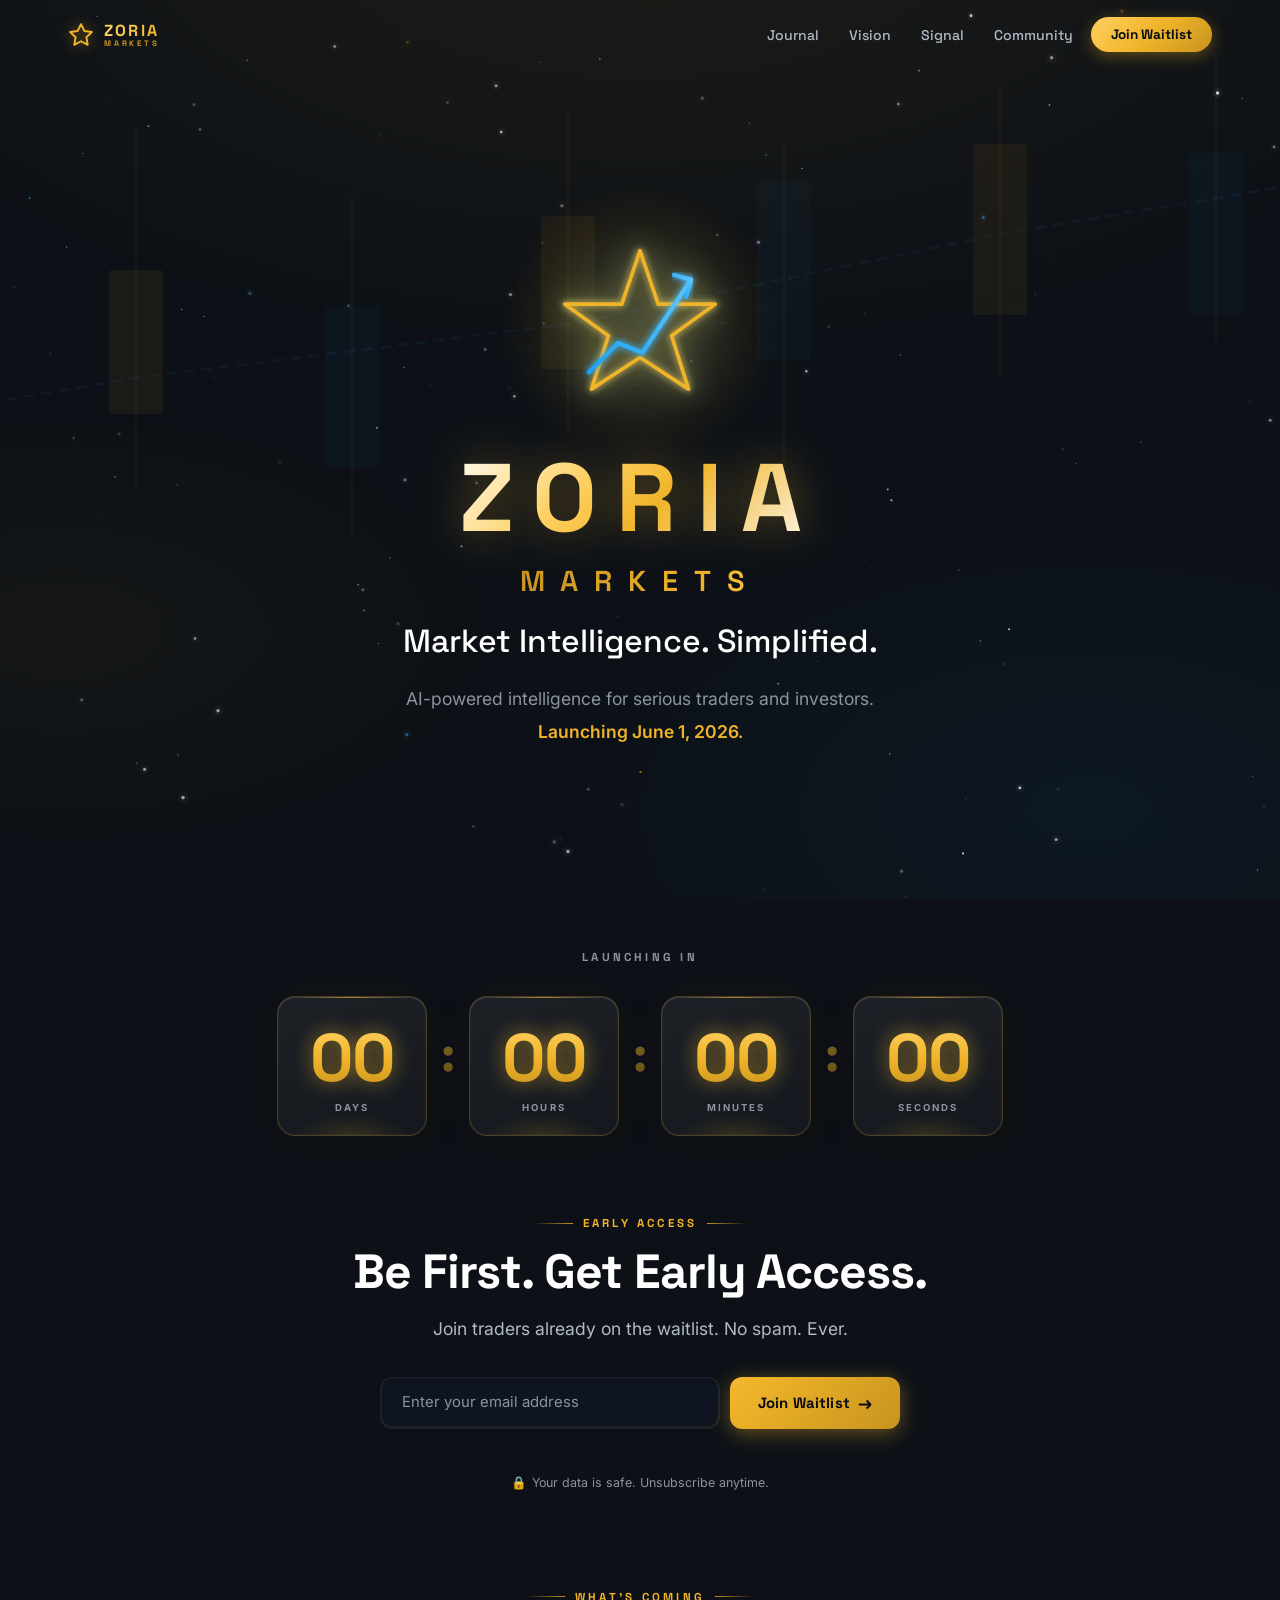
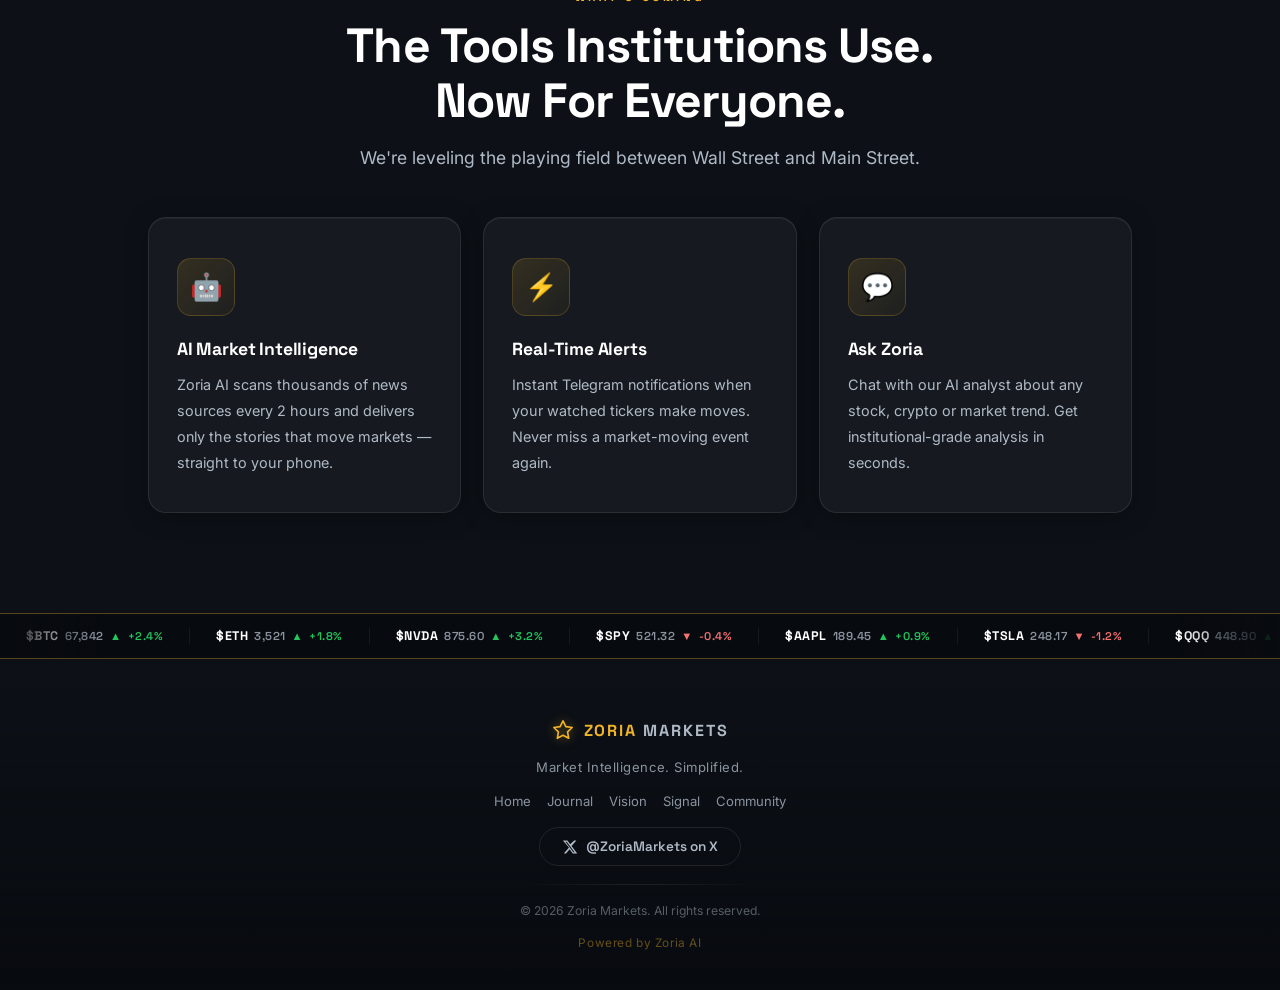
<file: index.html>
<!DOCTYPE html>
<html lang="en">
<head>
<meta charset="UTF-8"/>
<meta name="viewport" content="width=device-width,initial-scale=1.0"/>
<meta name="description" content="Zoria Markets — AI-powered market intelligence for serious traders and investors. Launching June 1, 2026."/>
<meta name="theme-color" content="#0D1117"/>
<title>Zoria Markets — Market Intelligence. Simplified.</title>
<link rel="preconnect" href="https://fonts.googleapis.com"/>
<link rel="preconnect" href="https://fonts.gstatic.com" crossorigin/>
<link href="https://fonts.googleapis.com/css2?family=Inter:wght@300;400;500;600;700&family=Space+Grotesk:wght@400;500;600;700;800&display=swap" rel="stylesheet"/>
<style>
@property --angle{syntax:'<angle>';initial-value:0deg;inherits:false}
:root{
  --bg:#0D1117;--bg-deep:#080b10;--bg-card:rgba(255,255,255,0.04);
  --gold:#F0B429;--gold-b:#FFD060;--gold-d:#C8941F;
  --gold-g:rgba(240,180,41,0.35);--gold-gs:rgba(240,180,41,0.18);--gold-gx:rgba(240,180,41,0.08);
  --blue:#1DA1F2;--blue-b:#60C8FF;
  --green:#22C55E;--red:#F87171;
  --white:#fff;--gray:#8B949E;--gray-l:#B0BAC6;
  --border:rgba(255,255,255,0.09);--border-g:rgba(240,180,41,0.25);
  --glass:blur(14px);--r:18px;--r-sm:12px;--r-xs:8px;
  --t:.3s cubic-bezier(.4,0,.2,1);
  --fh:'Space Grotesk',-apple-system,sans-serif;
  --fb:'Inter',-apple-system,sans-serif;
}
*,*::before,*::after{box-sizing:border-box;margin:0;padding:0}
html{scroll-behavior:smooth;-webkit-text-size-adjust:100%}
body{font-family:var(--fb);background:var(--bg);color:var(--white);min-height:100vh;overflow-x:hidden;-webkit-font-smoothing:antialiased;padding-top:70px}
a{color:inherit;text-decoration:none}
button{font-family:inherit;cursor:pointer}
#starfield{position:fixed;inset:0;z-index:0;pointer-events:none}
body::before{content:'';position:fixed;inset:0;z-index:1;pointer-events:none;background:radial-gradient(ellipse 70% 50% at 50% -10%,rgba(240,180,41,.07) 0%,transparent 100%),radial-gradient(ellipse 45% 35% at 85% 90%,rgba(29,161,242,.05) 0%,transparent 100%),radial-gradient(ellipse 35% 25% at 5% 70%,rgba(240,180,41,.04) 0%,transparent 100%)}
.page-wrap{position:relative;z-index:2}

/* NAV */
.nav{position:fixed;top:0;left:0;right:0;z-index:100;height:70px;transition:background var(--t),box-shadow var(--t),border-color var(--t);border-bottom:1px solid transparent}
.nav.scrolled{background:rgba(8,11,16,.9);backdrop-filter:var(--glass);-webkit-backdrop-filter:var(--glass);border-bottom-color:var(--border);box-shadow:0 4px 30px rgba(0,0,0,.5)}
.nav-inner{max-width:1200px;margin:0 auto;padding:0 28px;height:100%;display:flex;align-items:center;justify-content:space-between;gap:24px}
.nav-logo{display:flex;align-items:center;gap:10px;flex-shrink:0}
.nav-star{width:26px;height:26px;filter:drop-shadow(0 0 6px rgba(240,180,41,.5))}
.nav-brand{font-family:var(--fh);font-weight:800;line-height:1;display:flex;flex-direction:column}
.nav-z{font-size:1rem;letter-spacing:.14em;background:linear-gradient(90deg,var(--gold-b),var(--gold),var(--gold-b));background-size:200%;-webkit-background-clip:text;-webkit-text-fill-color:transparent;background-clip:text;animation:shimmer 4s linear infinite}
.nav-m{font-size:.5rem;letter-spacing:.35em;color:var(--gold-d);-webkit-text-fill-color:var(--gold-d)}
.nav-links{display:flex;align-items:center;gap:6px}
.nav-link{font-family:var(--fh);font-size:.88rem;font-weight:500;color:var(--gray-l);padding:7px 12px;border-radius:var(--r-xs);transition:color var(--t),background var(--t);white-space:nowrap}
.nav-link:hover{color:var(--white);background:rgba(255,255,255,.06)}
.nav-link.active{color:var(--gold)}
.nav-cta{font-family:var(--fh);font-size:.85rem;font-weight:700;color:var(--bg-deep);background:linear-gradient(135deg,var(--gold-b),var(--gold),var(--gold-d));padding:9px 20px;border-radius:50px;white-space:nowrap;transition:transform var(--t),box-shadow var(--t);box-shadow:0 4px 16px rgba(240,180,41,.35)}
.nav-cta:hover{transform:translateY(-2px);box-shadow:0 8px 24px rgba(240,180,41,.5)}
.hamburger{display:none;flex-direction:column;gap:5px;background:none;border:none;padding:6px}
.hamburger span{display:block;width:22px;height:2px;background:var(--white);border-radius:2px;transition:transform var(--t),opacity var(--t);transform-origin:center}
.hamburger.open span:nth-child(1){transform:translateY(7px) rotate(45deg)}
.hamburger.open span:nth-child(2){opacity:0}
.hamburger.open span:nth-child(3){transform:translateY(-7px) rotate(-45deg)}

/* TICKER */
.ticker-wrap{position:relative;z-index:2;background:rgba(8,11,16,.96);border-top:1px solid rgba(240,180,41,.35);border-bottom:1px solid rgba(240,180,41,.35);overflow:hidden;height:46px;display:flex;align-items:center}
.ticker-wrap::before,.ticker-wrap::after{content:'';position:absolute;top:0;bottom:0;width:100px;z-index:3;pointer-events:none}
.ticker-wrap::before{left:0;background:linear-gradient(to right,rgba(8,11,16,1),transparent)}
.ticker-wrap::after{right:0;background:linear-gradient(to left,rgba(8,11,16,1),transparent)}
.ticker-inner{display:flex;white-space:nowrap;animation:tickerScroll 45s linear infinite;will-change:transform}
.ticker-inner:hover{animation-play-state:paused}
@keyframes tickerScroll{from{transform:translateX(0)}to{transform:translateX(-50%)}}
.ticker-item{display:inline-flex;align-items:center;gap:6px;padding:0 26px;font-family:var(--fh);font-size:.78rem;font-weight:600;letter-spacing:.04em;border-right:1px solid rgba(255,255,255,.06)}
.t-sym{color:var(--white);font-weight:700}
.t-px{color:var(--gray);font-size:.72rem}
.t-arr,.t-chg{font-size:.7rem}
.t-arr.up,.t-chg.up{color:var(--green)}
.t-arr.dn,.t-chg.dn{color:var(--red)}

/* FOOTER */
.site-footer{position:relative;z-index:2;padding:60px 24px 40px;background:linear-gradient(to top,rgba(8,11,16,.99) 0%,transparent 100%)}
.footer-inner{max-width:700px;margin:0 auto;display:flex;flex-direction:column;align-items:center;gap:18px;text-align:center}
.footer-brand{display:flex;align-items:center;gap:10px}
.footer-star{width:22px;height:22px;filter:drop-shadow(0 0 5px rgba(240,180,41,.5))}
.footer-name{font-family:var(--fh);font-size:1rem;font-weight:800;letter-spacing:.12em}
.footer-z{color:var(--gold)}
.footer-mk{color:var(--gray-l)}
.footer-tagline{font-size:.82rem;color:var(--gray);letter-spacing:.04em}
.footer-nav{display:flex;flex-wrap:wrap;justify-content:center;gap:4px 16px}
.footer-nav a{font-size:.82rem;color:var(--gray);transition:color var(--t)}
.footer-nav a:hover{color:var(--white)}
.footer-social{display:inline-flex;align-items:center;gap:8px;font-family:var(--fh);font-size:.85rem;font-weight:600;color:var(--gray-l);padding:10px 22px;border:1px solid var(--border);border-radius:50px;transition:all var(--t)}
.footer-social svg{width:16px;height:16px;fill:currentColor}
.footer-social:hover{color:var(--white);border-color:rgba(255,255,255,.2);background:rgba(255,255,255,.05)}
.footer-divider{width:240px;height:1px;background:linear-gradient(to right,transparent,var(--border),transparent)}
.footer-copy{font-size:.76rem;color:rgba(139,148,158,.6)}
.footer-powered{font-size:.74rem;color:rgba(240,180,41,.4);letter-spacing:.05em}

/* SHARED */
.section-inner{max-width:1040px;margin:0 auto;padding:0 28px}
.s-label{font-family:var(--fh);font-size:.72rem;font-weight:700;letter-spacing:.28em;text-transform:uppercase;color:var(--gold);margin-bottom:14px;display:flex;align-items:center;gap:10px}
.s-label::before,.s-label::after{content:'';flex:1;max-width:40px;height:1px;background:linear-gradient(to right,transparent,var(--gold-d))}
.s-label::after{background:linear-gradient(to left,transparent,var(--gold-d))}
.s-title{font-family:var(--fh);font-size:clamp(1.9rem,4vw,3rem);font-weight:700;color:var(--white);letter-spacing:-.02em;margin-bottom:14px;line-height:1.15}
.s-sub{font-size:clamp(.95rem,2vw,1.1rem);color:var(--gray-l);line-height:1.78;max-width:640px}
.glass-card{background:var(--bg-card);border:1px solid var(--border);backdrop-filter:var(--glass);-webkit-backdrop-filter:var(--glass);border-radius:var(--r);transition:transform var(--t),box-shadow var(--t),border-color var(--t);box-shadow:0 1px 0 rgba(255,255,255,.05) inset,0 4px 24px rgba(0,0,0,.3)}
.glass-card:hover{transform:translateY(-6px);border-color:var(--border-g);box-shadow:0 1px 0 rgba(255,255,255,.08) inset,0 20px 50px rgba(0,0,0,.45),0 0 40px var(--gold-gx)}
.gold-card{border-color:var(--border-g)!important;box-shadow:0 0 0 1px rgba(240,180,41,.08),0 4px 30px rgba(0,0,0,.35),0 0 50px var(--gold-gx)!important}
.icon-box{display:inline-flex;align-items:center;justify-content:center;width:58px;height:58px;border-radius:14px;background:linear-gradient(135deg,rgba(240,180,41,.14) 0%,rgba(240,180,41,.04) 100%);border:1px solid rgba(240,180,41,.2);font-size:1.65rem;margin-bottom:22px;transition:transform var(--t),box-shadow var(--t);flex-shrink:0}
.glass-card:hover .icon-box,.tilt-card:hover .icon-box{transform:scale(1.1) rotate(-4deg);box-shadow:0 0 22px rgba(240,180,41,.25)}
.btn-gold{display:inline-flex;align-items:center;gap:8px;padding:14px 28px;background:linear-gradient(135deg,var(--gold-b) 0%,var(--gold) 50%,var(--gold-d) 100%);background-size:200%;background-position:100% 0;border:none;border-radius:50px;color:var(--bg-deep);font-family:var(--fh);font-size:.95rem;font-weight:700;cursor:pointer;letter-spacing:.02em;white-space:nowrap;transition:background-position .4s,transform var(--t),box-shadow var(--t);box-shadow:0 4px 20px rgba(240,180,41,.4),0 1px 0 rgba(255,255,255,.25) inset;overflow:hidden;position:relative}
.btn-gold::after{content:'';position:absolute;top:0;left:-100%;width:60%;height:100%;background:linear-gradient(90deg,transparent,rgba(255,255,255,.22),transparent);transform:skewX(-20deg);transition:left .5s}
.btn-gold:hover{background-position:0% 0;transform:translateY(-2px);box-shadow:0 8px 32px rgba(240,180,41,.55),0 1px 0 rgba(255,255,255,.25) inset}
.btn-gold:hover::after{left:160%}
.email-row{display:flex;gap:10px;max-width:520px}
.input-wrap{position:relative;flex:1;border-radius:var(--r-sm);padding:1.5px;background:rgba(255,255,255,.07)}
.input-wrap::before{content:'';position:absolute;inset:0;border-radius:inherit;background:conic-gradient(from var(--angle),var(--gold-d),var(--gold-b),var(--blue),var(--gold-d));opacity:0;transition:opacity .4s;animation:borderSpin 3s linear infinite}
.input-wrap.input-focused::before{opacity:1}
@keyframes borderSpin{to{--angle:360deg}}
.email-input{position:relative;z-index:1;display:block;width:100%;padding:15px 20px;background:#0e1520;border:none;border-radius:calc(var(--r-sm) - 1.5px);color:var(--white);font-family:var(--fb);font-size:.93rem;outline:none;-webkit-appearance:none}
.email-input::placeholder{color:var(--gray)}
.email-input.shake{animation:shake .4s ease}
@keyframes shake{0%,100%{transform:translateX(0)}20%{transform:translateX(-7px)}40%{transform:translateX(7px)}60%{transform:translateX(-4px)}80%{transform:translateX(4px)}}
.form-error{font-size:.82rem;color:#F87171;margin-top:8px;min-height:18px}
.success-msg{display:flex;align-items:center;justify-content:center;gap:12px;padding:18px 28px;background:rgba(240,180,41,.1);border:1px solid rgba(240,180,41,.3);border-radius:var(--r-sm);font-family:var(--fh);font-weight:600;color:var(--gold);animation:popIn .45s cubic-bezier(.22,1,.36,1)}
@keyframes popIn{from{opacity:0;transform:scale(.93) translateY(8px)}to{opacity:1;transform:scale(1) translateY(0)}}
.badge{display:inline-flex;align-items:center;gap:5px;padding:4px 12px;border-radius:50px;font-family:var(--fh);font-size:.7rem;font-weight:700;letter-spacing:.06em;text-transform:uppercase}
.badge-gold{background:rgba(240,180,41,.15);color:var(--gold);border:1px solid rgba(240,180,41,.3)}
.badge-blue{background:rgba(29,161,242,.12);color:var(--blue);border:1px solid rgba(29,161,242,.25)}
.badge-green{background:rgba(34,197,94,.12);color:var(--green);border:1px solid rgba(34,197,94,.25)}
.badge-gray{background:rgba(255,255,255,.06);color:var(--gray);border:1px solid var(--border)}
.badge-live{background:rgba(34,197,94,.12);color:var(--green);border:1px solid rgba(34,197,94,.25)}
.badge-live::before{content:'';width:6px;height:6px;border-radius:50%;background:var(--green);animation:livePulse 1.4s ease infinite}
@keyframes livePulse{0%,100%{opacity:1;transform:scale(1)}50%{opacity:.4;transform:scale(.7)}}
.fade-up{opacity:0;transform:translateY(36px);transition:opacity .75s cubic-bezier(.22,1,.36,1),transform .75s cubic-bezier(.22,1,.36,1);transition-delay:var(--delay,0s)}
.fade-up.visible{opacity:1;transform:translateY(0)}
.trust-note{font-size:.78rem;color:var(--gray);display:flex;align-items:center;justify-content:center;gap:5px;margin-top:14px}
@keyframes shimmer{0%{background-position:200% center}100%{background-position:-200% center}}
@keyframes floatY{0%,100%{transform:translateY(0)}50%{transform:translateY(-10px)}}
@keyframes glow{0%,100%{opacity:.55;transform:scale(.95)}50%{opacity:1;transform:scale(1.18)}}

/* HERO */
.chart-bg{position:fixed;inset:0;z-index:1;pointer-events:none;overflow:hidden}
.chart-svg{width:100%;height:100%;min-height:400px}
.hero{min-height:calc(100vh - 70px);display:flex;align-items:center;justify-content:center;padding:60px 24px 40px;text-align:center}
.hero-inner{display:flex;flex-direction:column;align-items:center;gap:22px;max-width:720px}
.logo-wrap{position:relative;display:flex;align-items:center;justify-content:center;margin-bottom:4px}
.logo-halo{position:absolute;width:280px;height:280px;border-radius:50%;background:radial-gradient(ellipse at center,rgba(240,180,41,.2) 0%,rgba(240,180,41,.06) 50%,transparent 72%);animation:glow 3.5s ease-in-out infinite;z-index:0}
.logo-halo::after{content:'';position:absolute;inset:30px;border-radius:50%;background:radial-gradient(ellipse at center,rgba(29,161,242,.1) 0%,transparent 70%);animation:glow 3.5s ease-in-out infinite reverse}
.logo-svg{position:relative;z-index:1;width:clamp(120px,22vw,170px);height:clamp(120px,22vw,170px);animation:floatY 7s ease-in-out infinite;filter:drop-shadow(0 0 14px rgba(240,180,41,.5)) drop-shadow(0 0 36px rgba(240,180,41,.22)) drop-shadow(0 0 3px rgba(29,161,242,.4))}
.brand-name{display:flex;flex-direction:column;align-items:center;gap:4px}
.brand-zoria{font-family:var(--fh);font-size:clamp(3rem,10vw,6rem);font-weight:800;letter-spacing:.2em;background:linear-gradient(135deg,var(--white) 0%,var(--gold-b) 35%,var(--gold) 55%,var(--white) 100%);-webkit-background-clip:text;-webkit-text-fill-color:transparent;background-clip:text;filter:drop-shadow(0 0 22px rgba(240,180,41,.4))}
.brand-markets{font-family:var(--fh);font-size:clamp(1rem,3.2vw,1.8rem);font-weight:600;letter-spacing:.55em;background:linear-gradient(90deg,var(--gold-d) 0%,var(--gold) 40%,var(--gold-b) 60%,var(--gold-d) 100%);background-size:200% auto;-webkit-background-clip:text;-webkit-text-fill-color:transparent;background-clip:text;animation:shimmer 4s linear infinite}
.tagline{font-family:var(--fh);font-size:clamp(1.2rem,3.5vw,2rem);font-weight:500;color:var(--white)}
.hero-sub{font-size:clamp(.95rem,2vw,1.1rem);color:var(--gray);line-height:1.85}
.hero-launch{color:var(--gold);font-weight:600}

/* COUNTDOWN */
.countdown-section{padding:50px 24px 70px;text-align:center}
.cd-eyebrow{font-family:var(--fh);font-size:.72rem;font-weight:700;letter-spacing:.28em;text-transform:uppercase;color:var(--gray);margin-bottom:32px}
.cd-grid{display:flex;align-items:center;justify-content:center;gap:14px;flex-wrap:wrap}
.cd-box{position:relative;display:flex;flex-direction:column;align-items:center;justify-content:center;background:linear-gradient(160deg,rgba(255,255,255,.07) 0%,rgba(255,255,255,.03) 100%);border:1px solid rgba(240,180,41,.22);backdrop-filter:var(--glass);-webkit-backdrop-filter:var(--glass);border-radius:var(--r);padding:28px 32px 22px;min-width:clamp(84px,18vw,124px);box-shadow:0 0 0 1px rgba(255,255,255,.04) inset,0 1px 0 rgba(255,255,255,.1) inset,0 6px 28px rgba(0,0,0,.4),0 0 40px rgba(240,180,41,.06);overflow:hidden;transition:box-shadow var(--t),transform var(--t),border-color var(--t)}
.cd-box::before{content:'';position:absolute;top:0;left:15%;right:15%;height:1px;background:linear-gradient(90deg,transparent,rgba(240,180,41,.6),transparent)}
.cd-box::after{content:'';position:absolute;bottom:-20px;left:50%;transform:translateX(-50%);width:80%;height:40px;border-radius:50%;background:radial-gradient(ellipse,rgba(240,180,41,.14) 0%,transparent 70%)}
.cd-box:hover{transform:translateY(-5px) scale(1.02);border-color:rgba(240,180,41,.45);box-shadow:0 0 0 1px rgba(255,255,255,.06) inset,0 12px 44px rgba(0,0,0,.5),0 0 60px rgba(240,180,41,.18)}
.cd-num{font-family:var(--fh);font-size:clamp(2.4rem,6.5vw,4.2rem);font-weight:800;line-height:1;letter-spacing:-.03em;background:linear-gradient(180deg,var(--gold-b) 0%,var(--gold) 50%,var(--gold-d) 100%);-webkit-background-clip:text;-webkit-text-fill-color:transparent;background-clip:text;filter:drop-shadow(0 0 10px rgba(240,180,41,.6))}
.cd-num.flip{animation:numFlip .18s ease}
@keyframes numFlip{40%{transform:scaleY(.7);opacity:.6}}
.cd-unit{font-size:.6rem;font-weight:700;letter-spacing:.22em;color:var(--gray);margin-top:10px;text-transform:uppercase}
.cd-sep{font-family:var(--fh);font-size:clamp(1.8rem,4.5vw,3rem);font-weight:800;padding-bottom:24px;background:linear-gradient(180deg,var(--gold),var(--gold-d));-webkit-background-clip:text;-webkit-text-fill-color:transparent;background-clip:text;opacity:.5;animation:sepBlink 1s step-end infinite}
@keyframes sepBlink{50%{opacity:.1}}

/* WAITLIST */
.waitlist-section{padding:10px 24px 80px;text-align:center}
.waitlist-inner{max-width:580px;margin:0 auto}
.waitlist-form{margin:14px 0 20px}
.join-btn{position:relative;display:flex;align-items:center;gap:8px;padding:0 28px;height:52px;background:linear-gradient(135deg,var(--gold-b) 0%,var(--gold) 50%,var(--gold-d) 100%);background-size:200%;background-position:100% 0;border:none;border-radius:var(--r-sm);color:var(--bg-deep);font-family:var(--fh);font-size:.93rem;font-weight:700;cursor:pointer;white-space:nowrap;letter-spacing:.01em;transition:background-position .4s,transform var(--t),box-shadow var(--t);box-shadow:0 4px 20px rgba(240,180,41,.4);overflow:hidden}
.join-btn::after{content:'';position:absolute;top:0;left:-100%;width:60%;height:100%;background:linear-gradient(90deg,transparent,rgba(255,255,255,.22),transparent);transform:skewX(-20deg);transition:left .5s}
.join-btn:hover{background-position:0% 0;transform:translateY(-2px);box-shadow:0 8px 32px rgba(240,180,41,.55)}
.join-btn:hover::after{left:160%}
.join-btn:disabled{opacity:.6;cursor:not-allowed;transform:none}
.btn-arrow{font-size:1.1rem;transition:transform var(--t)}
.join-btn:hover .btn-arrow{transform:translateX(3px)}

/* FEATURES */
.features-section{padding:20px 24px 100px}
.features-grid{display:grid;grid-template-columns:repeat(3,1fr);gap:22px;max-width:1040px;margin:0 auto}
.feature-card{position:relative;padding:40px 28px 36px;text-align:left;overflow:hidden}
.feature-card::before{content:'';position:absolute;inset:0;border-radius:var(--r);background:linear-gradient(135deg,rgba(240,180,41,.06) 0%,transparent 55%);opacity:0;transition:opacity var(--t);pointer-events:none}
.feature-card:hover::before{opacity:1}
.card-title{font-family:var(--fh);font-size:1.1rem;font-weight:700;color:var(--white);margin-bottom:12px;letter-spacing:-.01em}
.card-text{font-size:.9rem;color:var(--gray-l);line-height:1.8}

/* JOURNAL */
.journal-hero{padding:80px 28px 60px;text-align:center}
.featured-post{padding:40px 44px;margin-bottom:40px;text-align:left;display:grid;grid-template-columns:1fr auto;gap:24px;align-items:start}
.post-meta{display:flex;align-items:center;gap:12px;margin-bottom:16px;flex-wrap:wrap}
.post-date,.post-read{font-size:.78rem;color:var(--gray)}
.featured-post .post-title{font-family:var(--fh);font-size:clamp(1.4rem,3vw,2rem);font-weight:700;color:var(--white);line-height:1.3;margin-bottom:16px;letter-spacing:-.02em}
.featured-post .post-preview{font-size:.95rem;color:var(--gray-l);line-height:1.78;margin-bottom:24px;max-width:600px}
.articles-grid{display:grid;grid-template-columns:repeat(3,1fr);gap:22px;margin-bottom:80px}
.article-card{padding:32px 26px;text-align:left}
.article-card .post-title{font-family:var(--fh);font-size:1.05rem;font-weight:700;color:var(--white);line-height:1.4;margin-bottom:12px;letter-spacing:-.01em}
.article-card .post-preview{font-size:.87rem;color:var(--gray-l);line-height:1.75;margin-bottom:18px}
.article-card .post-meta{margin-bottom:0}
.read-link{display:inline-flex;align-items:center;gap:6px;font-family:var(--fh);font-size:.84rem;font-weight:600;color:var(--gold);transition:gap var(--t)}
.read-link:hover{gap:10px}
.journal-subscribe{padding:70px 28px 90px;text-align:center}
.subscribe-box{max-width:580px;margin:0 auto;padding:50px 44px}

/* VISION */
.vision-hero{padding:80px 28px 70px;text-align:center}
.problem-section{padding:70px 28px;background:linear-gradient(180deg,transparent,rgba(240,180,41,.03) 50%,transparent)}
.problem-heading{font-family:var(--fh);font-size:clamp(2.5rem,6vw,4.5rem);font-weight:800;letter-spacing:-.03em;background:linear-gradient(135deg,var(--gold-b),var(--gold));-webkit-background-clip:text;-webkit-text-fill-color:transparent;background-clip:text;margin-bottom:28px;line-height:1}
.problem-text{font-size:clamp(1rem,2.2vw,1.2rem);color:var(--gray-l);line-height:1.9;max-width:640px}
.problem-text strong{color:var(--white);font-weight:600}
.solution-section{padding:70px 28px;text-align:center}
.vision-cards{display:grid;grid-template-columns:repeat(3,1fr);gap:22px;max-width:1000px;margin:0 auto}
.vision-card{padding:40px 28px;text-align:left}
.roadmap-section{padding:80px 28px 100px}
.roadmap{position:relative;max-width:900px;margin:50px auto 0}
.roadmap::before{content:'';position:absolute;left:50%;top:0;bottom:0;width:2px;background:linear-gradient(to bottom,transparent,var(--border-g) 15%,var(--border-g) 85%,transparent);transform:translateX(-50%)}
.rm-item{position:relative;display:grid;grid-template-columns:1fr 60px 1fr;gap:0 20px;margin-bottom:50px;align-items:start}
.rm-item:nth-child(odd) .rm-card{grid-column:1;grid-row:1;justify-self:end;text-align:right}
.rm-item:nth-child(odd) .rm-dot{grid-column:2;grid-row:1}
.rm-item:nth-child(odd) .rm-spacer{grid-column:3;grid-row:1}
.rm-item:nth-child(even) .rm-spacer{grid-column:1;grid-row:1}
.rm-item:nth-child(even) .rm-dot{grid-column:2;grid-row:1}
.rm-item:nth-child(even) .rm-card{grid-column:3;grid-row:1}
.rm-dot{display:flex;align-items:flex-start;justify-content:center;padding-top:18px}
.rm-dot-inner{width:16px;height:16px;border-radius:50%;background:var(--gold);border:2px solid var(--bg);box-shadow:0 0 0 3px rgba(240,180,41,.3),0 0 16px rgba(240,180,41,.4);position:relative;z-index:1}
.rm-item.dim .rm-dot-inner{background:var(--gray);box-shadow:0 0 0 3px rgba(139,148,158,.2)}
.rm-card{padding:24px 28px;max-width:380px}
.rm-eyebrow{font-family:var(--fh);font-size:.72rem;font-weight:700;letter-spacing:.14em;color:var(--gold);margin-bottom:8px;display:flex;align-items:center;gap:8px}
.rm-item.dim .rm-eyebrow{color:var(--gray)}
.rm-item:nth-child(odd) .rm-eyebrow{justify-content:flex-end}
.rm-title{font-family:var(--fh);font-size:1rem;font-weight:700;color:var(--white);margin-bottom:10px;line-height:1.3}
.rm-desc{font-size:.88rem;color:var(--gray-l);line-height:1.75}
.rm-badge{display:inline-flex;margin-top:12px}
.join-movement{padding:80px 28px;text-align:center;background:linear-gradient(180deg,transparent,rgba(240,180,41,.03) 50%,transparent)}
.movement-box{max-width:600px;margin:0 auto;padding:60px 48px}

/* SIGNAL */
.signal-hero{padding:80px 28px 60px;text-align:center}
.hero-icon{font-size:3.5rem;margin-bottom:16px;display:block;filter:drop-shadow(0 0 20px rgba(240,180,41,.5));animation:floatY 5s ease-in-out infinite}
.terminal-section{padding:20px 28px 70px}
.terminal-wrap{position:relative;max-width:680px;margin:0 auto}
.terminal{background:#050810;border:1px solid rgba(240,180,41,.3);border-radius:var(--r);overflow:hidden;font-family:'JetBrains Mono','Courier New',monospace;font-size:.84rem;box-shadow:0 0 60px rgba(240,180,41,.1),0 20px 60px rgba(0,0,0,.6)}
.term-header{display:flex;align-items:center;justify-content:space-between;padding:14px 20px;background:rgba(240,180,41,.07);border-bottom:1px solid rgba(240,180,41,.2)}
.term-title{font-weight:700;color:var(--gold);letter-spacing:.06em;font-size:.82rem}
.term-live{display:flex;align-items:center;gap:6px;font-size:.72rem;color:var(--green);font-weight:600}
.term-live-dot{width:7px;height:7px;border-radius:50%;background:var(--green);animation:livePulse 1.4s ease infinite}
.term-updated{font-size:.72rem;color:var(--gray);padding:8px 20px;border-bottom:1px solid rgba(255,255,255,.05)}
.term-section{padding:16px 20px 14px;border-bottom:1px solid rgba(255,255,255,.05)}
.term-section:last-child{border-bottom:none}
.term-section-title{font-size:.7rem;font-weight:700;letter-spacing:.14em;color:var(--gray);margin-bottom:12px;padding-bottom:8px;border-bottom:1px solid rgba(255,255,255,.05)}
.term-row{display:flex;align-items:center;gap:10px;padding:5px 0;font-size:.82rem}
.term-ticker{color:var(--white);font-weight:700;min-width:56px}
.term-change{min-width:70px;font-weight:600}
.term-change.up{color:var(--green)}
.term-change.dn{color:var(--red)}
.term-sentiment{font-size:.75rem;padding:2px 10px;border-radius:50px;font-weight:600}
.term-sentiment.bull{background:rgba(34,197,94,.12);color:var(--green)}
.term-sentiment.bear{background:rgba(248,113,113,.12);color:var(--red)}
.term-options-row{padding:7px 0;border-bottom:1px solid rgba(255,255,255,.03)}
.term-options-row:last-child{border-bottom:none}
.term-opt-name{color:var(--gold);font-weight:700;margin-bottom:3px}
.term-opt-detail{color:var(--gray);font-size:.78rem}
.term-sentiment-row{display:flex;align-items:center;gap:12px;padding:5px 0}
.term-s-label{color:var(--gray-l);min-width:70px;font-size:.8rem}
.term-bar-wrap{flex:1;height:8px;background:rgba(255,255,255,.07);border-radius:4px;overflow:hidden}
.term-bar-fill{height:100%;border-radius:4px;background:linear-gradient(to right,var(--green),rgba(34,197,94,.5))}
.term-s-pct{color:var(--green);font-weight:700;min-width:40px;font-size:.8rem}
.terminal-overlay{position:absolute;inset:0;border-radius:var(--r);backdrop-filter:blur(6px);-webkit-backdrop-filter:blur(6px);background:rgba(8,11,16,.6);display:flex;flex-direction:column;align-items:center;justify-content:center;gap:16px;text-align:center;padding:40px}
.overlay-lock{font-size:2.8rem;margin-bottom:4px}
.overlay-title{font-family:var(--fh);font-size:1.4rem;font-weight:700;color:var(--white)}
.overlay-sub{font-size:.9rem;color:var(--gray-l)}
.signal-features{padding:60px 28px 70px}
.signal-grid{display:grid;grid-template-columns:repeat(3,1fr);gap:22px;max-width:1000px;margin:0 auto}
.signal-waitlist{padding:20px 28px 100px;text-align:center}
.signal-waitlist-box{max-width:560px;margin:0 auto;padding:50px 44px}

/* COMMUNITY */
.community-hero{padding:80px 28px 60px;text-align:center}
.star-float{font-size:4rem;display:block;margin-bottom:16px;animation:floatY 5s ease-in-out infinite;filter:drop-shadow(0 0 24px rgba(240,180,41,.6))}
.launch-badge{display:inline-flex;align-items:center;gap:8px;padding:8px 20px;background:rgba(240,180,41,.08);border:1px solid rgba(240,180,41,.2);border-radius:50px;font-family:var(--fh);font-size:.82rem;font-weight:600;color:var(--gold-d);margin-top:10px}
.counter-section{padding:30px 28px 60px;text-align:center}
.counter-box{display:inline-flex;flex-direction:column;align-items:center;gap:12px;padding:36px 56px}
.counter-number{font-family:var(--fh);font-size:clamp(3.5rem,9vw,6rem);font-weight:800;letter-spacing:-.03em;background:linear-gradient(135deg,var(--gold-b),var(--gold));-webkit-background-clip:text;-webkit-text-fill-color:transparent;background-clip:text;filter:drop-shadow(0 0 16px rgba(240,180,41,.5));line-height:1}
.counter-label{font-size:.9rem;color:var(--gray-l);max-width:240px;text-align:center;line-height:1.5}
.community-features{padding:20px 28px 70px}
.community-grid{display:grid;grid-template-columns:repeat(3,1fr);gap:22px;max-width:1000px;margin:0 auto}
.community-card{padding:40px 28px;text-align:left}
.benefits-section{padding:60px 28px 70px;text-align:center}
.benefits-grid{display:grid;grid-template-columns:repeat(4,1fr);gap:18px;max-width:960px;margin:40px auto 0}
.benefit-card{padding:28px 20px;text-align:center;display:flex;flex-direction:column;align-items:center;gap:12px}
.benefit-icon{font-size:2rem}
.benefit-text{font-family:var(--fh);font-size:.92rem;font-weight:600;color:var(--white);line-height:1.4}
.founding-cta{padding:60px 28px 100px;text-align:center}
.founding-box{max-width:640px;margin:0 auto;padding:60px 48px}
.progress-wrap{margin:28px 0;text-align:left}
.progress-label{display:flex;justify-content:space-between;font-size:.8rem;color:var(--gray);margin-bottom:10px}
.progress-track{height:8px;background:rgba(255,255,255,.07);border-radius:4px;overflow:hidden}
.progress-fill{height:100%;width:0;border-radius:4px;background:linear-gradient(to right,var(--gold-d),var(--gold-b));box-shadow:0 0 12px rgba(240,180,41,.4);transition:width 1.6s cubic-bezier(.22,1,.36,1)}
.progress-note{font-size:.78rem;color:var(--gray);margin-top:8px}

/* RESPONSIVE */
@media(max-width:768px){
  .hamburger{display:flex}
  .nav-links{display:none;position:absolute;top:70px;left:0;right:0;background:rgba(8,11,16,.97);backdrop-filter:var(--glass);-webkit-backdrop-filter:var(--glass);border-bottom:1px solid var(--border);flex-direction:column;padding:16px 24px 24px;gap:4px}
  .nav-links.open{display:flex}
  .nav-link{padding:12px 14px;font-size:.95rem}
  .nav-cta{text-align:center;margin-top:8px;padding:13px;border-radius:var(--r-sm)}
  .features-grid,.articles-grid,.vision-cards,.signal-grid,.community-grid{grid-template-columns:1fr;max-width:500px;margin-left:auto;margin-right:auto}
  .benefits-grid{grid-template-columns:repeat(2,1fr)}
  .featured-post{grid-template-columns:1fr;padding:28px 24px}
  .cd-box{padding:20px 22px 16px;min-width:74px}
  .cd-sep{font-size:2rem}
  .cd-grid{gap:10px}
  .roadmap::before{left:24px}
  .rm-item{grid-template-columns:50px 1fr;gap:0 16px}
  .rm-item:nth-child(odd) .rm-card,.rm-item:nth-child(even) .rm-card{grid-column:2;grid-row:1;justify-self:start;text-align:left;max-width:100%}
  .rm-item:nth-child(odd) .rm-dot,.rm-item:nth-child(even) .rm-dot{grid-column:1;grid-row:1}
  .rm-item .rm-spacer{display:none}
  .rm-item:nth-child(odd) .rm-eyebrow{justify-content:flex-start}
  .movement-box,.subscribe-box,.signal-waitlist-box,.founding-box{padding:36px 28px}
  .email-row{flex-direction:column}
  .email-row .btn-gold,.join-btn{width:100%;justify-content:center;border-radius:var(--r-sm);height:52px}
}
@media(max-width:480px){
  body{padding-top:64px}
  .nav{height:64px}
  .nav-links{top:64px}
  .brand-zoria{letter-spacing:.12em}
  .brand-markets{letter-spacing:.38em}
  .cd-box{padding:14px 16px 12px;min-width:64px;border-radius:13px}
  .cd-sep{font-size:1.5rem;padding-bottom:14px}
  .cd-grid{gap:7px}
  .benefits-grid{grid-template-columns:1fr 1fr}
  .founding-box{padding:32px 22px}
}
@media(prefers-reduced-motion:reduce){
  *,*::before,*::after{animation-duration:.01ms!important;animation-iteration-count:1!important;transition-duration:.01ms!important}
  .ticker-inner,.logo-svg,.logo-halo,.brand-markets{animation:none}
}
</style>
</head>
<body data-page="home">

<canvas id="starfield"></canvas>
<div class="chart-bg" aria-hidden="true">
  <svg class="chart-svg" viewBox="0 0 1200 500" preserveAspectRatio="xMidYMid slice" xmlns="http://www.w3.org/2000/svg">
    <g opacity="0.04" stroke="#F0B429" fill="none" stroke-width="1.5">
      <line x1="80" y1="90" x2="80" y2="310"/><line x1="200" y1="130" x2="200" y2="330"/><line x1="320" y1="70" x2="320" y2="270"/>
      <line x1="440" y1="110" x2="440" y2="300"/><line x1="560" y1="60" x2="560" y2="240"/><line x1="680" y1="80" x2="680" y2="260"/>
      <line x1="800" y1="50" x2="800" y2="210"/><line x1="920" y1="30" x2="920" y2="190"/><line x1="1040" y1="40" x2="1040" y2="190"/><line x1="1140" y1="15" x2="1140" y2="160"/>
    </g>
    <g opacity="0.055" fill="#F0B429">
      <rect x="65" y="180" width="30" height="90" rx="2"/><rect x="305" y="150" width="30" height="80" rx="2"/>
      <rect x="545" y="120" width="30" height="85" rx="2"/><rect x="785" y="80" width="30" height="95" rx="2"/>
      <rect x="1025" y="80" width="30" height="90" rx="2"/>
    </g>
    <g opacity="0.035" fill="#1DA1F2">
      <rect x="185" y="160" width="30" height="110" rx="2"/><rect x="425" y="170" width="30" height="90" rx="2"/>
      <rect x="665" y="100" width="30" height="100" rx="2"/><rect x="905" y="85" width="30" height="90" rx="2"/>
    </g>
    <polyline points="80,250 320,210 560,180 800,130 1040,90 1140,55" stroke="#1DA1F2" stroke-width="1.5" fill="none" opacity="0.07" stroke-dasharray="6,4"/>
  </svg>
</div>

<nav class="nav" id="nav">
  <div class="nav-inner">
    <a href="index.html" class="nav-logo" aria-label="Zoria Markets home">
      <svg class="nav-star" viewBox="0 0 24 24" xmlns="http://www.w3.org/2000/svg" aria-hidden="true"><polygon points="12,2 15.09,8.26 22,9.27 17,14.14 18.18,21.02 12,17.77 5.82,21.02 7,14.14 2,9.27 8.91,8.26" fill="none" stroke="#F0B429" stroke-width="1.8" stroke-linejoin="round"/></svg>
      <span class="nav-brand"><span class="nav-z">ZORIA</span><span class="nav-m">MARKETS</span></span>
    </a>
    <div class="nav-links" id="nav-links">
      <a href="journal.html" class="nav-link" data-nav="journal">Journal</a>
      <a href="vision.html" class="nav-link" data-nav="vision">Vision</a>
      <a href="signal.html" class="nav-link" data-nav="signal">Signal</a>
      <a href="community.html" class="nav-link" data-nav="community">Community</a>
      <a href="#waitlist" class="nav-cta">Join Waitlist</a>
    </div>
    <button class="hamburger" id="hamburger" aria-label="Toggle menu" aria-expanded="false"><span></span><span></span><span></span></button>
  </div>
</nav>

<div class="page-wrap">

  <section class="hero" id="hero">
    <div class="hero-inner fade-up">
      <div class="logo-wrap">
        <div class="logo-halo" aria-hidden="true"></div>
        <svg class="logo-svg" viewBox="0 0 140 140" xmlns="http://www.w3.org/2000/svg" role="img" aria-label="Zoria Markets logo">
          <defs>
            <filter id="gg"><feGaussianBlur stdDeviation="3" result="cb"/><feMerge><feMergeNode in="cb"/><feMergeNode in="SourceGraphic"/></feMerge></filter>
            <filter id="gb"><feGaussianBlur stdDeviation="2.5" result="cb"/><feMerge><feMergeNode in="cb"/><feMergeNode in="SourceGraphic"/></feMerge></filter>
            <linearGradient id="ag" x1="0%" y1="100%" x2="100%" y2="0%"><stop offset="0%" stop-color="#1DA1F2"/><stop offset="100%" stop-color="#60C8FF"/></linearGradient>
          </defs>
          <polygon points="70,8 85,52 132,52 96,78 110,122 70,96 30,122 44,78 8,52 55,52" fill="none" stroke="#F0B429" stroke-width="3" stroke-linejoin="round" filter="url(#gg)"/>
          <polyline points="28,108 52,84 72,92 96,56 112,32" fill="none" stroke="url(#ag)" stroke-width="3.5" stroke-linecap="round" stroke-linejoin="round" filter="url(#gb)"/>
          <polyline points="98,28 112,32 108,46" fill="none" stroke="url(#ag)" stroke-width="3.5" stroke-linecap="round" stroke-linejoin="round" filter="url(#gb)"/>
        </svg>
      </div>
      <div class="brand-name">
        <span class="brand-zoria">ZORIA</span>
        <span class="brand-markets">MARKETS</span>
      </div>
      <h1 class="tagline">Market Intelligence. Simplified.</h1>
      <p class="hero-sub">AI-powered intelligence for serious traders and investors.<br><span class="hero-launch">Launching June 1, 2026.</span></p>
    </div>
  </section>

  <section class="countdown-section fade-up" id="countdown">
    <p class="cd-eyebrow">Launching in</p>
    <div class="cd-grid" role="timer" aria-live="polite">
      <div class="cd-box"><span class="cd-num" id="cd-days">--</span><span class="cd-unit">Days</span></div>
      <div class="cd-sep" aria-hidden="true">:</div>
      <div class="cd-box"><span class="cd-num" id="cd-hours">--</span><span class="cd-unit">Hours</span></div>
      <div class="cd-sep" aria-hidden="true">:</div>
      <div class="cd-box"><span class="cd-num" id="cd-minutes">--</span><span class="cd-unit">Minutes</span></div>
      <div class="cd-sep" aria-hidden="true">:</div>
      <div class="cd-box"><span class="cd-num" id="cd-seconds">--</span><span class="cd-unit">Seconds</span></div>
    </div>
  </section>

  <section class="waitlist-section fade-up" id="waitlist">
    <div class="waitlist-inner">
      <div class="s-label" style="justify-content:center">Early Access</div>
      <h2 class="s-title" style="text-align:center">Be First. Get Early Access.</h2>
      <p class="s-sub" style="text-align:center;margin:0 auto 32px">Join traders already on the waitlist. No spam. Ever.</p>
      <form class="waitlist-form" id="waitlist-form" novalidate>
        <div class="email-row" style="margin:0 auto">
          <div class="input-wrap">
            <input type="email" class="email-input" id="email-input" placeholder="Enter your email address" autocomplete="email" required aria-label="Email address"/>
          </div>
          <button type="submit" class="join-btn" id="join-btn"><span class="btn-text">Join Waitlist</span><span class="btn-arrow" aria-hidden="true">→</span></button>
        </div>
        <div class="form-error" id="form-error" role="alert" style="text-align:center"></div>
      </form>
      <div class="success-msg" id="success-msg" role="status" style="display:none;max-width:520px;margin:0 auto 20px"><span style="font-size:1.4rem">⭐</span><span>You're on the list! We'll be in touch.</span></div>
      <p class="trust-note"><span aria-hidden="true">🔒</span> Your data is safe. Unsubscribe anytime.</p>
    </div>
  </section>

  <section class="features-section" id="features">
    <div class="section-inner">
      <div class="s-label" style="justify-content:center">What's Coming</div>
      <h2 class="s-title fade-up" style="text-align:center">The Tools Institutions Use.<br>Now For Everyone.</h2>
      <p class="s-sub fade-up" style="text-align:center;margin:0 auto 44px">We're leveling the playing field between Wall Street and Main Street.</p>
      <div class="features-grid">
        <div class="feature-card glass-card tilt-card fade-up" style="--delay:.05s"><div class="icon-box" aria-hidden="true">🤖</div><h3 class="card-title">AI Market Intelligence</h3><p class="card-text">Zoria AI scans thousands of news sources every 2 hours and delivers only the stories that move markets — straight to your phone.</p></div>
        <div class="feature-card glass-card tilt-card fade-up" style="--delay:.12s"><div class="icon-box" aria-hidden="true">⚡</div><h3 class="card-title">Real-Time Alerts</h3><p class="card-text">Instant Telegram notifications when your watched tickers make moves. Never miss a market-moving event again.</p></div>
        <div class="feature-card glass-card tilt-card fade-up" style="--delay:.19s"><div class="icon-box" aria-hidden="true">💬</div><h3 class="card-title">Ask Zoria</h3><p class="card-text">Chat with our AI analyst about any stock, crypto or market trend. Get institutional-grade analysis in seconds.</p></div>
      </div>
    </div>
  </section>

</div>

<div class="ticker-wrap" role="marquee" aria-label="Live market data"><div class="ticker-inner" id="ticker-inner"></div></div>

<footer class="site-footer">
  <div class="footer-inner">
    <div class="footer-brand"><svg class="footer-star" viewBox="0 0 24 24" xmlns="http://www.w3.org/2000/svg" aria-hidden="true"><polygon points="12,2 15.09,8.26 22,9.27 17,14.14 18.18,21.02 12,17.77 5.82,21.02 7,14.14 2,9.27 8.91,8.26" fill="none" stroke="#F0B429" stroke-width="1.8" stroke-linejoin="round"/></svg><span class="footer-name"><span class="footer-z">ZORIA</span> <span class="footer-mk">MARKETS</span></span></div>
    <p class="footer-tagline">Market Intelligence. Simplified.</p>
    <nav class="footer-nav"><a href="index.html">Home</a><a href="journal.html">Journal</a><a href="vision.html">Vision</a><a href="signal.html">Signal</a><a href="community.html">Community</a></nav>
    <a href="https://x.com/zoriamarkets" class="footer-social" target="_blank" rel="noopener noreferrer"><svg viewBox="0 0 24 24" aria-hidden="true"><path d="M18.244 2.25h3.308l-7.227 8.26 8.502 11.24H16.17l-4.714-6.231-5.401 6.231H2.744l7.737-8.835L1.254 2.25H8.08l4.253 5.622L18.244 2.25zm-1.161 17.52h1.833L7.084 4.126H5.117L17.083 19.77z"/></svg>@ZoriaMarkets on X</a>
    <div class="footer-divider" aria-hidden="true"></div>
    <p class="footer-copy">© 2026 Zoria Markets. All rights reserved.</p>
    <p class="footer-powered">Powered by Zoria AI</p>
  </div>
</footer>

<script>
'use strict';
function debounce(fn,d){let t;return function(...a){clearTimeout(t);t=setTimeout(()=>fn.apply(this,a),d)}}

/* NAV */
(function(){
  const nav=document.getElementById('nav'),hb=document.getElementById('hamburger'),nl=document.getElementById('nav-links');
  if(!nav)return;
  window.addEventListener('scroll',()=>nav.classList.toggle('scrolled',scrollY>40),{passive:true});
  nav.classList.toggle('scrolled',scrollY>40);
  if(hb&&nl){
    hb.addEventListener('click',()=>{const o=nl.classList.toggle('open');hb.classList.toggle('open',o);hb.setAttribute('aria-expanded',o)});
    nl.querySelectorAll('a').forEach(a=>a.addEventListener('click',()=>{nl.classList.remove('open');hb.classList.remove('open');hb.setAttribute('aria-expanded','false')}));
    document.addEventListener('click',e=>{if(!nav.contains(e.target)){nl.classList.remove('open');hb.classList.remove('open');hb.setAttribute('aria-expanded','false')}});
  }
  const page=document.body.dataset.page;
  if(page){const l=nav.querySelector('[data-nav="'+page+'"]');if(l)l.classList.add('active')}
})();

/* STARFIELD */
(function(){
  const cv=document.getElementById('starfield');if(!cv)return;
  const cx=cv.getContext('2d');let W,H,stars=[];
  function r(a,b){return Math.random()*(b-a)+a}
  function mk(){return{x:r(0,W),y:r(0,H),rad:r(.3,1.8),base:r(.2,.9),spd:r(.012,.055),ph:r(0,6.28),dr:r(-.03,.03),gold:Math.random()<.13,blue:Math.random()<.08}}
  function resize(){W=cv.width=innerWidth;H=cv.height=innerHeight;stars=Array.from({length:180},mk)}
  let last=0;
  function draw(ts){
    const dt=Math.min((ts-last)/16.67,3);last=ts;cx.clearRect(0,0,W,H);
    for(const s of stars){
      s.ph+=s.spd*dt;const a=s.base*(.5+.5*Math.sin(s.ph));
      s.x=(s.x+s.dr*dt+W)%W;
      cx.beginPath();cx.arc(s.x,s.y,s.rad,0,6.28);
      cx.fillStyle=s.gold?`rgba(240,180,41,${a})`:s.blue?`rgba(29,161,242,${a})`:`rgba(255,255,255,${a})`;cx.fill();
      if(s.rad>1.2){cx.beginPath();cx.arc(s.x,s.y,s.rad*3,0,6.28);cx.fillStyle=s.gold?`rgba(240,180,41,${a*.1})`:`rgba(255,255,255,${a*.06})`;cx.fill()}
    }
    requestAnimationFrame(draw)
  }
  window.addEventListener('resize',debounce(resize,200));resize();requestAnimationFrame(draw);
})();

/* COUNTDOWN */
(function(){
  const LAUNCH=Date.UTC(2026,5,1,0,0,0);
  const els={days:document.getElementById('cd-days'),hours:document.getElementById('cd-hours'),minutes:document.getElementById('cd-minutes'),seconds:document.getElementById('cd-seconds')};
  if(!els.days)return;
  const prev={};
  function pad(n){return String(Math.max(0,n|0)).padStart(2,'0')}
  function flip(el,val,k){const s=pad(val);if(prev[k]===s)return;prev[k]=s;el.classList.remove('flip');void el.offsetWidth;el.classList.add('flip');el.textContent=s}
  function tick(){
    const d=LAUNCH-Date.now();if(d<=0){Object.values(els).forEach(e=>e.textContent='00');return}
    const t=d/1000|0;
    flip(els.days,t/86400|0,'d');flip(els.hours,(t/3600|0)%24,'h');flip(els.minutes,(t/60|0)%60,'m');flip(els.seconds,t%60,'s');
  }
  tick();setInterval(tick,1000);
})();

/* WAITLIST */
(function(){
  document.querySelectorAll('.waitlist-form').forEach(form=>{
    const inp=form.querySelector('.email-input'),btn=form.querySelector('button[type=submit]'),err=form.querySelector('.form-error');
    const suc=form.nextElementSibling&&form.nextElementSibling.classList.contains('success-msg')?form.nextElementSibling:null;
    if(!inp||!btn)return;
    if(localStorage.getItem('zoria_email')&&suc){form.style.display='none';suc.style.display='flex'}
    const re=/^[^\s@]+@[^\s@]+\.[^\s@]+$/;
    function shake(el){el.classList.remove('shake');void el.offsetWidth;el.classList.add('shake');el.addEventListener('animationend',()=>el.classList.remove('shake'),{once:true})}
    form.addEventListener('submit',e=>{
      e.preventDefault();if(err)err.textContent='';
      const v=inp.value.trim();
      if(!v||!re.test(v)){if(err)err.textContent='Please enter a valid email address.';shake(inp);inp.focus();return}
      btn.disabled=true;const tx=btn.querySelector('.btn-text')||btn;const orig=tx.textContent;tx.textContent='Joining…';
      setTimeout(()=>{
        localStorage.setItem('zoria_email',v);
        if(suc){form.style.display='none';suc.style.display='flex'}
        else{tx.textContent='⭐ You\'re on the list!';btn.style.background='rgba(240,180,41,.2)';btn.style.color='#F0B429';btn.style.border='1px solid rgba(240,180,41,.4)';btn.disabled=false}
      },700);
    });
  });
})();

/* INPUT GLOW */
(function(){
  document.querySelectorAll('.email-input').forEach(inp=>{
    const w=inp.closest('.input-wrap');if(!w)return;
    inp.addEventListener('focus',()=>w.classList.add('input-focused'));
    inp.addEventListener('blur',()=>w.classList.remove('input-focused'));
  });
})();

/* SCROLL REVEAL */
(function(){
  if(window.matchMedia('(prefers-reduced-motion:reduce)').matches){document.querySelectorAll('.fade-up').forEach(e=>e.classList.add('visible'));return}
  const io=new IntersectionObserver(entries=>entries.forEach(e=>{if(e.isIntersecting){e.target.classList.add('visible');io.unobserve(e.target)}}),{threshold:.1,rootMargin:'0px 0px -30px 0px'});
  document.querySelectorAll('.fade-up').forEach(e=>io.observe(e));
})();

/* TICKER */
(function(){
  const c=document.getElementById('ticker-inner');if(!c)return;
  const data=[{s:'$BTC',c:2.4,p:'67,842'},{s:'$ETH',c:1.8,p:'3,521'},{s:'$NVDA',c:3.2,p:'875.60'},{s:'$SPY',c:-.4,p:'521.32'},{s:'$AAPL',c:.9,p:'189.45'},{s:'$TSLA',c:-1.2,p:'248.17'},{s:'$QQQ',c:.7,p:'448.90'},{s:'$META',c:2.1,p:'493.81'},{s:'$MSFT',c:1.4,p:'412.55'},{s:'$AMZN',c:.6,p:'183.70'},{s:'$SOL',c:4.1,p:'152.33'},{s:'$GOLD',c:.3,p:'2,318'}];
  function item(d){const up=d.c>=0,el=document.createElement('span');el.className='ticker-item';el.innerHTML=`<span class="t-sym">${d.s}</span><span class="t-px">${d.p}</span><span class="t-arr ${up?'up':'dn'}">${up?'▲':'▼'}</span><span class="t-chg ${up?'up':'dn'}">${up?'+':''}${d.c.toFixed(1)}%</span>`;return el}
  const f1=document.createDocumentFragment(),f2=document.createDocumentFragment();
  data.forEach(d=>{f1.appendChild(item(d));f2.appendChild(item(d))});
  c.appendChild(f1);c.appendChild(f2);
})();

/* CARD TILT */
(function(){
  if(window.matchMedia('(hover:none)').matches)return;
  document.querySelectorAll('.tilt-card').forEach(card=>{
    card.addEventListener('mousemove',e=>{const r=card.getBoundingClientRect(),dx=(e.clientX-r.left-r.width/2)/(r.width/2),dy=(e.clientY-r.top-r.height/2)/(r.height/2);card.style.transform=`translateY(-8px) perspective(900px) rotateX(${dy*-6}deg) rotateY(${dx*6}deg)`});
    card.addEventListener('mouseleave',()=>{card.style.transform='';card.style.transition='transform .5s cubic-bezier(.4,0,.2,1),box-shadow .3s,border-color .3s'});
    card.addEventListener('mouseenter',()=>{card.style.transition='box-shadow .3s,border-color .3s'});
  });
})();

/* COMMUNITY COUNTER */
(function(){
  const el=document.getElementById('founder-count');if(!el)return;
  const target=2847,dur=2200;let start=null;
  function ease(t){return 1-Math.pow(1-t,3)}
  function step(ts){if(!start)start=ts;const p=Math.min((ts-start)/dur,1);el.textContent=Math.round(ease(p)*target).toLocaleString();if(p<1)requestAnimationFrame(step);else el.textContent=target.toLocaleString()}
  const io=new IntersectionObserver(entries=>{if(entries[0].isIntersecting){requestAnimationFrame(step);io.disconnect()}},{threshold:.5});
  io.observe(el);
})();

/* PROGRESS BAR */
(function(){
  const bar=document.querySelector('.progress-fill');if(!bar)return;
  const io=new IntersectionObserver(entries=>{if(entries[0].isIntersecting){bar.style.width=bar.dataset.fill||'28.5%';io.disconnect()}},{threshold:.5});
  io.observe(bar);
})();

/* TERMINAL TIMESTAMP */
(function(){
  const ts=document.getElementById('terminal-ts');if(!ts)return;
  const msgs=['just now','1 second ago','2 seconds ago','just now','just now'];let i=0;
  setInterval(()=>{i=(i+1)%msgs.length;ts.textContent=msgs[i]},3000);
})();
</script>
</body>
</html>
</file>
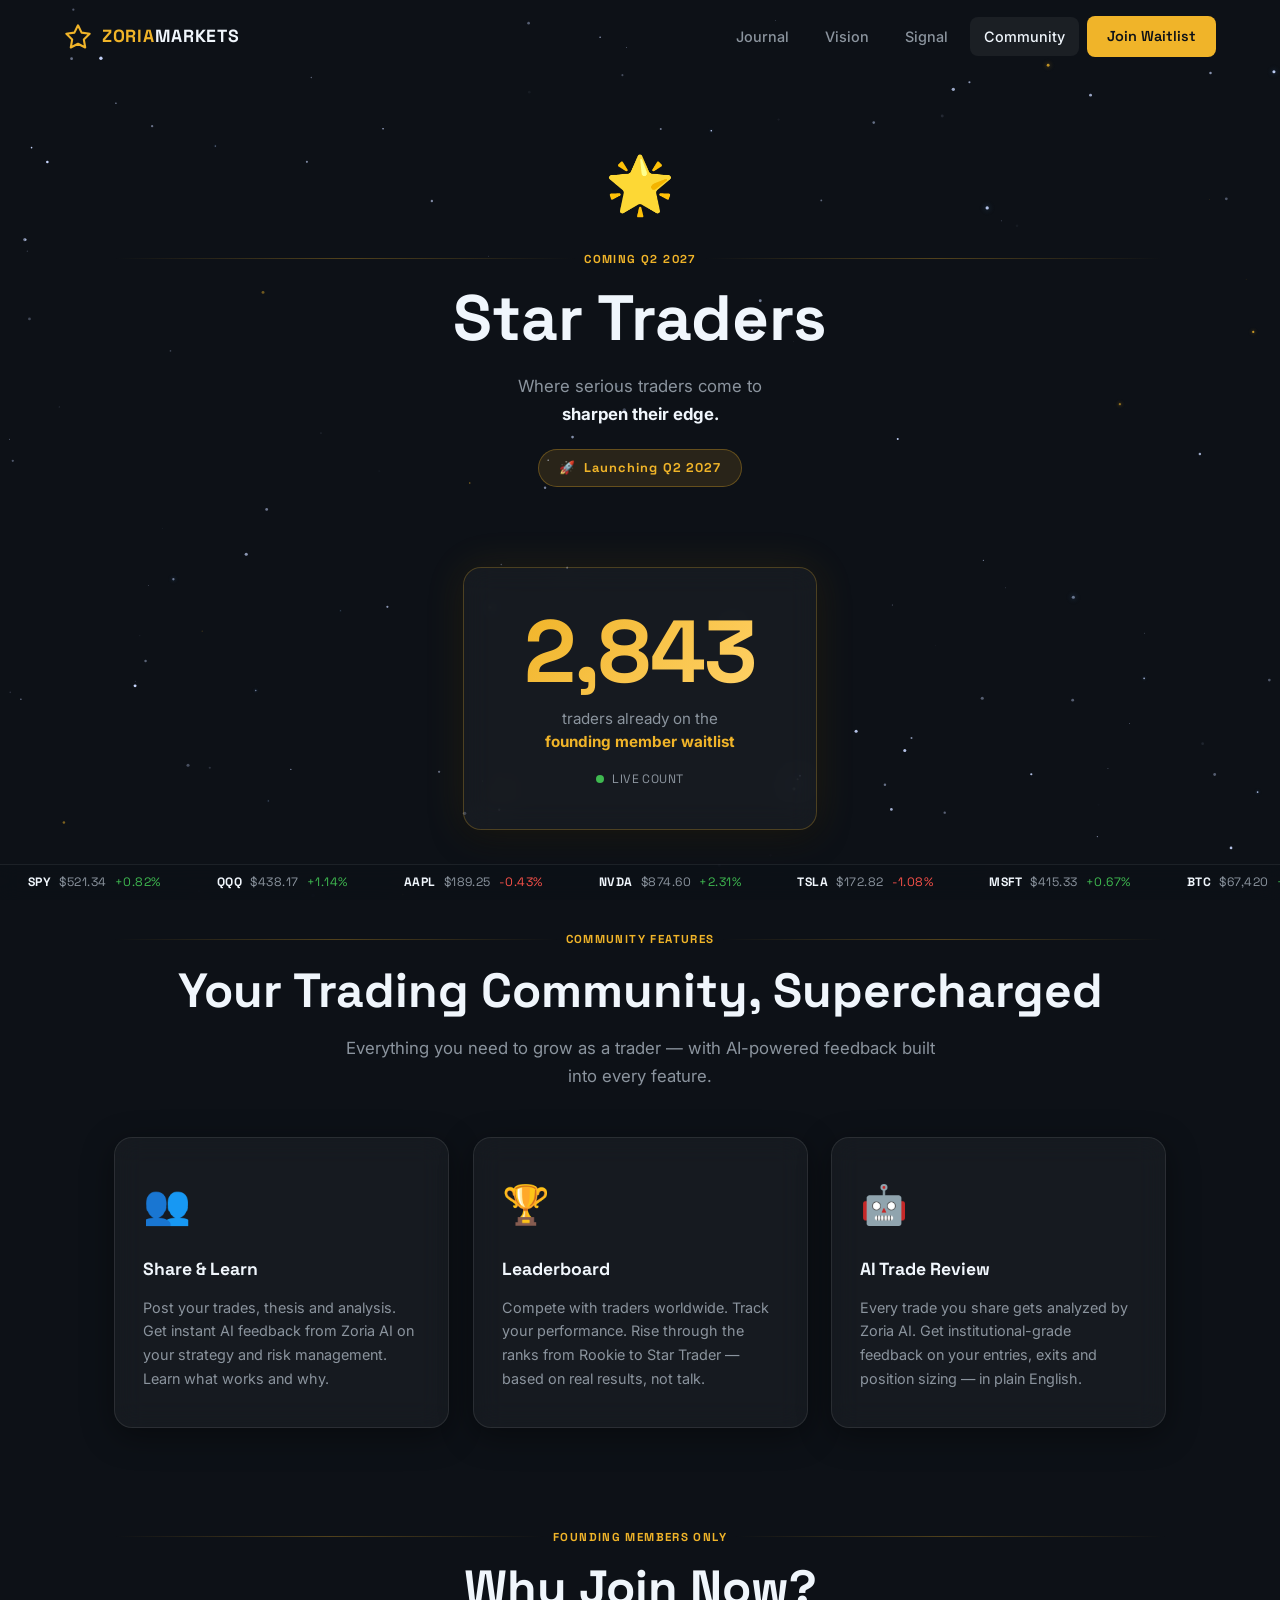
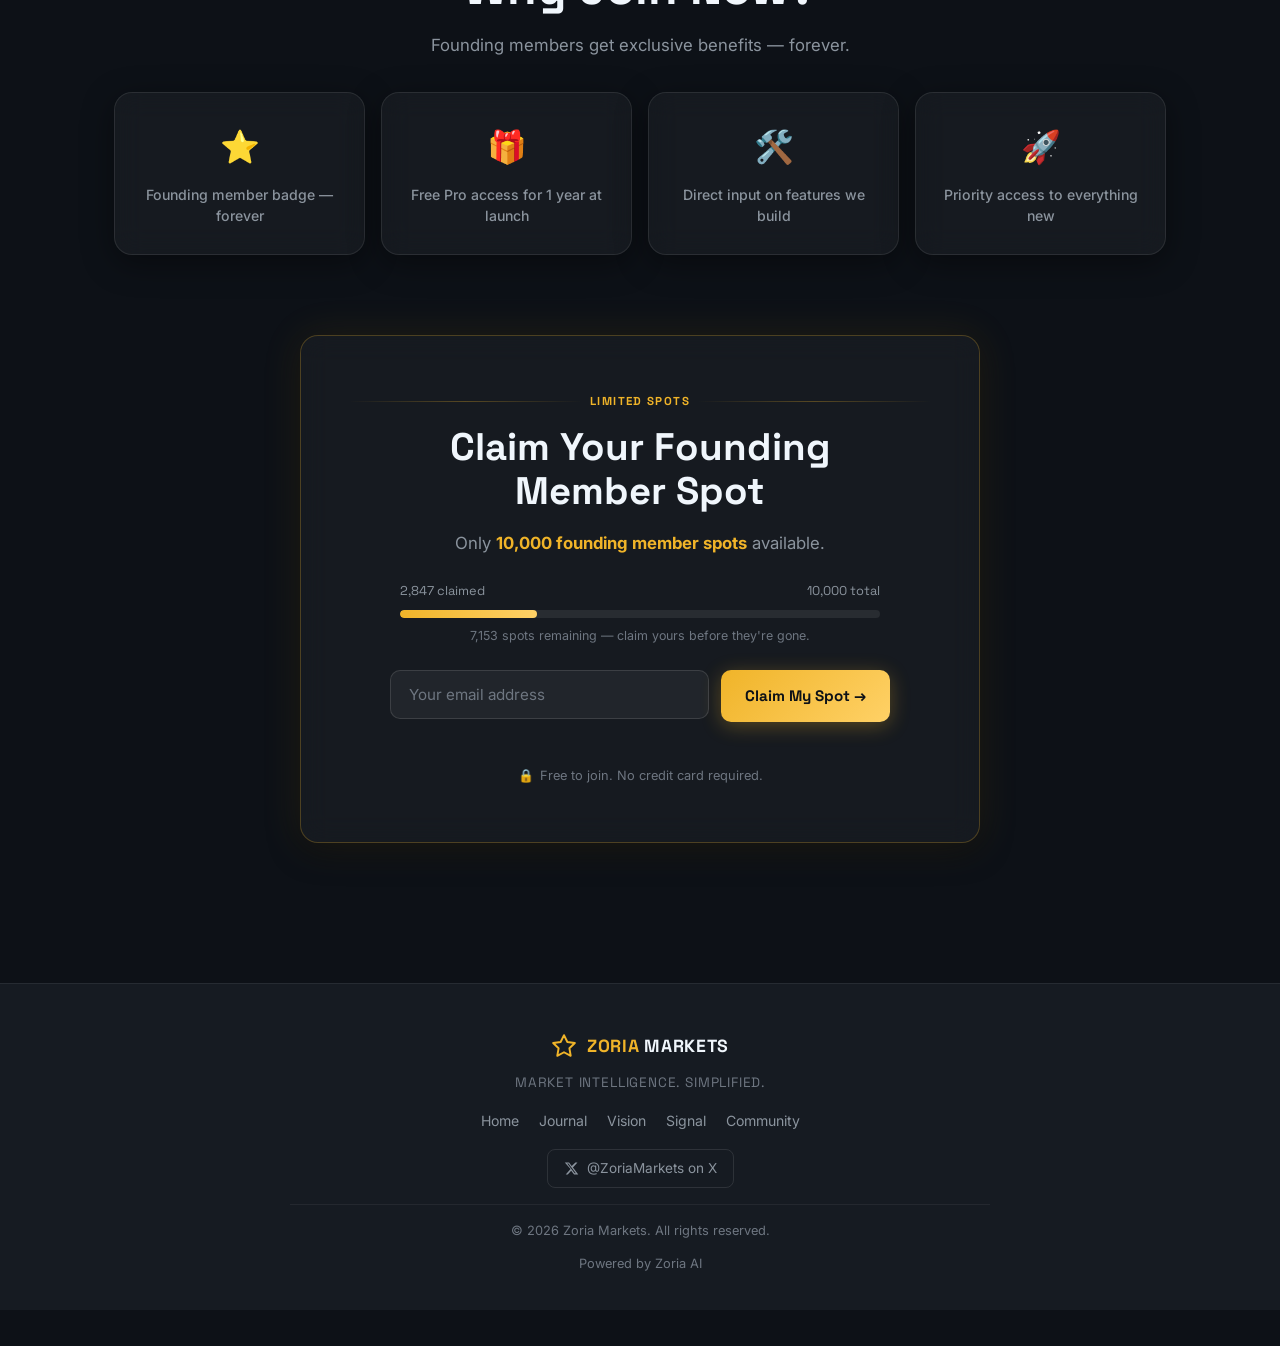
<file: community.html>
<!DOCTYPE html>
<html lang="en">
<head>
  <meta charset="UTF-8" />
  <meta name="viewport" content="width=device-width, initial-scale=1.0" />
  <meta name="description" content="Star Traders — The Zoria community platform where serious traders share strategies, compete on leaderboards and get AI feedback." />
  <meta name="theme-color" content="#0D1117" />
  <title>Star Traders Community — Zoria Markets</title>
  <link rel="preconnect" href="https://fonts.googleapis.com" />
  <link rel="preconnect" href="https://fonts.gstatic.com" crossorigin />
  <link href="https://fonts.googleapis.com/css2?family=Inter:wght@300;400;500;600;700&family=Space+Grotesk:wght@400;500;600;700;800&display=swap" rel="stylesheet" />
<style>
/* ─── RESET & BASE ─── */
*,*::before,*::after{box-sizing:border-box;margin:0;padding:0}
html{scroll-behavior:smooth}
body{background:#0D1117;color:#C9D1D9;font-family:'Inter',sans-serif;font-size:16px;line-height:1.6;overflow-x:hidden;min-height:100vh}
img{max-width:100%;display:block}
a{color:inherit;text-decoration:none}
button{cursor:pointer;border:none;background:none;font-family:inherit}
input,textarea{font-family:inherit}

/* ─── DESIGN TOKENS ─── */
:root{
  --gold:#F0B429;
  --gold2:#FFD166;
  --gold-dim:#c9922a;
  --white:#F0F6FC;
  --gray:#8B949E;
  --gray2:#6E7681;
  --bg:#0D1117;
  --bg2:#161B22;
  --bg3:#21262D;
  --green:#3FB950;
  --red:#F85149;
  --blue:#58A6FF;
  --purple:#BC8CFF;
  --f-head:'Space Grotesk',sans-serif;
  --f-body:'Inter',sans-serif;
  --r-sm:10px;
  --r-md:18px;
  --r-lg:28px;
  --shadow-gold:0 0 40px rgba(240,180,41,0.18);
  --shadow-card:0 8px 32px rgba(0,0,0,0.4);
}

/* ─── STARFIELD ─── */
#starfield{position:fixed;inset:0;z-index:0;pointer-events:none}

/* ─── LAYOUT ─── */
.page-wrap{position:relative;z-index:1;padding-bottom:80px}
.section-inner{max-width:1100px;margin:0 auto;padding:0 24px}

/* ─── NAV ─── */
.nav{position:fixed;top:0;left:0;right:0;z-index:100;padding:16px 0;transition:background .3s,backdrop-filter .3s,border-color .3s;border-bottom:1px solid transparent}
.nav.scrolled{background:rgba(13,17,23,0.85);backdrop-filter:blur(16px);border-color:rgba(255,255,255,0.07)}
.nav-inner{max-width:1200px;margin:0 auto;padding:0 24px;display:flex;align-items:center;justify-content:space-between;gap:16px}
.nav-logo{display:flex;align-items:center;gap:10px}
.nav-star{width:28px;height:28px;flex-shrink:0}
.nav-brand{font-family:var(--f-head);font-weight:800;font-size:1.1rem;letter-spacing:.04em;line-height:1}
.nav-z{color:var(--gold)}
.nav-m{color:var(--white)}
.nav-links{display:flex;align-items:center;gap:8px}
.nav-link{font-size:.9rem;font-weight:500;color:var(--gray);padding:8px 14px;border-radius:8px;transition:color .2s,background .2s}
.nav-link:hover,.nav-link.active{color:var(--white);background:rgba(255,255,255,0.06)}
.nav-cta{font-size:.9rem;font-weight:600;color:var(--bg);background:var(--gold);padding:9px 20px;border-radius:8px;transition:opacity .2s,transform .2s;font-family:var(--f-head)}
.nav-cta:hover{opacity:.9;transform:translateY(-1px)}
.hamburger{display:none;flex-direction:column;gap:5px;padding:8px;border-radius:8px}
.hamburger span{display:block;width:22px;height:2px;background:var(--gray);transition:.3s;border-radius:2px}
.hamburger.open span:nth-child(1){transform:translateY(7px) rotate(45deg)}
.hamburger.open span:nth-child(2){opacity:0}
.hamburger.open span:nth-child(3){transform:translateY(-7px) rotate(-45deg)}

/* ─── GLASS CARD ─── */
.glass-card{background:rgba(255,255,255,0.04);backdrop-filter:blur(14px);border:1px solid rgba(255,255,255,0.09);border-radius:var(--r-md);box-shadow:var(--shadow-card)}
.gold-card{border-color:rgba(240,180,41,0.25);box-shadow:0 0 40px rgba(240,180,41,0.1),var(--shadow-card)}

/* ─── TYPOGRAPHY HELPERS ─── */
.s-label{display:flex;align-items:center;gap:8px;font-family:var(--f-head);font-size:.72rem;font-weight:700;letter-spacing:.12em;text-transform:uppercase;color:var(--gold);margin-bottom:14px}
.s-label::before,.s-label::after{content:'';flex:1;height:1px;background:linear-gradient(90deg,transparent,rgba(240,180,41,0.3),transparent)}
.s-title{font-family:var(--f-head);font-size:clamp(2rem,4vw,3rem);font-weight:800;color:var(--white);line-height:1.15;margin-bottom:16px}
.s-sub{font-size:1.05rem;color:var(--gray);max-width:600px;line-height:1.7}

/* ─── GOLD GRADIENT TEXT ─── */
.gold-text{background:linear-gradient(135deg,var(--gold) 0%,var(--gold2) 50%,var(--gold) 100%);-webkit-background-clip:text;-webkit-text-fill-color:transparent;background-clip:text}

/* ─── FADE-UP ANIMATION ─── */
.fade-up{opacity:0;transform:translateY(32px);transition:opacity .7s ease,transform .7s ease}
.fade-up.visible{opacity:1;transform:none}
.fade-up[style*="--delay"]{transition-delay:var(--delay,0s)}

/* ─── TICKER ─── */
.ticker-wrap{position:fixed;bottom:0;left:0;right:0;z-index:50;background:rgba(13,17,23,0.92);backdrop-filter:blur(10px);border-top:1px solid rgba(255,255,255,0.07);height:36px;overflow:hidden}
.ticker-inner{display:flex;align-items:center;height:100%;white-space:nowrap;animation:ticker 60s linear infinite}
@keyframes ticker{0%{transform:translateX(0)}100%{transform:translateX(-50%)}}
.ticker-item{display:inline-flex;align-items:center;gap:8px;padding:0 28px;font-size:.76rem;font-family:var(--f-head);letter-spacing:.04em}
.ticker-sym{color:var(--white);font-weight:700}
.ticker-price{color:var(--gray)}
.ticker-chg.pos{color:var(--green)}
.ticker-chg.neg{color:var(--red)}

/* ─── FOOTER ─── */
.site-footer{position:relative;z-index:1;background:var(--bg2);border-top:1px solid rgba(255,255,255,0.07);padding:48px 24px 36px;margin-bottom:36px}
.footer-inner{max-width:700px;margin:0 auto;text-align:center;display:flex;flex-direction:column;align-items:center;gap:12px}
.footer-brand{display:flex;align-items:center;gap:10px}
.footer-star{width:26px;height:26px}
.footer-name{font-family:var(--f-head);font-weight:800;font-size:1.1rem;letter-spacing:.04em}
.footer-z{color:var(--gold)}
.footer-mk{color:var(--white)}
.footer-tagline{font-size:.85rem;color:var(--gray2);font-family:var(--f-head);letter-spacing:.06em;text-transform:uppercase}
.footer-nav{display:flex;flex-wrap:wrap;justify-content:center;gap:6px 20px;margin:4px 0}
.footer-nav a{font-size:.88rem;color:var(--gray);transition:color .2s}
.footer-nav a:hover{color:var(--white)}
.footer-social{display:inline-flex;align-items:center;gap:8px;font-size:.85rem;color:var(--gray);border:1px solid rgba(255,255,255,0.1);padding:8px 16px;border-radius:8px;transition:border-color .2s,color .2s}
.footer-social:hover{color:var(--white);border-color:rgba(255,255,255,0.25)}
.footer-social svg{width:15px;height:15px;fill:currentColor}
.footer-divider{width:100%;height:1px;background:rgba(255,255,255,0.06);margin:4px 0}
.footer-copy,.footer-powered{font-size:.8rem;color:var(--gray2)}

/* ─── BUTTONS ─── */
.btn-gold{display:inline-flex;align-items:center;justify-content:center;gap:8px;background:linear-gradient(135deg,var(--gold),var(--gold2));color:#0D1117;font-family:var(--f-head);font-weight:700;font-size:.95rem;padding:14px 32px;border-radius:var(--r-sm);transition:transform .2s,box-shadow .2s;box-shadow:0 4px 20px rgba(240,180,41,0.3)}
.btn-gold:hover{transform:translateY(-2px);box-shadow:0 8px 30px rgba(240,180,41,0.45)}

/* ─── LAUNCH BADGE ─── */
.launch-badge{display:inline-flex;align-items:center;gap:8px;background:rgba(240,180,41,0.12);border:1px solid rgba(240,180,41,0.3);color:var(--gold);font-family:var(--f-head);font-size:.8rem;font-weight:700;letter-spacing:.08em;padding:8px 20px;border-radius:40px}

/* ─── COMMUNITY HERO ─── */
.community-hero{padding:140px 0 60px}
.star-float{font-size:3.5rem;display:block;margin-bottom:20px;animation:starFloat 3s ease-in-out infinite}
@keyframes starFloat{0%,100%{transform:translateY(0) scale(1)}50%{transform:translateY(-10px) scale(1.05)}}

/* ─── COUNTER SECTION ─── */
.counter-section{padding:20px 0 60px}
.counter-box{padding:40px 60px;max-width:440px}
.counter-number{font-family:var(--f-head);font-size:clamp(3.5rem,8vw,5.5rem);font-weight:800;color:var(--gold);line-height:1;letter-spacing:-.02em;background:linear-gradient(135deg,var(--gold),var(--gold2));-webkit-background-clip:text;-webkit-text-fill-color:transparent;background-clip:text}
.counter-label{font-size:.95rem;color:var(--gray);text-align:center;line-height:1.5}
@keyframes livePulse{0%,100%{opacity:1;transform:scale(1)}50%{opacity:.4;transform:scale(1.4)}}

/* ─── COMMUNITY FEATURES ─── */
.community-features{padding:40px 0 60px}
.community-grid{display:grid;grid-template-columns:repeat(3,1fr);gap:24px;margin-top:8px}
.community-card{padding:36px 28px;transition:transform .3s,box-shadow .3s}
.community-card:hover{transform:translateY(-4px);box-shadow:0 16px 48px rgba(0,0,0,0.5)}
.icon-box{font-size:2.4rem;margin-bottom:20px}
.card-title{font-family:var(--f-head);font-size:1.1rem;font-weight:700;color:var(--white);margin-bottom:12px}
.card-text{font-size:.9rem;color:var(--gray);line-height:1.65}

/* ─── BENEFITS ─── */
.benefits-section{padding:40px 0 60px}
.benefits-grid{display:grid;grid-template-columns:repeat(4,1fr);gap:16px;margin-top:32px}
.benefit-card{padding:28px 20px;text-align:center;display:flex;flex-direction:column;align-items:center;gap:12px;transition:transform .2s}
.benefit-card:hover{transform:translateY(-3px)}
.benefit-icon{font-size:2rem}
.benefit-text{font-size:.88rem;color:var(--gray);line-height:1.5;font-weight:500}

/* ─── FOUNDING CTA ─── */
.founding-cta{padding:20px 0 60px}
.founding-box{padding:56px 48px;max-width:680px}

/* ─── PROGRESS BAR ─── */
.progress-wrap{margin:0 auto;max-width:480px}
.progress-label{display:flex;justify-content:space-between;font-size:.8rem;color:var(--gray);font-family:var(--f-head);margin-bottom:8px}
.progress-track{height:8px;background:rgba(255,255,255,0.08);border-radius:40px;overflow:hidden}
.progress-fill{height:100%;background:linear-gradient(90deg,var(--gold),var(--gold2));border-radius:40px;width:0%;transition:width 1.4s cubic-bezier(.22,1,.36,1)}
.progress-note{font-size:.78rem;color:var(--gray2);margin-top:8px;text-align:center}

/* ─── WAITLIST FORM ─── */
.waitlist-form{width:100%}
.email-row{display:flex;gap:12px;max-width:500px;width:100%}
.input-wrap{position:relative;flex:1}

@property --angle{syntax:'<angle>';initial-value:0deg;inherits:false}
.email-input{width:100%;padding:14px 18px;background:rgba(255,255,255,0.05);border:1.5px solid rgba(255,255,255,0.12);border-radius:var(--r-sm);color:var(--white);font-size:.95rem;outline:none;transition:border-color .2s}
.email-input::placeholder{color:var(--gray2)}
.email-input:focus{border-color:var(--gold)}
.input-glow::before{content:'';position:absolute;inset:-2px;border-radius:calc(var(--r-sm) + 2px);background:conic-gradient(from var(--angle),transparent 70%,var(--gold),var(--gold2),transparent);animation:spinAngle 3s linear infinite;z-index:-1}
@keyframes spinAngle{to{--angle:360deg}}
.cta-btn{height:52px;border-radius:var(--r-sm);white-space:nowrap;padding:0 24px}
.form-error{font-size:.82rem;color:var(--red);min-height:20px;margin-top:8px;text-align:center}
.trust-note{display:flex;align-items:center;justify-content:center;gap:6px;font-size:.8rem;color:var(--gray2)}

/* ─── TILT CARD ─── */
.tilt-card{transform-style:preserve-3d;will-change:transform}

/* ─── MOBILE ─── */
@media(max-width:768px){
  .nav-links{display:none;position:fixed;inset:0;top:65px;background:rgba(13,17,23,0.97);flex-direction:column;align-items:center;justify-content:flex-start;gap:8px;padding:32px 24px;z-index:99}
  .nav-links.open{display:flex}
  .nav-link,.nav-cta{width:100%;text-align:center;padding:14px;font-size:1rem}
  .hamburger{display:flex}
  .community-grid{grid-template-columns:1fr}
  .benefits-grid{grid-template-columns:repeat(2,1fr)}
  .founding-box{padding:36px 24px}
  .email-row{flex-direction:column}
  .counter-box{padding:32px 24px;width:100%}
  .community-hero{padding:120px 0 40px}
}
@media(max-width:480px){
  .benefits-grid{grid-template-columns:1fr}
}
</style>
</head>
<body data-page="community">

  <canvas id="starfield"></canvas>

  <!-- NAVIGATION -->
  <nav class="nav" id="nav">
    <div class="nav-inner">
      <a href="index.html" class="nav-logo" aria-label="Zoria Markets home">
        <svg class="nav-star" viewBox="0 0 24 24" xmlns="http://www.w3.org/2000/svg" aria-hidden="true">
          <polygon points="12,2 15.09,8.26 22,9.27 17,14.14 18.18,21.02 12,17.77 5.82,21.02 7,14.14 2,9.27 8.91,8.26" fill="none" stroke="#F0B429" stroke-width="1.8" stroke-linejoin="round"/>
        </svg>
        <span class="nav-brand"><span class="nav-z">ZORIA</span><span class="nav-m">MARKETS</span></span>
      </a>
      <div class="nav-links" id="nav-links">
        <a href="journal.html"    class="nav-link" data-nav="journal">Journal</a>
        <a href="vision.html"     class="nav-link" data-nav="vision">Vision</a>
        <a href="signal.html"     class="nav-link" data-nav="signal">Signal</a>
        <a href="community.html"  class="nav-link" data-nav="community">Community</a>
        <a href="index.html#waitlist" class="nav-cta">Join Waitlist</a>
      </div>
      <button class="hamburger" id="hamburger" aria-label="Toggle menu" aria-expanded="false">
        <span></span><span></span><span></span>
      </button>
    </div>
  </nav>

  <div class="page-wrap">

    <!-- ══ COMMUNITY HERO ══ -->
    <section class="community-hero fade-up">
      <div class="section-inner" style="text-align:center">
        <span class="star-float" aria-hidden="true">🌟</span>
        <div class="s-label" style="justify-content:center">Coming Q2 2027</div>
        <h1 class="s-title" style="font-size:clamp(2.4rem,6vw,4rem)">Star Traders</h1>
        <p class="s-sub" style="margin:0 auto">
          Where serious traders come to<br>
          <strong style="color:var(--white)">sharpen their edge.</strong>
        </p>
        <div class="launch-badge" style="margin:20px auto 0;display:inline-flex">
          <span aria-hidden="true">🚀</span> Launching Q2 2027
        </div>
      </div>
    </section>

    <!-- ══ FOUNDING MEMBER COUNTER ══ -->
    <section class="counter-section fade-up">
      <div class="section-inner" style="text-align:center">
        <div class="counter-box glass-card gold-card" style="display:inline-flex;flex-direction:column;align-items:center;gap:12px">
          <div class="counter-number" id="founder-count" aria-live="polite" aria-label="Founding member count">0</div>
          <p class="counter-label">
            traders already on the<br>
            <strong style="color:var(--gold)">founding member waitlist</strong>
          </p>
          <div style="display:flex;align-items:center;gap:8px;margin-top:4px">
            <div style="width:8px;height:8px;border-radius:50%;background:var(--green);animation:livePulse 1.4s ease infinite"></div>
            <span style="font-size:.76rem;color:var(--gray);font-family:var(--f-head);letter-spacing:.04em">LIVE COUNT</span>
          </div>
        </div>
      </div>
    </section>

    <!-- ══ COMMUNITY FEATURES ══ -->
    <section class="community-features">
      <div class="section-inner">
        <div class="s-label" style="justify-content:center">Community Features</div>
        <h2 class="s-title fade-up" style="text-align:center">Your Trading Community, Supercharged</h2>
        <p class="s-sub fade-up" style="text-align:center;margin:0 auto 46px">
          Everything you need to grow as a trader — with AI-powered feedback built into every feature.
        </p>

        <div class="community-grid">

          <div class="community-card glass-card tilt-card fade-up" style="--delay:.05s">
            <div class="icon-box" aria-hidden="true">👥</div>
            <h3 class="card-title">Share &amp; Learn</h3>
            <p class="card-text">
              Post your trades, thesis and analysis. Get instant AI feedback from Zoria AI
              on your strategy and risk management. Learn what works and why.
            </p>
          </div>

          <div class="community-card glass-card tilt-card fade-up" style="--delay:.12s">
            <div class="icon-box" aria-hidden="true">🏆</div>
            <h3 class="card-title">Leaderboard</h3>
            <p class="card-text">
              Compete with traders worldwide. Track your performance. Rise through
              the ranks from Rookie to Star Trader — based on real results, not talk.
            </p>
          </div>

          <div class="community-card glass-card tilt-card fade-up" style="--delay:.19s">
            <div class="icon-box" aria-hidden="true">🤖</div>
            <h3 class="card-title">AI Trade Review</h3>
            <p class="card-text">
              Every trade you share gets analyzed by Zoria AI. Get institutional-grade
              feedback on your entries, exits and position sizing — in plain English.
            </p>
          </div>

        </div>
      </div>
    </section>

    <!-- ══ FOUNDING MEMBER BENEFITS ══ -->
    <section class="benefits-section">
      <div class="section-inner">
        <div class="s-label" style="justify-content:center">Founding Members Only</div>
        <h2 class="s-title fade-up" style="text-align:center">Why Join Now?</h2>
        <p class="s-sub fade-up" style="text-align:center;margin:0 auto 10px">
          Founding members get exclusive benefits — forever.
        </p>

        <div class="benefits-grid">

          <div class="benefit-card glass-card fade-up" style="--delay:.05s">
            <div class="benefit-icon" aria-hidden="true">⭐</div>
            <p class="benefit-text">Founding member badge — forever</p>
          </div>

          <div class="benefit-card glass-card fade-up" style="--delay:.1s">
            <div class="benefit-icon" aria-hidden="true">🎁</div>
            <p class="benefit-text">Free Pro access for 1 year at launch</p>
          </div>

          <div class="benefit-card glass-card fade-up" style="--delay:.15s">
            <div class="benefit-icon" aria-hidden="true">🛠️</div>
            <p class="benefit-text">Direct input on features we build</p>
          </div>

          <div class="benefit-card glass-card fade-up" style="--delay:.2s">
            <div class="benefit-icon" aria-hidden="true">🚀</div>
            <p class="benefit-text">Priority access to everything new</p>
          </div>

        </div>
      </div>
    </section>

    <!-- ══ FOUNDING CTA ══ -->
    <section class="founding-cta fade-up">
      <div class="section-inner">
        <div class="founding-box glass-card gold-card" style="margin:0 auto;text-align:center">
          <div class="s-label" style="justify-content:center">Limited Spots</div>
          <h2 class="s-title" style="text-align:center;font-size:clamp(1.6rem,3.8vw,2.4rem)">
            Claim Your Founding<br>Member Spot
          </h2>
          <p class="s-sub" style="text-align:center;margin:0 auto 24px">
            Only <strong style="color:var(--gold)">10,000 founding member spots</strong> available.
          </p>

          <!-- Progress bar -->
          <div class="progress-wrap">
            <div class="progress-label">
              <span>2,847 claimed</span>
              <span>10,000 total</span>
            </div>
            <div class="progress-track" role="progressbar" aria-valuenow="2847" aria-valuemin="0" aria-valuemax="10000" aria-label="Founding member spots claimed">
              <div class="progress-fill" data-fill="28.47%"></div>
            </div>
            <p class="progress-note">7,153 spots remaining — claim yours before they're gone.</p>
          </div>

          <!-- Form -->
          <form class="waitlist-form" novalidate style="margin:24px 0 0">
            <div class="email-row" style="margin:0 auto">
              <div class="input-wrap">
                <input type="email" class="email-input"
                  placeholder="Your email address"
                  autocomplete="email" required aria-label="Email address" />
              </div>
              <button type="submit" class="btn-gold cta-btn" style="border-radius:var(--r-sm);height:52px;white-space:nowrap;padding:0 24px">
                <span class="btn-text">Claim My Spot →</span>
              </button>
            </div>
            <div class="form-error" role="alert"></div>
          </form>

          <p class="trust-note" style="justify-content:center;margin-top:16px">
            <span aria-hidden="true">🔒</span> Free to join. No credit card required.
          </p>
        </div>
      </div>
    </section>

  </div><!-- /page-wrap -->

  <!-- TICKER -->
  <div class="ticker-wrap" role="marquee" aria-label="Live market data">
    <div class="ticker-inner" id="ticker-inner"></div>
  </div>

  <!-- FOOTER -->
  <footer class="site-footer">
    <div class="footer-inner">
      <div class="footer-brand">
        <svg class="footer-star" viewBox="0 0 24 24" xmlns="http://www.w3.org/2000/svg" aria-hidden="true">
          <polygon points="12,2 15.09,8.26 22,9.27 17,14.14 18.18,21.02 12,17.77 5.82,21.02 7,14.14 2,9.27 8.91,8.26" fill="none" stroke="#F0B429" stroke-width="1.8" stroke-linejoin="round"/>
        </svg>
        <span class="footer-name"><span class="footer-z">ZORIA</span> <span class="footer-mk">MARKETS</span></span>
      </div>
      <p class="footer-tagline">Market Intelligence. Simplified.</p>
      <nav class="footer-nav" aria-label="Footer navigation">
        <a href="index.html">Home</a>
        <a href="journal.html">Journal</a>
        <a href="vision.html">Vision</a>
        <a href="signal.html">Signal</a>
        <a href="community.html">Community</a>
      </nav>
      <a href="https://x.com/zoriamarkets" class="footer-social" target="_blank" rel="noopener noreferrer">
        <svg viewBox="0 0 24 24" aria-hidden="true"><path d="M18.244 2.25h3.308l-7.227 8.26 8.502 11.24H16.17l-4.714-6.231-5.401 6.231H2.744l7.737-8.835L1.254 2.25H8.08l4.253 5.622L18.244 2.25zm-1.161 17.52h1.833L7.084 4.126H5.117L17.083 19.77z"/></svg>
        @ZoriaMarkets on X
      </a>
      <div class="footer-divider" aria-hidden="true"></div>
      <p class="footer-copy">© 2026 Zoria Markets. All rights reserved.</p>
      <p class="footer-powered">Powered by Zoria AI</p>
    </div>
  </footer>

<script>
// ─── DEBOUNCE (must be first) ───
function debounce(fn, ms) {
  let t;
  return function(...args) { clearTimeout(t); t = setTimeout(() => fn.apply(this, args), ms); };
}

// ─── NAV ───
(function() {
  const nav = document.getElementById('nav');
  const hamburger = document.getElementById('hamburger');
  const navLinks = document.getElementById('nav-links');
  const page = document.body.dataset.page;

  // Active link
  document.querySelectorAll('.nav-link[data-nav]').forEach(function(link) {
    if (link.dataset.nav === page) link.classList.add('active');
  });

  // Scroll class
  function onScroll() {
    nav.classList.toggle('scrolled', window.scrollY > 40);
  }
  window.addEventListener('scroll', onScroll, { passive: true });
  onScroll();

  // Hamburger
  hamburger.addEventListener('click', function() {
    const open = navLinks.classList.toggle('open');
    hamburger.classList.toggle('open', open);
    hamburger.setAttribute('aria-expanded', open);
  });

  // Close on link click
  navLinks.querySelectorAll('a').forEach(function(a) {
    a.addEventListener('click', function() {
      navLinks.classList.remove('open');
      hamburger.classList.remove('open');
      hamburger.setAttribute('aria-expanded', 'false');
    });
  });
})();

// ─── STARFIELD ───
(function() {
  const canvas = document.getElementById('starfield');
  if (!canvas) return;
  const ctx = canvas.getContext('2d');
  let W, H, stars = [];

  function resize() {
    W = canvas.width = window.innerWidth;
    H = canvas.height = window.innerHeight;
  }

  function makeStars() {
    stars = [];
    const count = Math.floor((W * H) / 8000);
    for (let i = 0; i < count; i++) {
      const gold = Math.random() < 0.08;
      stars.push({
        x: Math.random() * W,
        y: Math.random() * H,
        r: Math.random() * 1.4 + 0.3,
        base: Math.random() * 0.6 + 0.2,
        speed: Math.random() * 0.015 + 0.003,
        phase: Math.random() * Math.PI * 2,
        drift: (Math.random() - 0.5) * 0.08,
        gold: gold,
        halo: Math.random() < 0.12
      });
    }
  }

  let frame = 0;
  function draw() {
    ctx.clearRect(0, 0, W, H);
    frame++;
    stars.forEach(function(s) {
      s.phase += s.speed;
      s.x += s.drift;
      if (s.x < -2) s.x = W + 2;
      if (s.x > W + 2) s.x = -2;
      const alpha = s.base + Math.sin(s.phase) * 0.3;
      if (s.halo) {
        const g = ctx.createRadialGradient(s.x, s.y, 0, s.x, s.y, s.r * 5);
        g.addColorStop(0, s.gold ? 'rgba(240,180,41,0.15)' : 'rgba(88,166,255,0.1)');
        g.addColorStop(1, 'transparent');
        ctx.beginPath();
        ctx.arc(s.x, s.y, s.r * 5, 0, Math.PI * 2);
        ctx.fillStyle = g;
        ctx.fill();
      }
      ctx.beginPath();
      ctx.arc(s.x, s.y, s.r, 0, Math.PI * 2);
      ctx.fillStyle = s.gold
        ? `rgba(240,180,41,${alpha})`
        : `rgba(200,215,255,${alpha})`;
      ctx.fill();
    });
    requestAnimationFrame(draw);
  }

  window.addEventListener('resize', debounce(function() { resize(); makeStars(); }, 200));
  resize();
  makeStars();
  draw();
})();

// ─── TICKER ───
(function() {
  const container = document.getElementById('ticker-inner');
  if (!container) return;
  const items = [
    { sym: 'SPY',   price: '521.34', chg: '+0.82%', pos: true },
    { sym: 'QQQ',   price: '438.17', chg: '+1.14%', pos: true },
    { sym: 'AAPL',  price: '189.25', chg: '-0.43%', pos: false },
    { sym: 'NVDA',  price: '874.60', chg: '+2.31%', pos: true },
    { sym: 'TSLA',  price: '172.82', chg: '-1.08%', pos: false },
    { sym: 'MSFT',  price: '415.33', chg: '+0.67%', pos: true },
    { sym: 'BTC',   price: '67,420', chg: '+3.45%', pos: true },
    { sym: 'ETH',   price: '3,512',  chg: '+2.18%', pos: true },
    { sym: 'GLD',   price: '228.54', chg: '+0.29%', pos: true },
    { sym: 'META',  price: '503.72', chg: '+1.55%', pos: true },
    { sym: 'AMZN',  price: '186.49', chg: '-0.21%', pos: false },
    { sym: 'GOOGL', price: '171.88', chg: '+0.94%', pos: true },
  ];

  function buildHTML() {
    return items.map(function(it) {
      return '<div class="ticker-item">'
        + '<span class="ticker-sym">' + it.sym + '</span>'
        + '<span class="ticker-price">$' + it.price + '</span>'
        + '<span class="ticker-chg ' + (it.pos ? 'pos' : 'neg') + '">' + it.chg + '</span>'
        + '</div>';
    }).join('');
  }

  const html = buildHTML();
  container.innerHTML = html + html; // duplicate for seamless loop
})();

// ─── SCROLL REVEAL ───
(function() {
  const els = document.querySelectorAll('.fade-up');
  if (!els.length) return;
  const obs = new IntersectionObserver(function(entries) {
    entries.forEach(function(e) {
      if (e.isIntersecting) {
        e.target.classList.add('visible');
        obs.unobserve(e.target);
      }
    });
  }, { threshold: 0.12 });
  els.forEach(function(el) { obs.observe(el); });
})();

// ─── CARD TILT ───
(function() {
  document.querySelectorAll('.tilt-card').forEach(function(card) {
    card.addEventListener('mousemove', function(e) {
      const rect = card.getBoundingClientRect();
      const x = (e.clientX - rect.left) / rect.width - 0.5;
      const y = (e.clientY - rect.top) / rect.height - 0.5;
      card.style.transform = 'perspective(600px) rotateY(' + (x * 10) + 'deg) rotateX(' + (-y * 10) + 'deg) translateY(-4px)';
    });
    card.addEventListener('mouseleave', function() {
      card.style.transform = '';
    });
  });
})();

// ─── INPUT GLOW ───
(function() {
  document.querySelectorAll('.email-input').forEach(function(input) {
    input.addEventListener('focus', function() {
      input.closest('.input-wrap').classList.add('input-glow');
    });
    input.addEventListener('blur', function() {
      input.closest('.input-wrap').classList.remove('input-glow');
    });
  });
})();

// ─── WAITLIST FORM ───
(function() {
  document.querySelectorAll('.waitlist-form').forEach(function(form) {
    form.addEventListener('submit', function(e) {
      e.preventDefault();
      const input = form.querySelector('.email-input');
      const errEl = form.querySelector('.form-error');
      const btn = form.querySelector('.cta-btn');
      const val = input ? input.value.trim() : '';

      if (!val || !/^[^\s@]+@[^\s@]+\.[^\s@]+$/.test(val)) {
        if (errEl) errEl.textContent = 'Please enter a valid email address.';
        return;
      }
      if (errEl) errEl.textContent = '';
      if (btn) {
        const txt = btn.querySelector('.btn-text');
        if (txt) txt.textContent = '✓ You\'re on the list!';
        btn.style.background = 'linear-gradient(135deg,#3FB950,#56d364)';
        btn.disabled = true;
      }
      if (input) { input.value = ''; input.disabled = true; }
    });
  });
})();

// ─── COMMUNITY COUNTER ───
(function() {
  const el = document.getElementById('founder-count');
  if (!el) return;
  const target = 2847;
  let started = false;

  function easeOut(t) { return 1 - Math.pow(1 - t, 3); }

  function startCount() {
    if (started) return;
    started = true;
    const duration = 2200;
    const start = performance.now();
    function step(now) {
      const elapsed = now - start;
      const progress = Math.min(elapsed / duration, 1);
      const value = Math.round(easeOut(progress) * target);
      el.textContent = value.toLocaleString();
      if (progress < 1) requestAnimationFrame(step);
    }
    requestAnimationFrame(step);
  }

  const obs = new IntersectionObserver(function(entries) {
    entries.forEach(function(entry) {
      if (entry.isIntersecting) { startCount(); obs.unobserve(entry.target); }
    });
  }, { threshold: 0.4 });
  obs.observe(el);
})();

// ─── PROGRESS BAR ───
(function() {
  document.querySelectorAll('.progress-fill[data-fill]').forEach(function(bar) {
    const fill = bar.dataset.fill;
    const obs = new IntersectionObserver(function(entries) {
      entries.forEach(function(entry) {
        if (entry.isIntersecting) {
          setTimeout(function() { bar.style.width = fill; }, 200);
          obs.unobserve(entry.target);
        }
      });
    }, { threshold: 0.5 });
    obs.observe(bar);
  });
})();
</script>
</body>
</html>
</file>
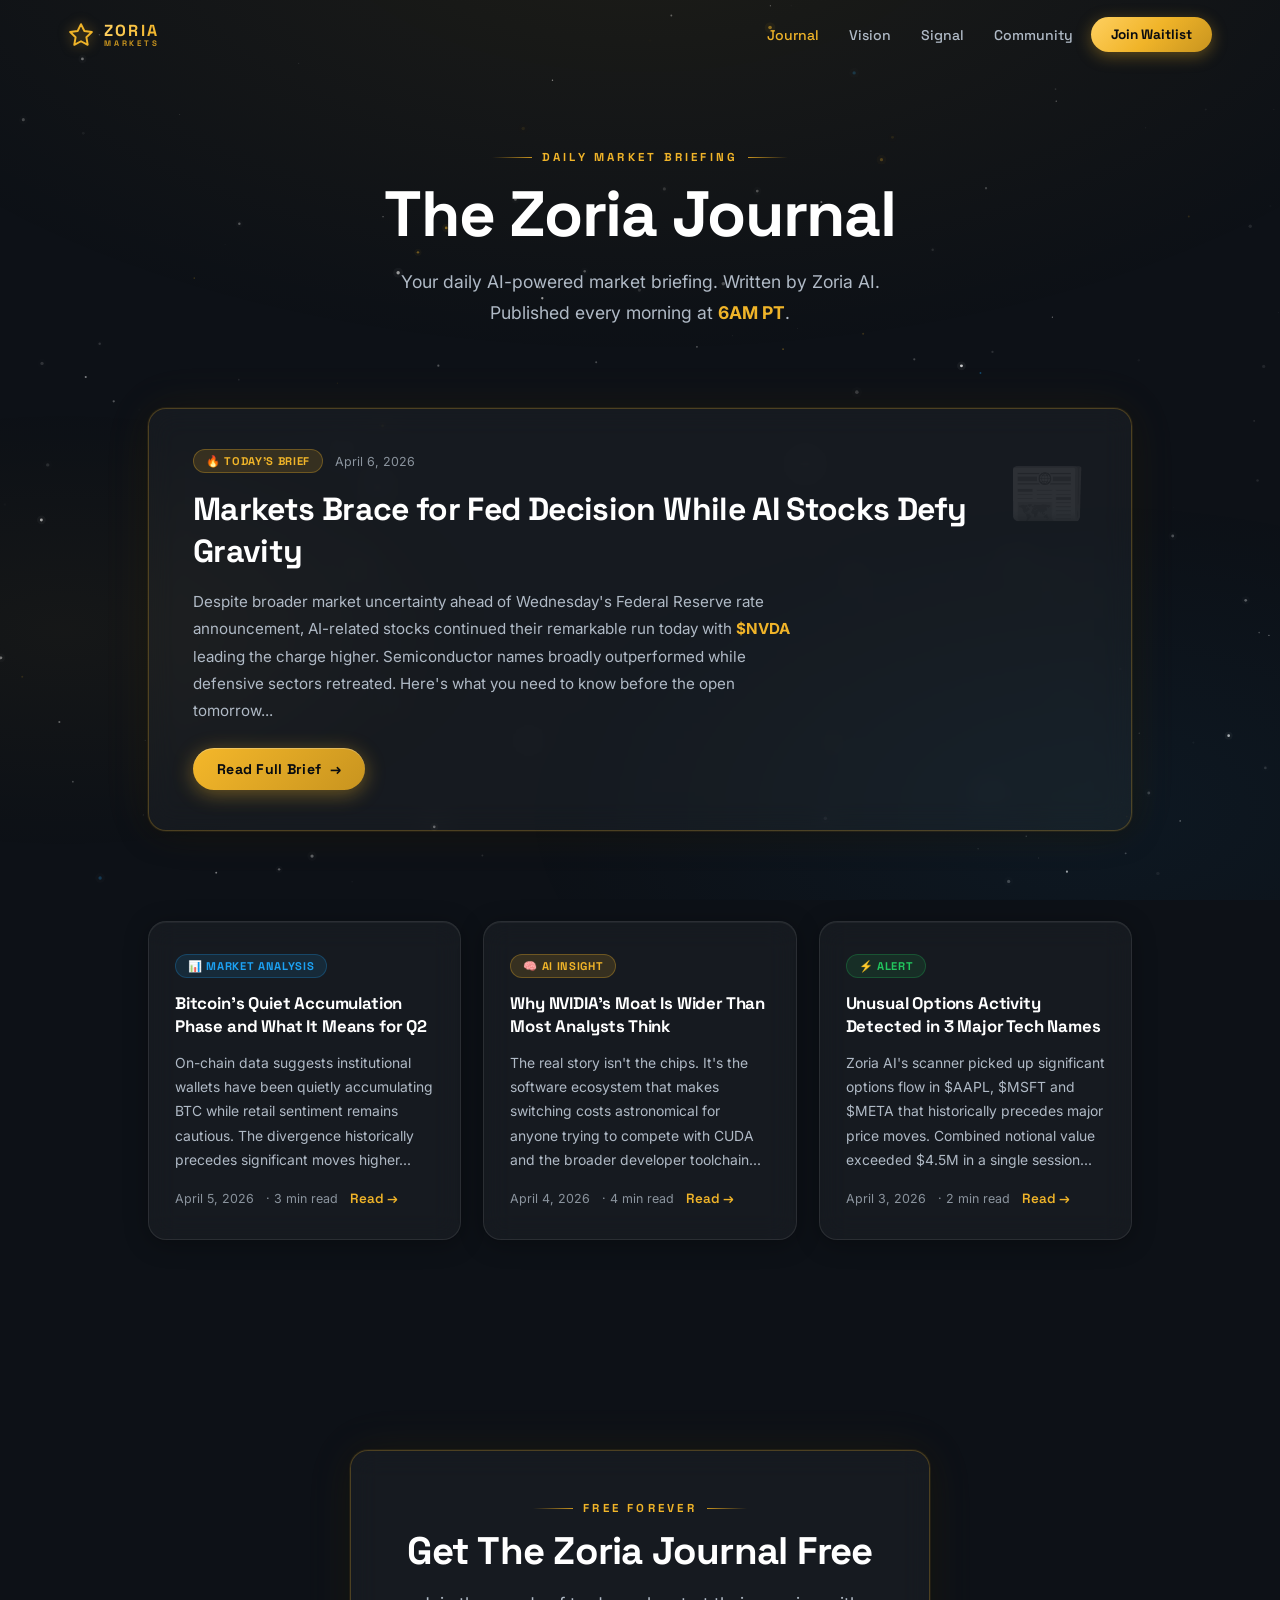
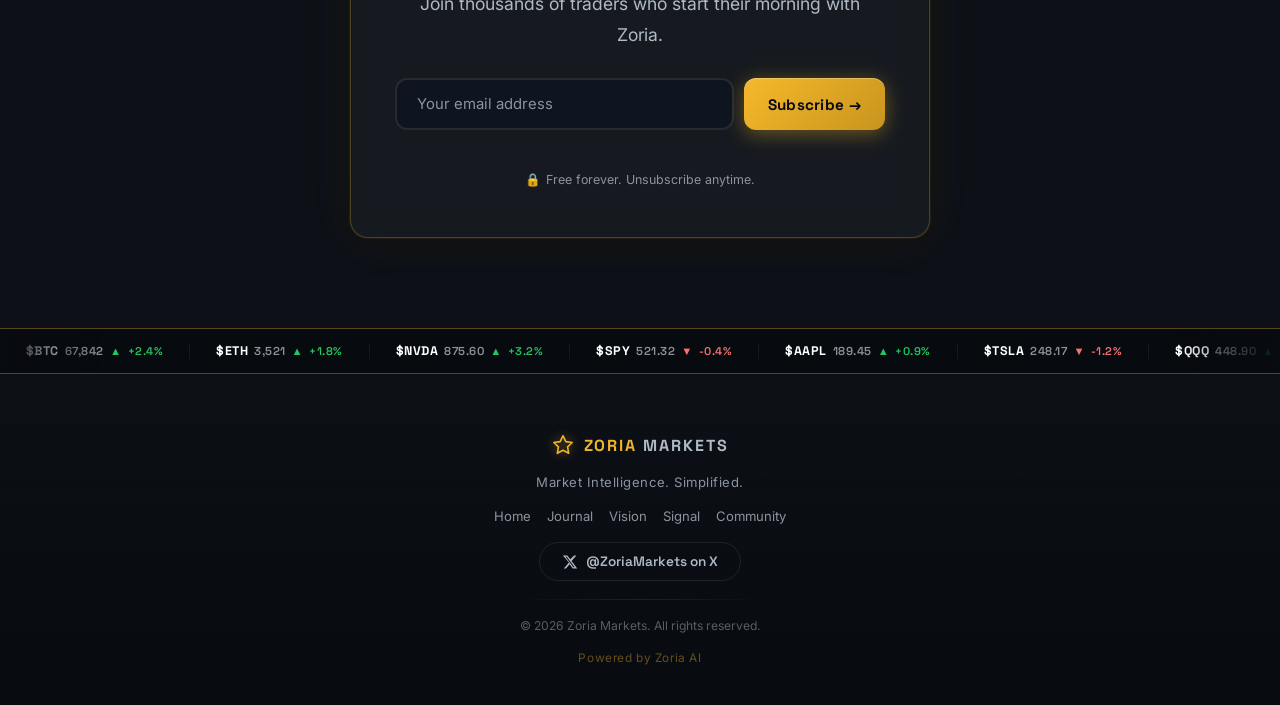
<file: journal.html>
<!DOCTYPE html>
<html lang="en">
<head>
<meta charset="UTF-8"/>
<meta name="viewport" content="width=device-width,initial-scale=1.0"/>
<meta name="description" content="The Zoria Journal — Daily AI-powered market briefings, published every morning at 6AM PT."/>
<meta name="theme-color" content="#0D1117"/>
<title>The Zoria Journal — Daily Market Intelligence</title>
<link rel="preconnect" href="https://fonts.googleapis.com"/>
<link rel="preconnect" href="https://fonts.gstatic.com" crossorigin/>
<link href="https://fonts.googleapis.com/css2?family=Inter:wght@300;400;500;600;700&family=Space+Grotesk:wght@400;500;600;700;800&display=swap" rel="stylesheet"/>
<style>
@property --angle{syntax:'<angle>';initial-value:0deg;inherits:false}
:root{
  --bg:#0D1117;--bg-deep:#080b10;--bg-card:rgba(255,255,255,0.04);
  --gold:#F0B429;--gold-b:#FFD060;--gold-d:#C8941F;
  --gold-g:rgba(240,180,41,0.35);--gold-gs:rgba(240,180,41,0.18);--gold-gx:rgba(240,180,41,0.08);
  --blue:#1DA1F2;--green:#22C55E;--red:#F87171;
  --white:#fff;--gray:#8B949E;--gray-l:#B0BAC6;
  --border:rgba(255,255,255,0.09);--border-g:rgba(240,180,41,0.25);
  --glass:blur(14px);--r:18px;--r-sm:12px;--r-xs:8px;
  --t:.3s cubic-bezier(.4,0,.2,1);
  --fh:'Space Grotesk',-apple-system,sans-serif;
  --fb:'Inter',-apple-system,sans-serif;
}
*,*::before,*::after{box-sizing:border-box;margin:0;padding:0}
html{scroll-behavior:smooth;-webkit-text-size-adjust:100%}
body{font-family:var(--fb);background:var(--bg);color:var(--white);min-height:100vh;overflow-x:hidden;-webkit-font-smoothing:antialiased;padding-top:70px}
a{color:inherit;text-decoration:none}
button{font-family:inherit;cursor:pointer}
#starfield{position:fixed;inset:0;z-index:0;pointer-events:none}
body::before{content:'';position:fixed;inset:0;z-index:1;pointer-events:none;background:radial-gradient(ellipse 70% 50% at 50% -10%,rgba(240,180,41,.07) 0%,transparent 100%),radial-gradient(ellipse 45% 35% at 85% 90%,rgba(29,161,242,.05) 0%,transparent 100%),radial-gradient(ellipse 35% 25% at 5% 70%,rgba(240,180,41,.04) 0%,transparent 100%)}
.page-wrap{position:relative;z-index:2}
.nav{position:fixed;top:0;left:0;right:0;z-index:100;height:70px;transition:background var(--t),box-shadow var(--t),border-color var(--t);border-bottom:1px solid transparent}
.nav.scrolled{background:rgba(8,11,16,.9);backdrop-filter:var(--glass);-webkit-backdrop-filter:var(--glass);border-bottom-color:var(--border);box-shadow:0 4px 30px rgba(0,0,0,.5)}
.nav-inner{max-width:1200px;margin:0 auto;padding:0 28px;height:100%;display:flex;align-items:center;justify-content:space-between;gap:24px}
.nav-logo{display:flex;align-items:center;gap:10px;flex-shrink:0}
.nav-star{width:26px;height:26px;filter:drop-shadow(0 0 6px rgba(240,180,41,.5))}
.nav-brand{font-family:var(--fh);font-weight:800;line-height:1;display:flex;flex-direction:column}
.nav-z{font-size:1rem;letter-spacing:.14em;background:linear-gradient(90deg,var(--gold-b),var(--gold),var(--gold-b));background-size:200%;-webkit-background-clip:text;-webkit-text-fill-color:transparent;background-clip:text;animation:shimmer 4s linear infinite}
.nav-m{font-size:.5rem;letter-spacing:.35em;color:var(--gold-d);-webkit-text-fill-color:var(--gold-d)}
.nav-links{display:flex;align-items:center;gap:6px}
.nav-link{font-family:var(--fh);font-size:.88rem;font-weight:500;color:var(--gray-l);padding:7px 12px;border-radius:var(--r-xs);transition:color var(--t),background var(--t);white-space:nowrap}
.nav-link:hover{color:var(--white);background:rgba(255,255,255,.06)}
.nav-link.active{color:var(--gold)}
.nav-cta{font-family:var(--fh);font-size:.85rem;font-weight:700;color:var(--bg-deep);background:linear-gradient(135deg,var(--gold-b),var(--gold),var(--gold-d));padding:9px 20px;border-radius:50px;white-space:nowrap;transition:transform var(--t),box-shadow var(--t);box-shadow:0 4px 16px rgba(240,180,41,.35)}
.nav-cta:hover{transform:translateY(-2px);box-shadow:0 8px 24px rgba(240,180,41,.5)}
.hamburger{display:none;flex-direction:column;gap:5px;background:none;border:none;padding:6px}
.hamburger span{display:block;width:22px;height:2px;background:var(--white);border-radius:2px;transition:transform var(--t),opacity var(--t);transform-origin:center}
.hamburger.open span:nth-child(1){transform:translateY(7px) rotate(45deg)}
.hamburger.open span:nth-child(2){opacity:0}
.hamburger.open span:nth-child(3){transform:translateY(-7px) rotate(-45deg)}
.ticker-wrap{position:relative;z-index:2;background:rgba(8,11,16,.96);border-top:1px solid rgba(240,180,41,.35);border-bottom:1px solid rgba(240,180,41,.35);overflow:hidden;height:46px;display:flex;align-items:center}
.ticker-wrap::before,.ticker-wrap::after{content:'';position:absolute;top:0;bottom:0;width:100px;z-index:3;pointer-events:none}
.ticker-wrap::before{left:0;background:linear-gradient(to right,rgba(8,11,16,1),transparent)}
.ticker-wrap::after{right:0;background:linear-gradient(to left,rgba(8,11,16,1),transparent)}
.ticker-inner{display:flex;white-space:nowrap;animation:tickerScroll 45s linear infinite;will-change:transform}
.ticker-inner:hover{animation-play-state:paused}
@keyframes tickerScroll{from{transform:translateX(0)}to{transform:translateX(-50%)}}
.ticker-item{display:inline-flex;align-items:center;gap:6px;padding:0 26px;font-family:var(--fh);font-size:.78rem;font-weight:600;letter-spacing:.04em;border-right:1px solid rgba(255,255,255,.06)}
.t-sym{color:var(--white);font-weight:700}.t-px{color:var(--gray);font-size:.72rem}.t-arr,.t-chg{font-size:.7rem}
.t-arr.up,.t-chg.up{color:var(--green)}.t-arr.dn,.t-chg.dn{color:var(--red)}
.site-footer{position:relative;z-index:2;padding:60px 24px 40px;background:linear-gradient(to top,rgba(8,11,16,.99) 0%,transparent 100%)}
.footer-inner{max-width:700px;margin:0 auto;display:flex;flex-direction:column;align-items:center;gap:18px;text-align:center}
.footer-brand{display:flex;align-items:center;gap:10px}
.footer-star{width:22px;height:22px;filter:drop-shadow(0 0 5px rgba(240,180,41,.5))}
.footer-name{font-family:var(--fh);font-size:1rem;font-weight:800;letter-spacing:.12em}
.footer-z{color:var(--gold)}.footer-mk{color:var(--gray-l)}
.footer-tagline{font-size:.82rem;color:var(--gray);letter-spacing:.04em}
.footer-nav{display:flex;flex-wrap:wrap;justify-content:center;gap:4px 16px}
.footer-nav a{font-size:.82rem;color:var(--gray);transition:color var(--t)}.footer-nav a:hover{color:var(--white)}
.footer-social{display:inline-flex;align-items:center;gap:8px;font-family:var(--fh);font-size:.85rem;font-weight:600;color:var(--gray-l);padding:10px 22px;border:1px solid var(--border);border-radius:50px;transition:all var(--t)}
.footer-social svg{width:16px;height:16px;fill:currentColor}.footer-social:hover{color:var(--white);border-color:rgba(255,255,255,.2);background:rgba(255,255,255,.05)}
.footer-divider{width:240px;height:1px;background:linear-gradient(to right,transparent,var(--border),transparent)}
.footer-copy{font-size:.76rem;color:rgba(139,148,158,.6)}.footer-powered{font-size:.74rem;color:rgba(240,180,41,.4);letter-spacing:.05em}
.section-inner{max-width:1040px;margin:0 auto;padding:0 28px}
.s-label{font-family:var(--fh);font-size:.72rem;font-weight:700;letter-spacing:.28em;text-transform:uppercase;color:var(--gold);margin-bottom:14px;display:flex;align-items:center;gap:10px}
.s-label::before,.s-label::after{content:'';flex:1;max-width:40px;height:1px;background:linear-gradient(to right,transparent,var(--gold-d))}
.s-label::after{background:linear-gradient(to left,transparent,var(--gold-d))}
.s-title{font-family:var(--fh);font-size:clamp(1.9rem,4vw,3rem);font-weight:700;color:var(--white);letter-spacing:-.02em;margin-bottom:14px;line-height:1.15}
.s-sub{font-size:clamp(.95rem,2vw,1.1rem);color:var(--gray-l);line-height:1.78;max-width:640px}
.glass-card{background:var(--bg-card);border:1px solid var(--border);backdrop-filter:var(--glass);-webkit-backdrop-filter:var(--glass);border-radius:var(--r);transition:transform var(--t),box-shadow var(--t),border-color var(--t);box-shadow:0 1px 0 rgba(255,255,255,.05) inset,0 4px 24px rgba(0,0,0,.3)}
.glass-card:hover{transform:translateY(-6px);border-color:var(--border-g);box-shadow:0 1px 0 rgba(255,255,255,.08) inset,0 20px 50px rgba(0,0,0,.45),0 0 40px var(--gold-gx)}
.gold-card{border-color:var(--border-g)!important;box-shadow:0 0 0 1px rgba(240,180,41,.08),0 4px 30px rgba(0,0,0,.35),0 0 50px var(--gold-gx)!important}
.icon-box{display:inline-flex;align-items:center;justify-content:center;width:58px;height:58px;border-radius:14px;background:linear-gradient(135deg,rgba(240,180,41,.14) 0%,rgba(240,180,41,.04) 100%);border:1px solid rgba(240,180,41,.2);font-size:1.65rem;margin-bottom:22px;transition:transform var(--t),box-shadow var(--t);flex-shrink:0}
.glass-card:hover .icon-box,.tilt-card:hover .icon-box{transform:scale(1.1) rotate(-4deg);box-shadow:0 0 22px rgba(240,180,41,.25)}
.btn-gold{display:inline-flex;align-items:center;gap:8px;padding:14px 28px;background:linear-gradient(135deg,var(--gold-b) 0%,var(--gold) 50%,var(--gold-d) 100%);background-size:200%;background-position:100% 0;border:none;border-radius:50px;color:var(--bg-deep);font-family:var(--fh);font-size:.95rem;font-weight:700;cursor:pointer;letter-spacing:.02em;white-space:nowrap;transition:background-position .4s,transform var(--t),box-shadow var(--t);box-shadow:0 4px 20px rgba(240,180,41,.4),0 1px 0 rgba(255,255,255,.25) inset;overflow:hidden;position:relative}
.btn-gold::after{content:'';position:absolute;top:0;left:-100%;width:60%;height:100%;background:linear-gradient(90deg,transparent,rgba(255,255,255,.22),transparent);transform:skewX(-20deg);transition:left .5s}
.btn-gold:hover{background-position:0% 0;transform:translateY(-2px);box-shadow:0 8px 32px rgba(240,180,41,.55)}
.btn-gold:hover::after{left:160%}
.email-row{display:flex;gap:10px;max-width:520px}
.input-wrap{position:relative;flex:1;border-radius:var(--r-sm);padding:1.5px;background:rgba(255,255,255,.07)}
.input-wrap::before{content:'';position:absolute;inset:0;border-radius:inherit;background:conic-gradient(from var(--angle),var(--gold-d),var(--gold-b),var(--blue),var(--gold-d));opacity:0;transition:opacity .4s;animation:borderSpin 3s linear infinite}
.input-wrap.input-focused::before{opacity:1}
@keyframes borderSpin{to{--angle:360deg}}
.email-input{position:relative;z-index:1;display:block;width:100%;padding:15px 20px;background:#0e1520;border:none;border-radius:calc(var(--r-sm) - 1.5px);color:var(--white);font-family:var(--fb);font-size:.93rem;outline:none;-webkit-appearance:none}
.email-input::placeholder{color:var(--gray)}
.email-input.shake{animation:shake .4s ease}
@keyframes shake{0%,100%{transform:translateX(0)}20%{transform:translateX(-7px)}40%{transform:translateX(7px)}60%{transform:translateX(-4px)}80%{transform:translateX(4px)}}
.form-error{font-size:.82rem;color:#F87171;margin-top:8px;min-height:18px}
.success-msg{display:flex;align-items:center;justify-content:center;gap:12px;padding:18px 28px;background:rgba(240,180,41,.1);border:1px solid rgba(240,180,41,.3);border-radius:var(--r-sm);font-family:var(--fh);font-weight:600;color:var(--gold);animation:popIn .45s cubic-bezier(.22,1,.36,1)}
@keyframes popIn{from{opacity:0;transform:scale(.93) translateY(8px)}to{opacity:1;transform:scale(1) translateY(0)}}
.badge{display:inline-flex;align-items:center;gap:5px;padding:4px 12px;border-radius:50px;font-family:var(--fh);font-size:.7rem;font-weight:700;letter-spacing:.06em;text-transform:uppercase}
.badge-gold{background:rgba(240,180,41,.15);color:var(--gold);border:1px solid rgba(240,180,41,.3)}
.badge-blue{background:rgba(29,161,242,.12);color:var(--blue);border:1px solid rgba(29,161,242,.25)}
.badge-green{background:rgba(34,197,94,.12);color:var(--green);border:1px solid rgba(34,197,94,.25)}
.badge-gray{background:rgba(255,255,255,.06);color:var(--gray);border:1px solid var(--border)}
.fade-up{opacity:0;transform:translateY(36px);transition:opacity .75s cubic-bezier(.22,1,.36,1),transform .75s cubic-bezier(.22,1,.36,1);transition-delay:var(--delay,0s)}
.fade-up.visible{opacity:1;transform:translateY(0)}
.trust-note{font-size:.78rem;color:var(--gray);display:flex;align-items:center;justify-content:center;gap:5px;margin-top:14px}
@keyframes shimmer{0%{background-position:200% center}100%{background-position:-200% center}}
@keyframes floatY{0%,100%{transform:translateY(0)}50%{transform:translateY(-10px)}}
/* JOURNAL SPECIFIC */
.journal-hero{padding:80px 28px 60px;text-align:center}
.featured-post{padding:40px 44px;margin-bottom:40px;text-align:left;display:grid;grid-template-columns:1fr auto;gap:24px;align-items:start}
.post-meta{display:flex;align-items:center;gap:12px;margin-bottom:16px;flex-wrap:wrap}
.post-date,.post-read{font-size:.78rem;color:var(--gray)}
.featured-post .post-title{font-family:var(--fh);font-size:clamp(1.4rem,3vw,2rem);font-weight:700;color:var(--white);line-height:1.3;margin-bottom:16px;letter-spacing:-.02em}
.featured-post .post-preview{font-size:.95rem;color:var(--gray-l);line-height:1.78;margin-bottom:24px;max-width:600px}
.articles-grid{display:grid;grid-template-columns:repeat(3,1fr);gap:22px;margin-bottom:80px}
.article-card{padding:32px 26px;text-align:left}
.article-card .post-title{font-family:var(--fh);font-size:1.05rem;font-weight:700;color:var(--white);line-height:1.4;margin-bottom:12px;letter-spacing:-.01em}
.article-card .post-preview{font-size:.87rem;color:var(--gray-l);line-height:1.75;margin-bottom:18px}
.article-card .post-meta{margin-bottom:0}
.read-link{display:inline-flex;align-items:center;gap:6px;font-family:var(--fh);font-size:.84rem;font-weight:600;color:var(--gold);transition:gap var(--t)}
.read-link:hover{gap:10px}
.journal-subscribe{padding:70px 28px 90px;text-align:center}
.subscribe-box{max-width:580px;margin:0 auto;padding:50px 44px}
@media(max-width:768px){
  .hamburger{display:flex}
  .nav-links{display:none;position:absolute;top:70px;left:0;right:0;background:rgba(8,11,16,.97);backdrop-filter:var(--glass);-webkit-backdrop-filter:var(--glass);border-bottom:1px solid var(--border);flex-direction:column;padding:16px 24px 24px;gap:4px}
  .nav-links.open{display:flex}
  .nav-link{padding:12px 14px;font-size:.95rem}
  .nav-cta{text-align:center;margin-top:8px;padding:13px;border-radius:var(--r-sm)}
  .articles-grid{grid-template-columns:1fr;max-width:500px;margin-left:auto;margin-right:auto}
  .featured-post{grid-template-columns:1fr;padding:28px 24px}
  .subscribe-box{padding:36px 28px}
  .email-row{flex-direction:column}
  .email-row .btn-gold{width:100%;justify-content:center;border-radius:var(--r-sm);height:52px}
}
@media(max-width:480px){body{padding-top:64px}.nav{height:64px}.nav-links{top:64px}}
@media(prefers-reduced-motion:reduce){*,*::before,*::after{animation-duration:.01ms!important;animation-iteration-count:1!important;transition-duration:.01ms!important}.ticker-inner{animation:none}}
</style>
</head>
<body data-page="journal">
<canvas id="starfield"></canvas>

<nav class="nav" id="nav">
  <div class="nav-inner">
    <a href="index.html" class="nav-logo"><svg class="nav-star" viewBox="0 0 24 24" xmlns="http://www.w3.org/2000/svg" aria-hidden="true"><polygon points="12,2 15.09,8.26 22,9.27 17,14.14 18.18,21.02 12,17.77 5.82,21.02 7,14.14 2,9.27 8.91,8.26" fill="none" stroke="#F0B429" stroke-width="1.8" stroke-linejoin="round"/></svg><span class="nav-brand"><span class="nav-z">ZORIA</span><span class="nav-m">MARKETS</span></span></a>
    <div class="nav-links" id="nav-links">
      <a href="journal.html" class="nav-link" data-nav="journal">Journal</a>
      <a href="vision.html" class="nav-link" data-nav="vision">Vision</a>
      <a href="signal.html" class="nav-link" data-nav="signal">Signal</a>
      <a href="community.html" class="nav-link" data-nav="community">Community</a>
      <a href="index.html#waitlist" class="nav-cta">Join Waitlist</a>
    </div>
    <button class="hamburger" id="hamburger" aria-label="Toggle menu" aria-expanded="false"><span></span><span></span><span></span></button>
  </div>
</nav>

<div class="page-wrap">

  <section class="journal-hero fade-up">
    <div class="section-inner" style="text-align:center">
      <div class="s-label" style="justify-content:center">Daily Market Briefing</div>
      <h1 class="s-title" style="font-size:clamp(2.4rem,6vw,4rem)">The Zoria Journal</h1>
      <p class="s-sub" style="margin:0 auto">Your daily AI-powered market briefing. Written by Zoria AI.<br>Published every morning at <strong style="color:var(--gold)">6AM PT</strong>.</p>
    </div>
  </section>

  <section style="padding:20px 28px 50px">
    <div class="section-inner">
      <div class="featured-post glass-card gold-card fade-up">
        <div>
          <div class="post-meta">
            <span class="badge badge-gold">🔥 Today's Brief</span>
            <span class="post-date">April 6, 2026</span>
          </div>
          <h2 class="post-title">Markets Brace for Fed Decision While AI Stocks Defy Gravity</h2>
          <p class="post-preview">Despite broader market uncertainty ahead of Wednesday's Federal Reserve rate announcement, AI-related stocks continued their remarkable run today with <strong style="color:var(--gold)">$NVDA</strong> leading the charge higher. Semiconductor names broadly outperformed while defensive sectors retreated. Here's what you need to know before the open tomorrow...</p>
          <a href="#" class="btn-gold" style="display:inline-flex;border-radius:50px;padding:12px 24px;font-size:.88rem" onclick="return false">Read Full Brief &nbsp;→</a>
        </div>
        <div style="flex-shrink:0;padding-top:4px"><div style="font-size:4rem;opacity:.1" aria-hidden="true">📰</div></div>
      </div>
    </div>
  </section>

  <section style="padding:0 28px 60px">
    <div class="section-inner">
      <div class="articles-grid">
        <article class="article-card glass-card tilt-card fade-up" style="--delay:.05s">
          <div class="post-meta" style="margin-bottom:14px"><span class="badge badge-blue">📊 Market Analysis</span></div>
          <h3 class="post-title">Bitcoin's Quiet Accumulation Phase and What It Means for Q2</h3>
          <p class="post-preview">On-chain data suggests institutional wallets have been quietly accumulating BTC while retail sentiment remains cautious. The divergence historically precedes significant moves higher...</p>
          <div class="post-meta"><span class="post-date">April 5, 2026</span><span class="post-read">· 3 min read</span><a href="#" class="read-link" onclick="return false">Read →</a></div>
        </article>
        <article class="article-card glass-card tilt-card fade-up" style="--delay:.12s">
          <div class="post-meta" style="margin-bottom:14px"><span class="badge badge-gold">🧠 AI Insight</span></div>
          <h3 class="post-title">Why NVIDIA's Moat Is Wider Than Most Analysts Think</h3>
          <p class="post-preview">The real story isn't the chips. It's the software ecosystem that makes switching costs astronomical for anyone trying to compete with CUDA and the broader developer toolchain...</p>
          <div class="post-meta"><span class="post-date">April 4, 2026</span><span class="post-read">· 4 min read</span><a href="#" class="read-link" onclick="return false">Read →</a></div>
        </article>
        <article class="article-card glass-card tilt-card fade-up" style="--delay:.19s">
          <div class="post-meta" style="margin-bottom:14px"><span class="badge badge-green">⚡ Alert</span></div>
          <h3 class="post-title">Unusual Options Activity Detected in 3 Major Tech Names</h3>
          <p class="post-preview">Zoria AI's scanner picked up significant options flow in $AAPL, $MSFT and $META that historically precedes major price moves. Combined notional value exceeded $4.5M in a single session...</p>
          <div class="post-meta"><span class="post-date">April 3, 2026</span><span class="post-read">· 2 min read</span><a href="#" class="read-link" onclick="return false">Read →</a></div>
        </article>
      </div>
    </div>
  </section>

  <section class="journal-subscribe fade-up">
    <div class="section-inner">
      <div class="subscribe-box glass-card gold-card">
        <div class="s-label" style="justify-content:center">Free Forever</div>
        <h2 class="s-title" style="text-align:center;font-size:clamp(1.7rem,4vw,2.4rem)">Get The Zoria Journal Free</h2>
        <p class="s-sub" style="text-align:center;margin:0 auto 28px">Join thousands of traders who start their morning with Zoria.</p>
        <form class="waitlist-form" novalidate>
          <div class="email-row" style="margin:0 auto">
            <div class="input-wrap"><input type="email" class="email-input" placeholder="Your email address" autocomplete="email" required aria-label="Email address"/></div>
            <button type="submit" class="btn-gold" style="border-radius:var(--r-sm);padding:0 24px;height:52px;white-space:nowrap"><span class="btn-text">Subscribe →</span></button>
          </div>
          <div class="form-error" role="alert"></div>
        </form>
        <p class="trust-note" style="justify-content:center;margin-top:16px"><span aria-hidden="true">🔒</span> Free forever. Unsubscribe anytime.</p>
      </div>
    </div>
  </section>

</div>

<div class="ticker-wrap" role="marquee" aria-label="Live market data"><div class="ticker-inner" id="ticker-inner"></div></div>

<footer class="site-footer">
  <div class="footer-inner">
    <div class="footer-brand"><svg class="footer-star" viewBox="0 0 24 24" xmlns="http://www.w3.org/2000/svg" aria-hidden="true"><polygon points="12,2 15.09,8.26 22,9.27 17,14.14 18.18,21.02 12,17.77 5.82,21.02 7,14.14 2,9.27 8.91,8.26" fill="none" stroke="#F0B429" stroke-width="1.8" stroke-linejoin="round"/></svg><span class="footer-name"><span class="footer-z">ZORIA</span> <span class="footer-mk">MARKETS</span></span></div>
    <p class="footer-tagline">Market Intelligence. Simplified.</p>
    <nav class="footer-nav"><a href="index.html">Home</a><a href="journal.html">Journal</a><a href="vision.html">Vision</a><a href="signal.html">Signal</a><a href="community.html">Community</a></nav>
    <a href="https://x.com/zoriamarkets" class="footer-social" target="_blank" rel="noopener noreferrer"><svg viewBox="0 0 24 24" aria-hidden="true"><path d="M18.244 2.25h3.308l-7.227 8.26 8.502 11.24H16.17l-4.714-6.231-5.401 6.231H2.744l7.737-8.835L1.254 2.25H8.08l4.253 5.622L18.244 2.25zm-1.161 17.52h1.833L7.084 4.126H5.117L17.083 19.77z"/></svg>@ZoriaMarkets on X</a>
    <div class="footer-divider" aria-hidden="true"></div>
    <p class="footer-copy">© 2026 Zoria Markets. All rights reserved.</p>
    <p class="footer-powered">Powered by Zoria AI</p>
  </div>
</footer>

<script>
'use strict';
function debounce(fn,d){let t;return function(...a){clearTimeout(t);t=setTimeout(()=>fn.apply(this,a),d)}}
(function(){const nav=document.getElementById('nav'),hb=document.getElementById('hamburger'),nl=document.getElementById('nav-links');if(!nav)return;window.addEventListener('scroll',()=>nav.classList.toggle('scrolled',scrollY>40),{passive:true});nav.classList.toggle('scrolled',scrollY>40);if(hb&&nl){hb.addEventListener('click',()=>{const o=nl.classList.toggle('open');hb.classList.toggle('open',o);hb.setAttribute('aria-expanded',o)});nl.querySelectorAll('a').forEach(a=>a.addEventListener('click',()=>{nl.classList.remove('open');hb.classList.remove('open');hb.setAttribute('aria-expanded','false')}));document.addEventListener('click',e=>{if(!nav.contains(e.target)){nl.classList.remove('open');hb.classList.remove('open');hb.setAttribute('aria-expanded','false')}})}const page=document.body.dataset.page;if(page){const l=nav.querySelector('[data-nav="'+page+'"]');if(l)l.classList.add('active')}})();
(function(){const cv=document.getElementById('starfield');if(!cv)return;const cx=cv.getContext('2d');let W,H,stars=[];function r(a,b){return Math.random()*(b-a)+a}function mk(){return{x:r(0,W),y:r(0,H),rad:r(.3,1.8),base:r(.2,.9),spd:r(.012,.055),ph:r(0,6.28),dr:r(-.03,.03),gold:Math.random()<.13,blue:Math.random()<.08}}function resize(){W=cv.width=innerWidth;H=cv.height=innerHeight;stars=Array.from({length:180},mk)}let last=0;function draw(ts){const dt=Math.min((ts-last)/16.67,3);last=ts;cx.clearRect(0,0,W,H);for(const s of stars){s.ph+=s.spd*dt;const a=s.base*(.5+.5*Math.sin(s.ph));s.x=(s.x+s.dr*dt+W)%W;cx.beginPath();cx.arc(s.x,s.y,s.rad,0,6.28);cx.fillStyle=s.gold?`rgba(240,180,41,${a})`:s.blue?`rgba(29,161,242,${a})`:`rgba(255,255,255,${a})`;cx.fill();if(s.rad>1.2){cx.beginPath();cx.arc(s.x,s.y,s.rad*3,0,6.28);cx.fillStyle=s.gold?`rgba(240,180,41,${a*.1})`:`rgba(255,255,255,${a*.06})`;cx.fill()}}requestAnimationFrame(draw)}window.addEventListener('resize',debounce(resize,200));resize();requestAnimationFrame(draw);})();
(function(){document.querySelectorAll('.waitlist-form').forEach(form=>{const inp=form.querySelector('.email-input'),btn=form.querySelector('button[type=submit]'),err=form.querySelector('.form-error');if(!inp||!btn)return;const re=/^[^\s@]+@[^\s@]+\.[^\s@]+$/;function shake(el){el.classList.remove('shake');void el.offsetWidth;el.classList.add('shake');el.addEventListener('animationend',()=>el.classList.remove('shake'),{once:true})}form.addEventListener('submit',e=>{e.preventDefault();if(err)err.textContent='';const v=inp.value.trim();if(!v||!re.test(v)){if(err)err.textContent='Please enter a valid email address.';shake(inp);inp.focus();return}btn.disabled=true;const tx=btn.querySelector('.btn-text')||btn;tx.textContent='Joining…';setTimeout(()=>{localStorage.setItem('zoria_email',v);tx.textContent='⭐ You\'re on the list!';btn.style.background='rgba(240,180,41,.15)';btn.style.color='#F0B429';btn.style.border='1px solid rgba(240,180,41,.3)';btn.disabled=false},700)});});})();
(function(){document.querySelectorAll('.email-input').forEach(inp=>{const w=inp.closest('.input-wrap');if(!w)return;inp.addEventListener('focus',()=>w.classList.add('input-focused'));inp.addEventListener('blur',()=>w.classList.remove('input-focused'));});})();
(function(){if(window.matchMedia('(prefers-reduced-motion:reduce)').matches){document.querySelectorAll('.fade-up').forEach(e=>e.classList.add('visible'));return}const io=new IntersectionObserver(entries=>entries.forEach(e=>{if(e.isIntersecting){e.target.classList.add('visible');io.unobserve(e.target)}}),{threshold:.1,rootMargin:'0px 0px -30px 0px'});document.querySelectorAll('.fade-up').forEach(e=>io.observe(e));})();
(function(){const c=document.getElementById('ticker-inner');if(!c)return;const data=[{s:'$BTC',c:2.4,p:'67,842'},{s:'$ETH',c:1.8,p:'3,521'},{s:'$NVDA',c:3.2,p:'875.60'},{s:'$SPY',c:-.4,p:'521.32'},{s:'$AAPL',c:.9,p:'189.45'},{s:'$TSLA',c:-1.2,p:'248.17'},{s:'$QQQ',c:.7,p:'448.90'},{s:'$META',c:2.1,p:'493.81'},{s:'$MSFT',c:1.4,p:'412.55'},{s:'$AMZN',c:.6,p:'183.70'},{s:'$SOL',c:4.1,p:'152.33'},{s:'$GOLD',c:.3,p:'2,318'}];function item(d){const up=d.c>=0,el=document.createElement('span');el.className='ticker-item';el.innerHTML=`<span class="t-sym">${d.s}</span><span class="t-px">${d.p}</span><span class="t-arr ${up?'up':'dn'}">${up?'▲':'▼'}</span><span class="t-chg ${up?'up':'dn'}">${up?'+':''}${d.c.toFixed(1)}%</span>`;return el}const f1=document.createDocumentFragment(),f2=document.createDocumentFragment();data.forEach(d=>{f1.appendChild(item(d));f2.appendChild(item(d))});c.appendChild(f1);c.appendChild(f2);})();
(function(){if(window.matchMedia('(hover:none)').matches)return;document.querySelectorAll('.tilt-card').forEach(card=>{card.addEventListener('mousemove',e=>{const r=card.getBoundingClientRect(),dx=(e.clientX-r.left-r.width/2)/(r.width/2),dy=(e.clientY-r.top-r.height/2)/(r.height/2);card.style.transform=`translateY(-8px) perspective(900px) rotateX(${dy*-6}deg) rotateY(${dx*6}deg)`});card.addEventListener('mouseleave',()=>{card.style.transform='';card.style.transition='transform .5s cubic-bezier(.4,0,.2,1),box-shadow .3s,border-color .3s'});card.addEventListener('mouseenter',()=>{card.style.transition='box-shadow .3s,border-color .3s'});});})();
</script>
</body>
</html>
</file>
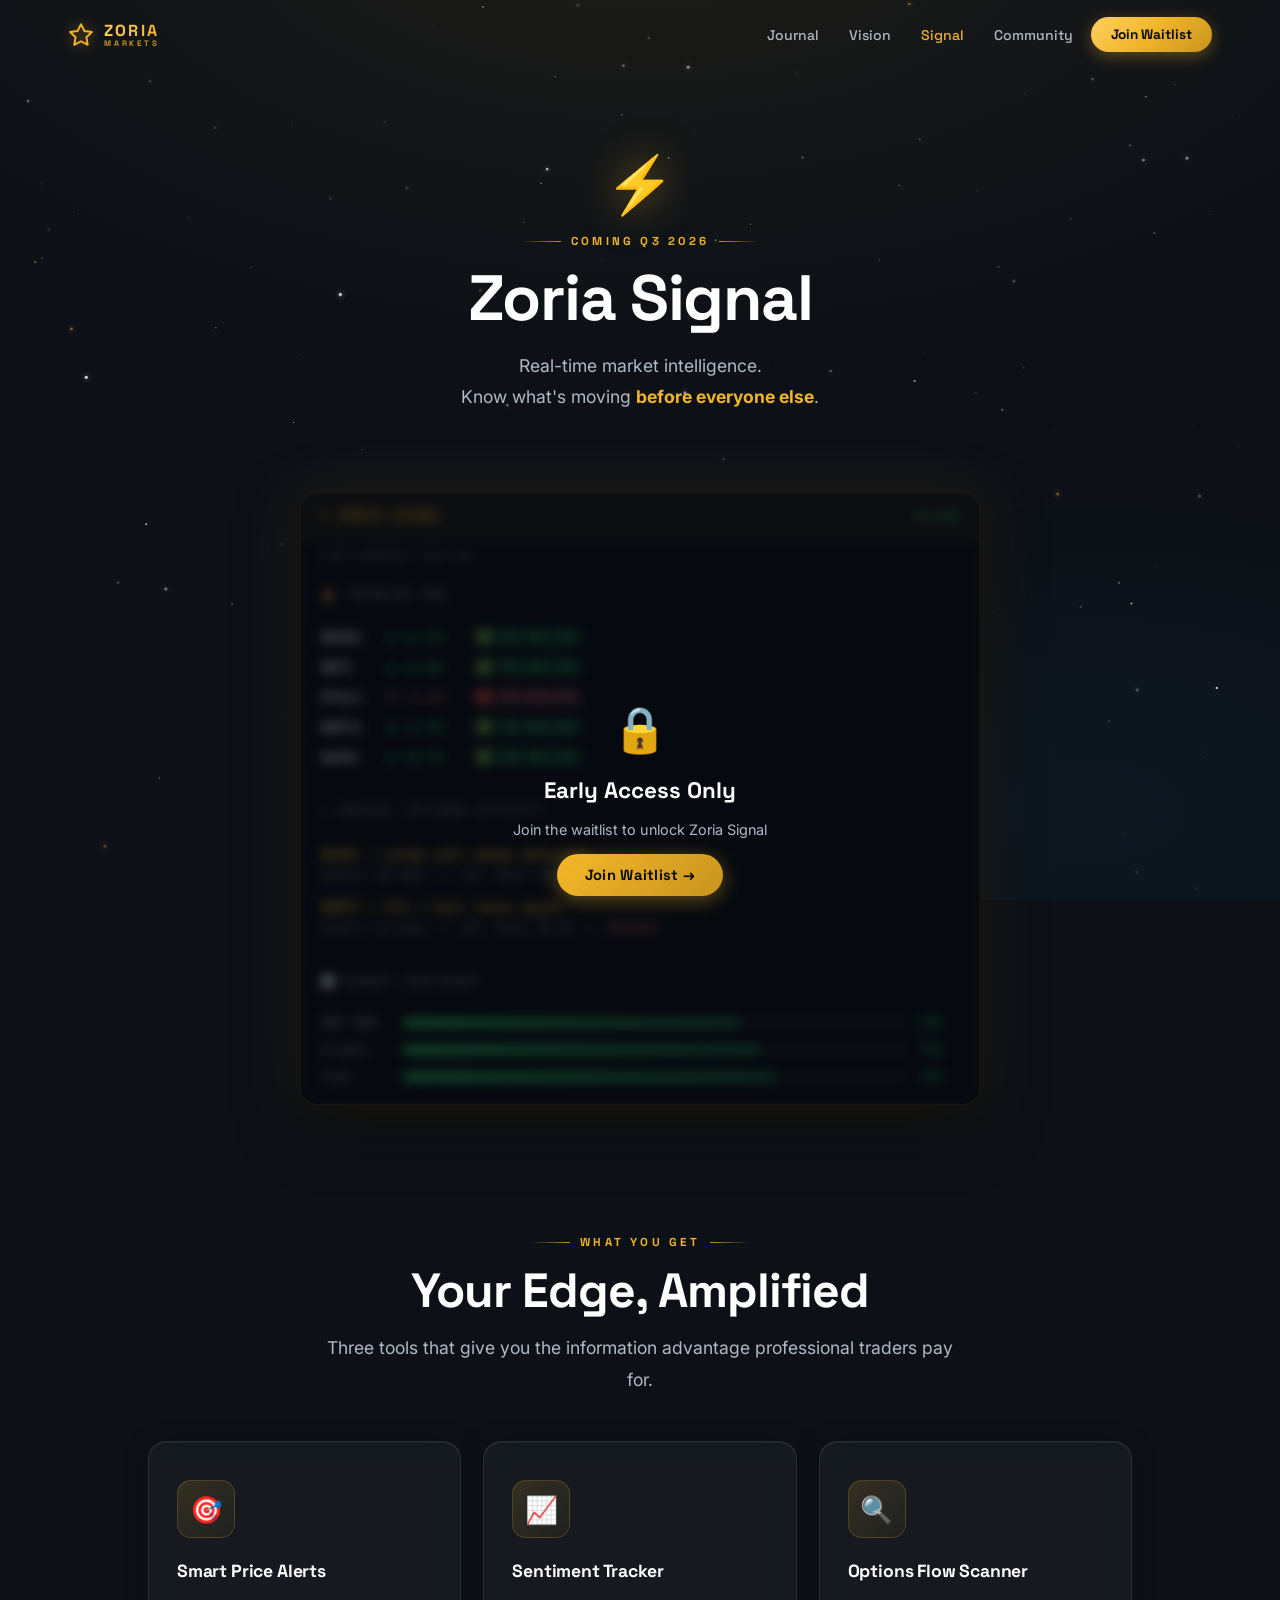
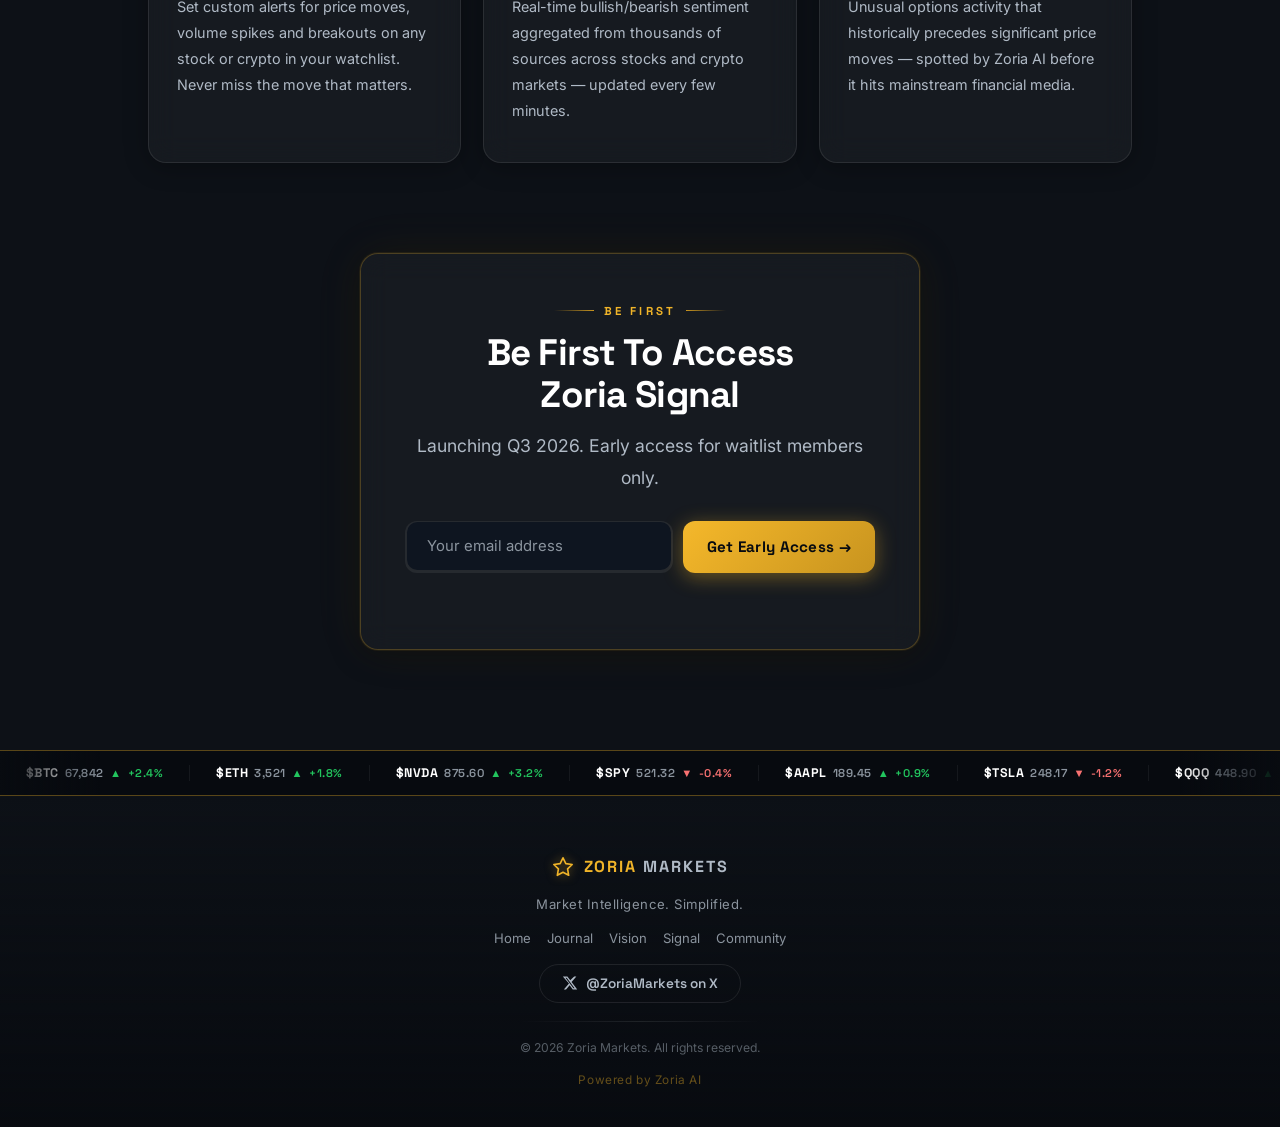
<file: signal.html>
<!DOCTYPE html>
<html lang="en">
<head>
<meta charset="UTF-8"/>
<meta name="viewport" content="width=device-width,initial-scale=1.0"/>
<meta name="description" content="Zoria Signal — Real-time market intelligence. Options flow, sentiment tracking and smart price alerts."/>
<meta name="theme-color" content="#0D1117"/>
<title>Zoria Signal — Real-Time Market Intelligence</title>
<link rel="preconnect" href="https://fonts.googleapis.com"/>
<link rel="preconnect" href="https://fonts.gstatic.com" crossorigin/>
<link href="https://fonts.googleapis.com/css2?family=Inter:wght@300;400;500;600;700&family=Space+Grotesk:wght@400;500;600;700;800&family=JetBrains+Mono:wght@400;600;700&display=swap" rel="stylesheet"/>
<style>
@property --angle{syntax:'<angle>';initial-value:0deg;inherits:false}
:root{--bg:#0D1117;--bg-deep:#080b10;--bg-card:rgba(255,255,255,0.04);--gold:#F0B429;--gold-b:#FFD060;--gold-d:#C8941F;--gold-gx:rgba(240,180,41,0.08);--blue:#1DA1F2;--green:#22C55E;--red:#F87171;--white:#fff;--gray:#8B949E;--gray-l:#B0BAC6;--border:rgba(255,255,255,0.09);--border-g:rgba(240,180,41,0.25);--glass:blur(14px);--r:18px;--r-sm:12px;--r-xs:8px;--t:.3s cubic-bezier(.4,0,.2,1);--fh:'Space Grotesk',-apple-system,sans-serif;--fb:'Inter',-apple-system,sans-serif}
*,*::before,*::after{box-sizing:border-box;margin:0;padding:0}
html{scroll-behavior:smooth;-webkit-text-size-adjust:100%}
body{font-family:var(--fb);background:var(--bg);color:var(--white);min-height:100vh;overflow-x:hidden;-webkit-font-smoothing:antialiased;padding-top:70px}
a{color:inherit;text-decoration:none}button{font-family:inherit;cursor:pointer}
#starfield{position:fixed;inset:0;z-index:0;pointer-events:none}
body::before{content:'';position:fixed;inset:0;z-index:1;pointer-events:none;background:radial-gradient(ellipse 70% 50% at 50% -10%,rgba(240,180,41,.07) 0%,transparent 100%),radial-gradient(ellipse 45% 35% at 85% 90%,rgba(29,161,242,.05) 0%,transparent 100%)}
.page-wrap{position:relative;z-index:2}
.nav{position:fixed;top:0;left:0;right:0;z-index:100;height:70px;transition:background var(--t),box-shadow var(--t),border-color var(--t);border-bottom:1px solid transparent}
.nav.scrolled{background:rgba(8,11,16,.9);backdrop-filter:var(--glass);-webkit-backdrop-filter:var(--glass);border-bottom-color:var(--border);box-shadow:0 4px 30px rgba(0,0,0,.5)}
.nav-inner{max-width:1200px;margin:0 auto;padding:0 28px;height:100%;display:flex;align-items:center;justify-content:space-between;gap:24px}
.nav-logo{display:flex;align-items:center;gap:10px;flex-shrink:0}
.nav-star{width:26px;height:26px;filter:drop-shadow(0 0 6px rgba(240,180,41,.5))}
.nav-brand{font-family:var(--fh);font-weight:800;line-height:1;display:flex;flex-direction:column}
.nav-z{font-size:1rem;letter-spacing:.14em;background:linear-gradient(90deg,var(--gold-b),var(--gold),var(--gold-b));background-size:200%;-webkit-background-clip:text;-webkit-text-fill-color:transparent;background-clip:text;animation:shimmer 4s linear infinite}
.nav-m{font-size:.5rem;letter-spacing:.35em;color:var(--gold-d);-webkit-text-fill-color:var(--gold-d)}
.nav-links{display:flex;align-items:center;gap:6px}
.nav-link{font-family:var(--fh);font-size:.88rem;font-weight:500;color:var(--gray-l);padding:7px 12px;border-radius:var(--r-xs);transition:color var(--t),background var(--t);white-space:nowrap}
.nav-link:hover{color:var(--white);background:rgba(255,255,255,.06)}.nav-link.active{color:var(--gold)}
.nav-cta{font-family:var(--fh);font-size:.85rem;font-weight:700;color:var(--bg-deep);background:linear-gradient(135deg,var(--gold-b),var(--gold),var(--gold-d));padding:9px 20px;border-radius:50px;white-space:nowrap;transition:transform var(--t),box-shadow var(--t);box-shadow:0 4px 16px rgba(240,180,41,.35)}
.nav-cta:hover{transform:translateY(-2px);box-shadow:0 8px 24px rgba(240,180,41,.5)}
.hamburger{display:none;flex-direction:column;gap:5px;background:none;border:none;padding:6px}
.hamburger span{display:block;width:22px;height:2px;background:var(--white);border-radius:2px;transition:transform var(--t),opacity var(--t);transform-origin:center}
.hamburger.open span:nth-child(1){transform:translateY(7px) rotate(45deg)}.hamburger.open span:nth-child(2){opacity:0}.hamburger.open span:nth-child(3){transform:translateY(-7px) rotate(-45deg)}
.ticker-wrap{position:relative;z-index:2;background:rgba(8,11,16,.96);border-top:1px solid rgba(240,180,41,.35);border-bottom:1px solid rgba(240,180,41,.35);overflow:hidden;height:46px;display:flex;align-items:center}
.ticker-wrap::before,.ticker-wrap::after{content:'';position:absolute;top:0;bottom:0;width:100px;z-index:3;pointer-events:none}
.ticker-wrap::before{left:0;background:linear-gradient(to right,rgba(8,11,16,1),transparent)}.ticker-wrap::after{right:0;background:linear-gradient(to left,rgba(8,11,16,1),transparent)}
.ticker-inner{display:flex;white-space:nowrap;animation:tickerScroll 45s linear infinite;will-change:transform}.ticker-inner:hover{animation-play-state:paused}
@keyframes tickerScroll{from{transform:translateX(0)}to{transform:translateX(-50%)}}
.ticker-item{display:inline-flex;align-items:center;gap:6px;padding:0 26px;font-family:var(--fh);font-size:.78rem;font-weight:600;letter-spacing:.04em;border-right:1px solid rgba(255,255,255,.06)}
.t-sym{color:var(--white);font-weight:700}.t-px{color:var(--gray);font-size:.72rem}.t-arr,.t-chg{font-size:.7rem}
.t-arr.up,.t-chg.up{color:var(--green)}.t-arr.dn,.t-chg.dn{color:var(--red)}
.site-footer{position:relative;z-index:2;padding:60px 24px 40px;background:linear-gradient(to top,rgba(8,11,16,.99) 0%,transparent 100%)}
.footer-inner{max-width:700px;margin:0 auto;display:flex;flex-direction:column;align-items:center;gap:18px;text-align:center}
.footer-brand{display:flex;align-items:center;gap:10px}
.footer-star{width:22px;height:22px;filter:drop-shadow(0 0 5px rgba(240,180,41,.5))}
.footer-name{font-family:var(--fh);font-size:1rem;font-weight:800;letter-spacing:.12em}
.footer-z{color:var(--gold)}.footer-mk{color:var(--gray-l)}
.footer-tagline{font-size:.82rem;color:var(--gray);letter-spacing:.04em}
.footer-nav{display:flex;flex-wrap:wrap;justify-content:center;gap:4px 16px}
.footer-nav a{font-size:.82rem;color:var(--gray);transition:color var(--t)}.footer-nav a:hover{color:var(--white)}
.footer-social{display:inline-flex;align-items:center;gap:8px;font-family:var(--fh);font-size:.85rem;font-weight:600;color:var(--gray-l);padding:10px 22px;border:1px solid var(--border);border-radius:50px;transition:all var(--t)}
.footer-social svg{width:16px;height:16px;fill:currentColor}.footer-social:hover{color:var(--white);border-color:rgba(255,255,255,.2);background:rgba(255,255,255,.05)}
.footer-divider{width:240px;height:1px;background:linear-gradient(to right,transparent,var(--border),transparent)}
.footer-copy{font-size:.76rem;color:rgba(139,148,158,.6)}.footer-powered{font-size:.74rem;color:rgba(240,180,41,.4);letter-spacing:.05em}
.section-inner{max-width:1040px;margin:0 auto;padding:0 28px}
.s-label{font-family:var(--fh);font-size:.72rem;font-weight:700;letter-spacing:.28em;text-transform:uppercase;color:var(--gold);margin-bottom:14px;display:flex;align-items:center;gap:10px}
.s-label::before,.s-label::after{content:'';flex:1;max-width:40px;height:1px;background:linear-gradient(to right,transparent,var(--gold-d))}.s-label::after{background:linear-gradient(to left,transparent,var(--gold-d))}
.s-title{font-family:var(--fh);font-size:clamp(1.9rem,4vw,3rem);font-weight:700;color:var(--white);letter-spacing:-.02em;margin-bottom:14px;line-height:1.15}
.s-sub{font-size:clamp(.95rem,2vw,1.1rem);color:var(--gray-l);line-height:1.78;max-width:640px}
.glass-card{background:var(--bg-card);border:1px solid var(--border);backdrop-filter:var(--glass);-webkit-backdrop-filter:var(--glass);border-radius:var(--r);transition:transform var(--t),box-shadow var(--t),border-color var(--t);box-shadow:0 1px 0 rgba(255,255,255,.05) inset,0 4px 24px rgba(0,0,0,.3)}
.glass-card:hover{transform:translateY(-6px);border-color:var(--border-g);box-shadow:0 1px 0 rgba(255,255,255,.08) inset,0 20px 50px rgba(0,0,0,.45),0 0 40px var(--gold-gx)}
.gold-card{border-color:var(--border-g)!important;box-shadow:0 0 0 1px rgba(240,180,41,.08),0 4px 30px rgba(0,0,0,.35),0 0 50px var(--gold-gx)!important}
.icon-box{display:inline-flex;align-items:center;justify-content:center;width:58px;height:58px;border-radius:14px;background:linear-gradient(135deg,rgba(240,180,41,.14) 0%,rgba(240,180,41,.04) 100%);border:1px solid rgba(240,180,41,.2);font-size:1.65rem;margin-bottom:22px;transition:transform var(--t),box-shadow var(--t);flex-shrink:0}
.glass-card:hover .icon-box,.tilt-card:hover .icon-box{transform:scale(1.1) rotate(-4deg);box-shadow:0 0 22px rgba(240,180,41,.25)}
.btn-gold{display:inline-flex;align-items:center;gap:8px;padding:14px 28px;background:linear-gradient(135deg,var(--gold-b) 0%,var(--gold) 50%,var(--gold-d) 100%);background-size:200%;background-position:100% 0;border:none;border-radius:50px;color:var(--bg-deep);font-family:var(--fh);font-size:.95rem;font-weight:700;cursor:pointer;letter-spacing:.02em;white-space:nowrap;transition:background-position .4s,transform var(--t),box-shadow var(--t);box-shadow:0 4px 20px rgba(240,180,41,.4);overflow:hidden;position:relative}
.btn-gold::after{content:'';position:absolute;top:0;left:-100%;width:60%;height:100%;background:linear-gradient(90deg,transparent,rgba(255,255,255,.22),transparent);transform:skewX(-20deg);transition:left .5s}
.btn-gold:hover{background-position:0% 0;transform:translateY(-2px);box-shadow:0 8px 32px rgba(240,180,41,.55)}.btn-gold:hover::after{left:160%}
.email-row{display:flex;gap:10px;max-width:520px}
.input-wrap{position:relative;flex:1;border-radius:var(--r-sm);padding:1.5px;background:rgba(255,255,255,.07)}
.input-wrap::before{content:'';position:absolute;inset:0;border-radius:inherit;background:conic-gradient(from var(--angle),var(--gold-d),var(--gold-b),var(--blue),var(--gold-d));opacity:0;transition:opacity .4s;animation:borderSpin 3s linear infinite}
.input-wrap.input-focused::before{opacity:1}
@keyframes borderSpin{to{--angle:360deg}}
.email-input{position:relative;z-index:1;display:block;width:100%;padding:15px 20px;background:#0e1520;border:none;border-radius:calc(var(--r-sm) - 1.5px);color:var(--white);font-family:var(--fb);font-size:.93rem;outline:none;-webkit-appearance:none}
.email-input::placeholder{color:var(--gray)}.email-input.shake{animation:shake .4s ease}
@keyframes shake{0%,100%{transform:translateX(0)}20%{transform:translateX(-7px)}40%{transform:translateX(7px)}60%{transform:translateX(-4px)}80%{transform:translateX(4px)}}
.form-error{font-size:.82rem;color:#F87171;margin-top:8px;min-height:18px}
.fade-up{opacity:0;transform:translateY(36px);transition:opacity .75s cubic-bezier(.22,1,.36,1),transform .75s cubic-bezier(.22,1,.36,1);transition-delay:var(--delay,0s)}
.fade-up.visible{opacity:1;transform:translateY(0)}
@keyframes shimmer{0%{background-position:200% center}100%{background-position:-200% center}}
@keyframes floatY{0%,100%{transform:translateY(0)}50%{transform:translateY(-10px)}}
@keyframes livePulse{0%,100%{opacity:1;transform:scale(1)}50%{opacity:.4;transform:scale(.7)}}
/* SIGNAL SPECIFIC */
.signal-hero{padding:80px 28px 60px;text-align:center}
.hero-icon{font-size:3.5rem;margin-bottom:16px;display:block;filter:drop-shadow(0 0 20px rgba(240,180,41,.5));animation:floatY 5s ease-in-out infinite}
.card-title{font-family:var(--fh);font-size:1.1rem;font-weight:700;color:var(--white);margin-bottom:12px;letter-spacing:-.01em}
.card-text{font-size:.9rem;color:var(--gray-l);line-height:1.8}
.terminal-section{padding:20px 28px 70px}
.terminal-wrap{position:relative;max-width:680px;margin:0 auto}
.terminal{background:#050810;border:1px solid rgba(240,180,41,.3);border-radius:var(--r);overflow:hidden;font-family:'JetBrains Mono','Courier New',monospace;font-size:.84rem;box-shadow:0 0 60px rgba(240,180,41,.1),0 20px 60px rgba(0,0,0,.6)}
.term-header{display:flex;align-items:center;justify-content:space-between;padding:14px 20px;background:rgba(240,180,41,.07);border-bottom:1px solid rgba(240,180,41,.2)}
.term-title{font-weight:700;color:var(--gold);letter-spacing:.06em;font-size:.82rem}
.term-live{display:flex;align-items:center;gap:6px;font-size:.72rem;color:var(--green);font-weight:600}
.term-live-dot{width:7px;height:7px;border-radius:50%;background:var(--green);animation:livePulse 1.4s ease infinite}
.term-updated{font-size:.72rem;color:var(--gray);padding:8px 20px;border-bottom:1px solid rgba(255,255,255,.05)}
.term-section{padding:16px 20px 14px;border-bottom:1px solid rgba(255,255,255,.05)}
.term-section:last-child{border-bottom:none}
.term-section-title{font-size:.7rem;font-weight:700;letter-spacing:.14em;color:var(--gray);margin-bottom:12px;padding-bottom:8px;border-bottom:1px solid rgba(255,255,255,.05)}
.term-row{display:flex;align-items:center;gap:10px;padding:5px 0;font-size:.82rem}
.term-ticker{color:var(--white);font-weight:700;min-width:56px}
.term-change{min-width:70px;font-weight:600}.term-change.up{color:var(--green)}.term-change.dn{color:var(--red)}
.term-sentiment{font-size:.75rem;padding:2px 10px;border-radius:50px;font-weight:600}
.term-sentiment.bull{background:rgba(34,197,94,.12);color:var(--green)}.term-sentiment.bear{background:rgba(248,113,113,.12);color:var(--red)}
.term-options-row{padding:7px 0;border-bottom:1px solid rgba(255,255,255,.03)}.term-options-row:last-child{border-bottom:none}
.term-opt-name{color:var(--gold);font-weight:700;margin-bottom:3px}.term-opt-detail{color:var(--gray);font-size:.78rem}
.term-sentiment-row{display:flex;align-items:center;gap:12px;padding:5px 0}
.term-s-label{color:var(--gray-l);min-width:70px;font-size:.8rem}
.term-bar-wrap{flex:1;height:8px;background:rgba(255,255,255,.07);border-radius:4px;overflow:hidden}
.term-bar-fill{height:100%;border-radius:4px;background:linear-gradient(to right,var(--green),rgba(34,197,94,.5))}
.term-s-pct{color:var(--green);font-weight:700;min-width:40px;font-size:.8rem}
.terminal-overlay{position:absolute;inset:0;border-radius:var(--r);backdrop-filter:blur(6px);-webkit-backdrop-filter:blur(6px);background:rgba(8,11,16,.6);display:flex;flex-direction:column;align-items:center;justify-content:center;gap:16px;text-align:center;padding:40px}
.overlay-lock{font-size:2.8rem;margin-bottom:4px}
.overlay-title{font-family:var(--fh);font-size:1.4rem;font-weight:700;color:var(--white)}
.overlay-sub{font-size:.9rem;color:var(--gray-l)}
.signal-features{padding:60px 28px 70px}
.signal-grid{display:grid;grid-template-columns:repeat(3,1fr);gap:22px;max-width:1000px;margin:0 auto}
.signal-waitlist{padding:20px 28px 100px;text-align:center}
.signal-waitlist-box{max-width:560px;margin:0 auto;padding:50px 44px}
@media(max-width:768px){
  .hamburger{display:flex}.nav-links{display:none;position:absolute;top:70px;left:0;right:0;background:rgba(8,11,16,.97);backdrop-filter:var(--glass);-webkit-backdrop-filter:var(--glass);border-bottom:1px solid var(--border);flex-direction:column;padding:16px 24px 24px;gap:4px}.nav-links.open{display:flex}
  .nav-link{padding:12px 14px;font-size:.95rem}.nav-cta{text-align:center;margin-top:8px;padding:13px;border-radius:var(--r-sm)}
  .signal-grid{grid-template-columns:1fr;max-width:500px;margin-left:auto;margin-right:auto}
  .signal-waitlist-box{padding:36px 28px}.email-row{flex-direction:column}
  .email-row .btn-gold{width:100%;justify-content:center;border-radius:var(--r-sm);height:52px}
}
@media(max-width:480px){body{padding-top:64px}.nav{height:64px}.nav-links{top:64px}.terminal{font-size:.76rem}.term-section{padding:12px 14px 10px}}
@media(prefers-reduced-motion:reduce){*,*::before,*::after{animation-duration:.01ms!important;animation-iteration-count:1!important;transition-duration:.01ms!important}.ticker-inner,.hero-icon{animation:none}}
</style>
</head>
<body data-page="signal">
<canvas id="starfield"></canvas>

<nav class="nav" id="nav">
  <div class="nav-inner">
    <a href="index.html" class="nav-logo"><svg class="nav-star" viewBox="0 0 24 24" xmlns="http://www.w3.org/2000/svg" aria-hidden="true"><polygon points="12,2 15.09,8.26 22,9.27 17,14.14 18.18,21.02 12,17.77 5.82,21.02 7,14.14 2,9.27 8.91,8.26" fill="none" stroke="#F0B429" stroke-width="1.8" stroke-linejoin="round"/></svg><span class="nav-brand"><span class="nav-z">ZORIA</span><span class="nav-m">MARKETS</span></span></a>
    <div class="nav-links" id="nav-links">
      <a href="journal.html" class="nav-link" data-nav="journal">Journal</a>
      <a href="vision.html" class="nav-link" data-nav="vision">Vision</a>
      <a href="signal.html" class="nav-link" data-nav="signal">Signal</a>
      <a href="community.html" class="nav-link" data-nav="community">Community</a>
      <a href="index.html#waitlist" class="nav-cta">Join Waitlist</a>
    </div>
    <button class="hamburger" id="hamburger" aria-label="Toggle menu" aria-expanded="false"><span></span><span></span><span></span></button>
  </div>
</nav>

<div class="page-wrap">

  <section class="signal-hero fade-up">
    <div class="section-inner" style="text-align:center">
      <span class="hero-icon" aria-hidden="true">⚡</span>
      <div class="s-label" style="justify-content:center">Coming Q3 2026</div>
      <h1 class="s-title" style="font-size:clamp(2.4rem,6vw,4rem)">Zoria Signal</h1>
      <p class="s-sub" style="margin:0 auto">Real-time market intelligence.<br>Know what's moving <strong style="color:var(--gold)">before everyone else</strong>.</p>
    </div>
  </section>

  <section class="terminal-section fade-up">
    <div class="section-inner">
      <div class="terminal-wrap">
        <div class="terminal" aria-label="Zoria Signal terminal preview" role="img">
          <div class="term-header">
            <span class="term-title">⚡ ZORIA SIGNAL</span>
            <div style="display:flex;align-items:center;gap:16px"><span class="term-live"><span class="term-live-dot" aria-hidden="true"></span>LIVE</span></div>
          </div>
          <div class="term-updated">Last updated: <span id="terminal-ts">just now</span></div>
          <div class="term-section">
            <div class="term-section-title">🔥 TRENDING NOW</div>
            <div class="term-row"><span class="term-ticker">$NVDA</span><span class="term-change up">▲ +4.2%</span><span class="term-sentiment bull">🟢 87% BULLISH</span></div>
            <div class="term-row"><span class="term-ticker">$BTC</span><span class="term-change up">▲ +2.8%</span><span class="term-sentiment bull">🟢 79% BULLISH</span></div>
            <div class="term-row"><span class="term-ticker">$TSLA</span><span class="term-change dn">▼ -1.4%</span><span class="term-sentiment bear">🔴 34% BULLISH</span></div>
            <div class="term-row"><span class="term-ticker">$META</span><span class="term-change up">▲ +1.9%</span><span class="term-sentiment bull">🟢 71% BULLISH</span></div>
            <div class="term-row"><span class="term-ticker">$AAPL</span><span class="term-change up">▲ +0.7%</span><span class="term-sentiment bull">🟢 65% BULLISH</span></div>
          </div>
          <div class="term-section">
            <div class="term-section-title">⚠️ UNUSUAL OPTIONS ACTIVITY</div>
            <div class="term-options-row"><div class="term-opt-name">$AAPL — Large call sweep detected</div><div class="term-opt-detail">Expiry: 30 days &nbsp;|&nbsp; Est. Size: $2.4M &nbsp;|&nbsp; <span style="color:var(--green)">BULLISH</span></div></div>
            <div class="term-options-row"><div class="term-opt-name">$MSFT — Put / Call ratio spike</div><div class="term-opt-detail">Expiry: 14 days &nbsp;|&nbsp; Est. Size: $1.1M &nbsp;|&nbsp; <span style="color:var(--red)">BEARISH</span></div></div>
          </div>
          <div class="term-section">
            <div class="term-section-title">📊 MARKET SENTIMENT</div>
            <div class="term-sentiment-row"><span class="term-s-label">S&amp;P 500</span><div class="term-bar-wrap"><div class="term-bar-fill" style="width:67%"></div></div><span class="term-s-pct">67%</span></div>
            <div class="term-sentiment-row"><span class="term-s-label">Crypto</span><div class="term-bar-wrap"><div class="term-bar-fill" style="width:71%"></div></div><span class="term-s-pct">71%</span></div>
            <div class="term-sentiment-row"><span class="term-s-label">Tech</span><div class="term-bar-wrap"><div class="term-bar-fill" style="width:74%"></div></div><span class="term-s-pct">74%</span></div>
          </div>
        </div>
        <div class="terminal-overlay">
          <div class="overlay-lock" aria-hidden="true">🔒</div>
          <h2 class="overlay-title">Early Access Only</h2>
          <p class="overlay-sub">Join the waitlist to unlock Zoria Signal</p>
          <a href="index.html#waitlist" class="btn-gold" style="border-radius:50px;padding:12px 28px;font-size:.92rem">Join Waitlist →</a>
        </div>
      </div>
    </div>
  </section>

  <section class="signal-features">
    <div class="section-inner">
      <div class="s-label" style="justify-content:center">What You Get</div>
      <h2 class="s-title fade-up" style="text-align:center">Your Edge, Amplified</h2>
      <p class="s-sub fade-up" style="text-align:center;margin:0 auto 46px">Three tools that give you the information advantage professional traders pay for.</p>
      <div class="signal-grid">
        <div class="glass-card tilt-card fade-up" style="padding:38px 28px;--delay:.05s"><div class="icon-box" aria-hidden="true">🎯</div><h3 class="card-title">Smart Price Alerts</h3><p class="card-text">Set custom alerts for price moves, volume spikes and breakouts on any stock or crypto in your watchlist. Never miss the move that matters.</p></div>
        <div class="glass-card tilt-card fade-up" style="padding:38px 28px;--delay:.12s"><div class="icon-box" aria-hidden="true">📈</div><h3 class="card-title">Sentiment Tracker</h3><p class="card-text">Real-time bullish/bearish sentiment aggregated from thousands of sources across stocks and crypto markets — updated every few minutes.</p></div>
        <div class="glass-card tilt-card fade-up" style="padding:38px 28px;--delay:.19s"><div class="icon-box" aria-hidden="true">🔍</div><h3 class="card-title">Options Flow Scanner</h3><p class="card-text">Unusual options activity that historically precedes significant price moves — spotted by Zoria AI before it hits mainstream financial media.</p></div>
      </div>
    </div>
  </section>

  <section class="signal-waitlist fade-up">
    <div class="section-inner">
      <div class="signal-waitlist-box glass-card gold-card">
        <div class="s-label" style="justify-content:center">Be First</div>
        <h2 class="s-title" style="text-align:center;font-size:clamp(1.6rem,3.5vw,2.3rem)">Be First To Access<br>Zoria Signal</h2>
        <p class="s-sub" style="text-align:center;margin:0 auto 28px">Launching Q3 2026. Early access for waitlist members only.</p>
        <form class="waitlist-form" novalidate>
          <div class="email-row" style="margin:0 auto">
            <div class="input-wrap"><input type="email" class="email-input" placeholder="Your email address" autocomplete="email" required aria-label="Email address"/></div>
            <button type="submit" class="btn-gold" style="border-radius:var(--r-sm);padding:0 24px;height:52px;white-space:nowrap"><span class="btn-text">Get Early Access →</span></button>
          </div>
          <div class="form-error" role="alert"></div>
        </form>
      </div>
    </div>
  </section>

</div>

<div class="ticker-wrap" role="marquee" aria-label="Live market data"><div class="ticker-inner" id="ticker-inner"></div></div>

<footer class="site-footer">
  <div class="footer-inner">
    <div class="footer-brand"><svg class="footer-star" viewBox="0 0 24 24" xmlns="http://www.w3.org/2000/svg" aria-hidden="true"><polygon points="12,2 15.09,8.26 22,9.27 17,14.14 18.18,21.02 12,17.77 5.82,21.02 7,14.14 2,9.27 8.91,8.26" fill="none" stroke="#F0B429" stroke-width="1.8" stroke-linejoin="round"/></svg><span class="footer-name"><span class="footer-z">ZORIA</span> <span class="footer-mk">MARKETS</span></span></div>
    <p class="footer-tagline">Market Intelligence. Simplified.</p>
    <nav class="footer-nav"><a href="index.html">Home</a><a href="journal.html">Journal</a><a href="vision.html">Vision</a><a href="signal.html">Signal</a><a href="community.html">Community</a></nav>
    <a href="https://x.com/zoriamarkets" class="footer-social" target="_blank" rel="noopener noreferrer"><svg viewBox="0 0 24 24" aria-hidden="true"><path d="M18.244 2.25h3.308l-7.227 8.26 8.502 11.24H16.17l-4.714-6.231-5.401 6.231H2.744l7.737-8.835L1.254 2.25H8.08l4.253 5.622L18.244 2.25zm-1.161 17.52h1.833L7.084 4.126H5.117L17.083 19.77z"/></svg>@ZoriaMarkets on X</a>
    <div class="footer-divider" aria-hidden="true"></div>
    <p class="footer-copy">© 2026 Zoria Markets. All rights reserved.</p>
    <p class="footer-powered">Powered by Zoria AI</p>
  </div>
</footer>

<script>
'use strict';
function debounce(fn,d){let t;return function(...a){clearTimeout(t);t=setTimeout(()=>fn.apply(this,a),d)}}
(function(){const nav=document.getElementById('nav'),hb=document.getElementById('hamburger'),nl=document.getElementById('nav-links');if(!nav)return;window.addEventListener('scroll',()=>nav.classList.toggle('scrolled',scrollY>40),{passive:true});nav.classList.toggle('scrolled',scrollY>40);if(hb&&nl){hb.addEventListener('click',()=>{const o=nl.classList.toggle('open');hb.classList.toggle('open',o);hb.setAttribute('aria-expanded',o)});nl.querySelectorAll('a').forEach(a=>a.addEventListener('click',()=>{nl.classList.remove('open');hb.classList.remove('open');hb.setAttribute('aria-expanded','false')}));document.addEventListener('click',e=>{if(!nav.contains(e.target)){nl.classList.remove('open');hb.classList.remove('open');hb.setAttribute('aria-expanded','false')}})}const page=document.body.dataset.page;if(page){const l=nav.querySelector('[data-nav="'+page+'"]');if(l)l.classList.add('active')}})();
(function(){const cv=document.getElementById('starfield');if(!cv)return;const cx=cv.getContext('2d');let W,H,stars=[];function r(a,b){return Math.random()*(b-a)+a}function mk(){return{x:r(0,W),y:r(0,H),rad:r(.3,1.8),base:r(.2,.9),spd:r(.012,.055),ph:r(0,6.28),dr:r(-.03,.03),gold:Math.random()<.13,blue:Math.random()<.08}}function resize(){W=cv.width=innerWidth;H=cv.height=innerHeight;stars=Array.from({length:180},mk)}let last=0;function draw(ts){const dt=Math.min((ts-last)/16.67,3);last=ts;cx.clearRect(0,0,W,H);for(const s of stars){s.ph+=s.spd*dt;const a=s.base*(.5+.5*Math.sin(s.ph));s.x=(s.x+s.dr*dt+W)%W;cx.beginPath();cx.arc(s.x,s.y,s.rad,0,6.28);cx.fillStyle=s.gold?`rgba(240,180,41,${a})`:s.blue?`rgba(29,161,242,${a})`:`rgba(255,255,255,${a})`;cx.fill();if(s.rad>1.2){cx.beginPath();cx.arc(s.x,s.y,s.rad*3,0,6.28);cx.fillStyle=s.gold?`rgba(240,180,41,${a*.1})`:`rgba(255,255,255,${a*.06})`;cx.fill()}}requestAnimationFrame(draw)}window.addEventListener('resize',debounce(resize,200));resize();requestAnimationFrame(draw);})();
(function(){document.querySelectorAll('.waitlist-form').forEach(form=>{const inp=form.querySelector('.email-input'),btn=form.querySelector('button[type=submit]'),err=form.querySelector('.form-error');if(!inp||!btn)return;const re=/^[^\s@]+@[^\s@]+\.[^\s@]+$/;function shake(el){el.classList.remove('shake');void el.offsetWidth;el.classList.add('shake');el.addEventListener('animationend',()=>el.classList.remove('shake'),{once:true})}form.addEventListener('submit',e=>{e.preventDefault();if(err)err.textContent='';const v=inp.value.trim();if(!v||!re.test(v)){if(err)err.textContent='Please enter a valid email address.';shake(inp);inp.focus();return}btn.disabled=true;const tx=btn.querySelector('.btn-text')||btn;tx.textContent='Joining…';setTimeout(()=>{localStorage.setItem('zoria_email',v);tx.textContent='⭐ You\'re on the list!';btn.style.background='rgba(240,180,41,.15)';btn.style.color='#F0B429';btn.style.border='1px solid rgba(240,180,41,.3)';btn.disabled=false},700)});});})();
(function(){document.querySelectorAll('.email-input').forEach(inp=>{const w=inp.closest('.input-wrap');if(!w)return;inp.addEventListener('focus',()=>w.classList.add('input-focused'));inp.addEventListener('blur',()=>w.classList.remove('input-focused'));});})();
(function(){if(window.matchMedia('(prefers-reduced-motion:reduce)').matches){document.querySelectorAll('.fade-up').forEach(e=>e.classList.add('visible'));return}const io=new IntersectionObserver(entries=>entries.forEach(e=>{if(e.isIntersecting){e.target.classList.add('visible');io.unobserve(e.target)}}),{threshold:.1,rootMargin:'0px 0px -30px 0px'});document.querySelectorAll('.fade-up').forEach(e=>io.observe(e));})();
(function(){const c=document.getElementById('ticker-inner');if(!c)return;const data=[{s:'$BTC',c:2.4,p:'67,842'},{s:'$ETH',c:1.8,p:'3,521'},{s:'$NVDA',c:3.2,p:'875.60'},{s:'$SPY',c:-.4,p:'521.32'},{s:'$AAPL',c:.9,p:'189.45'},{s:'$TSLA',c:-1.2,p:'248.17'},{s:'$QQQ',c:.7,p:'448.90'},{s:'$META',c:2.1,p:'493.81'},{s:'$MSFT',c:1.4,p:'412.55'},{s:'$AMZN',c:.6,p:'183.70'},{s:'$SOL',c:4.1,p:'152.33'},{s:'$GOLD',c:.3,p:'2,318'}];function item(d){const up=d.c>=0,el=document.createElement('span');el.className='ticker-item';el.innerHTML=`<span class="t-sym">${d.s}</span><span class="t-px">${d.p}</span><span class="t-arr ${up?'up':'dn'}">${up?'▲':'▼'}</span><span class="t-chg ${up?'up':'dn'}">${up?'+':''}${d.c.toFixed(1)}%</span>`;return el}const f1=document.createDocumentFragment(),f2=document.createDocumentFragment();data.forEach(d=>{f1.appendChild(item(d));f2.appendChild(item(d))});c.appendChild(f1);c.appendChild(f2);})();
(function(){if(window.matchMedia('(hover:none)').matches)return;document.querySelectorAll('.tilt-card').forEach(card=>{card.addEventListener('mousemove',e=>{const r=card.getBoundingClientRect(),dx=(e.clientX-r.left-r.width/2)/(r.width/2),dy=(e.clientY-r.top-r.height/2)/(r.height/2);card.style.transform=`translateY(-8px) perspective(900px) rotateX(${dy*-6}deg) rotateY(${dx*6}deg)`});card.addEventListener('mouseleave',()=>{card.style.transform='';card.style.transition='transform .5s cubic-bezier(.4,0,.2,1),box-shadow .3s,border-color .3s'});card.addEventListener('mouseenter',()=>{card.style.transition='box-shadow .3s,border-color .3s'});});})();
(function(){const ts=document.getElementById('terminal-ts');if(!ts)return;const msgs=['just now','1 second ago','2 seconds ago','just now','just now'];let i=0;setInterval(()=>{i=(i+1)%msgs.length;ts.textContent=msgs[i]},3000);})();
</script>
</body>
</html>
</file>
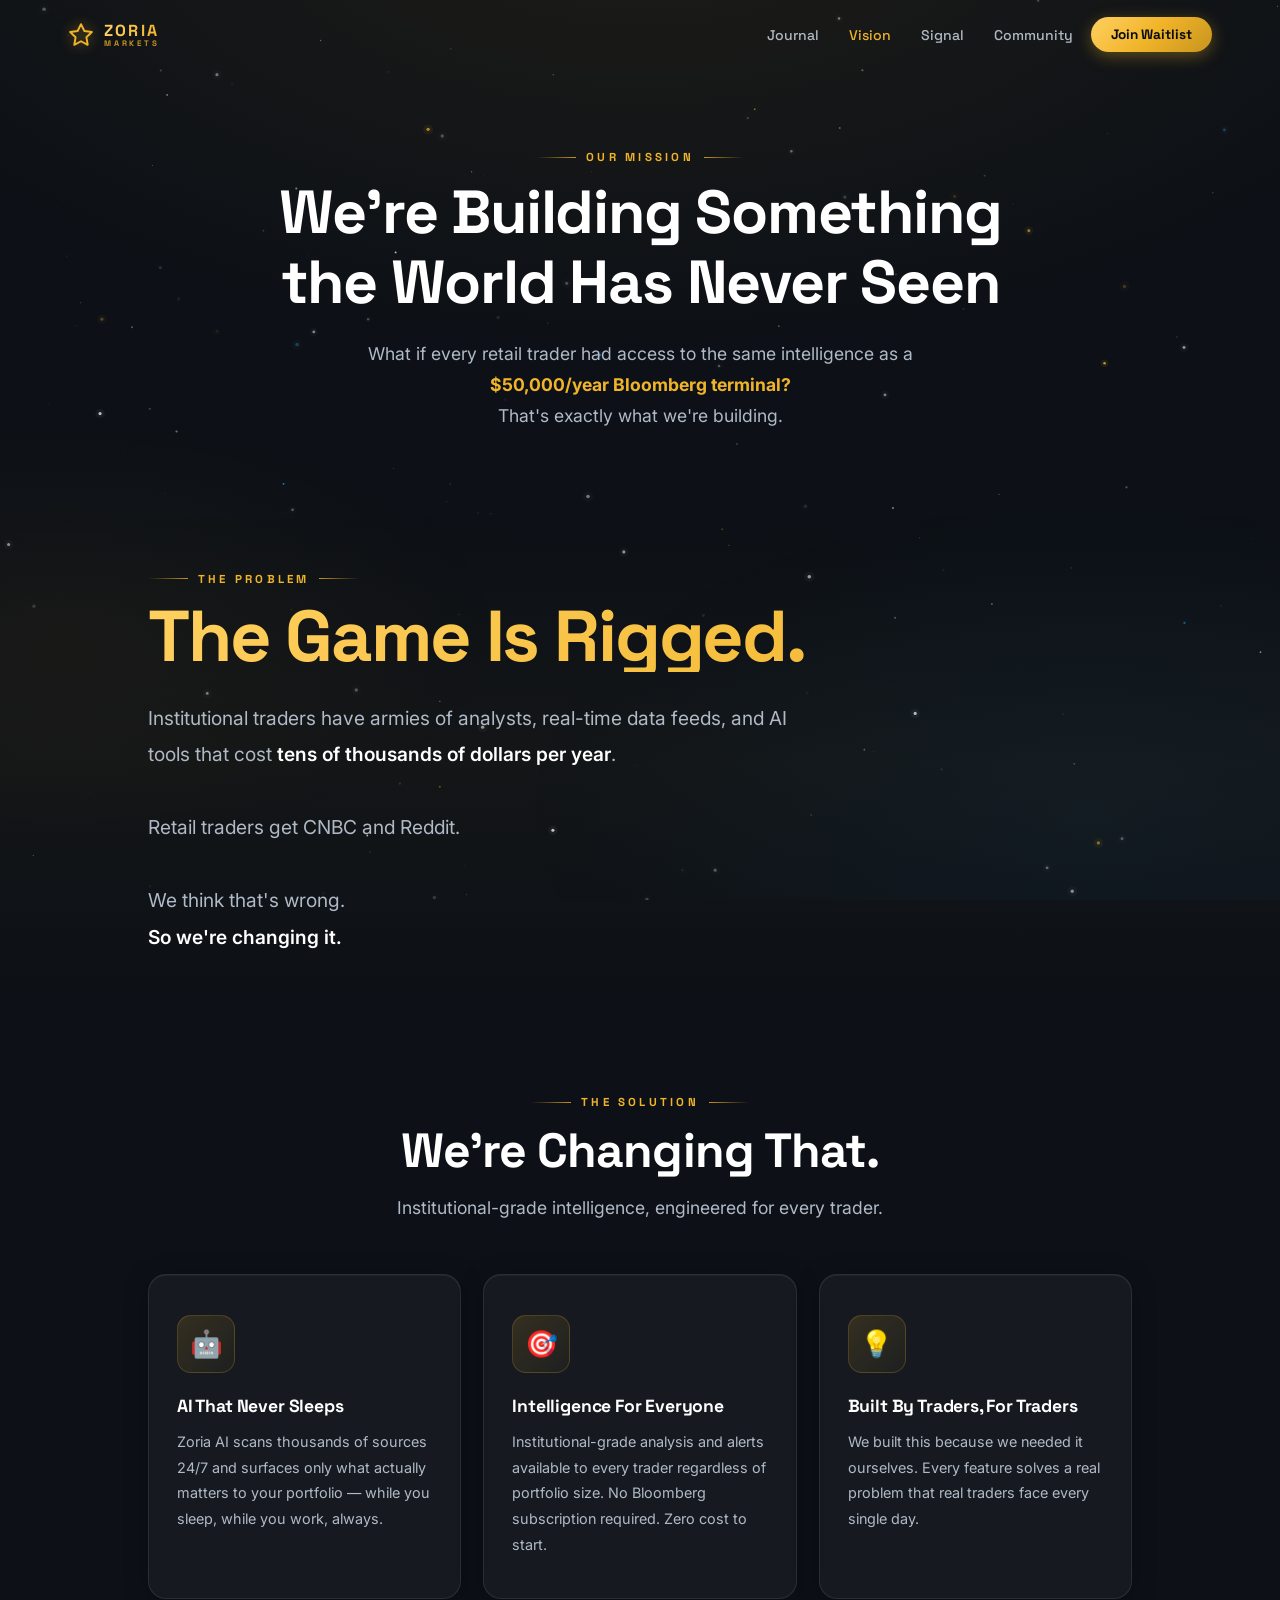
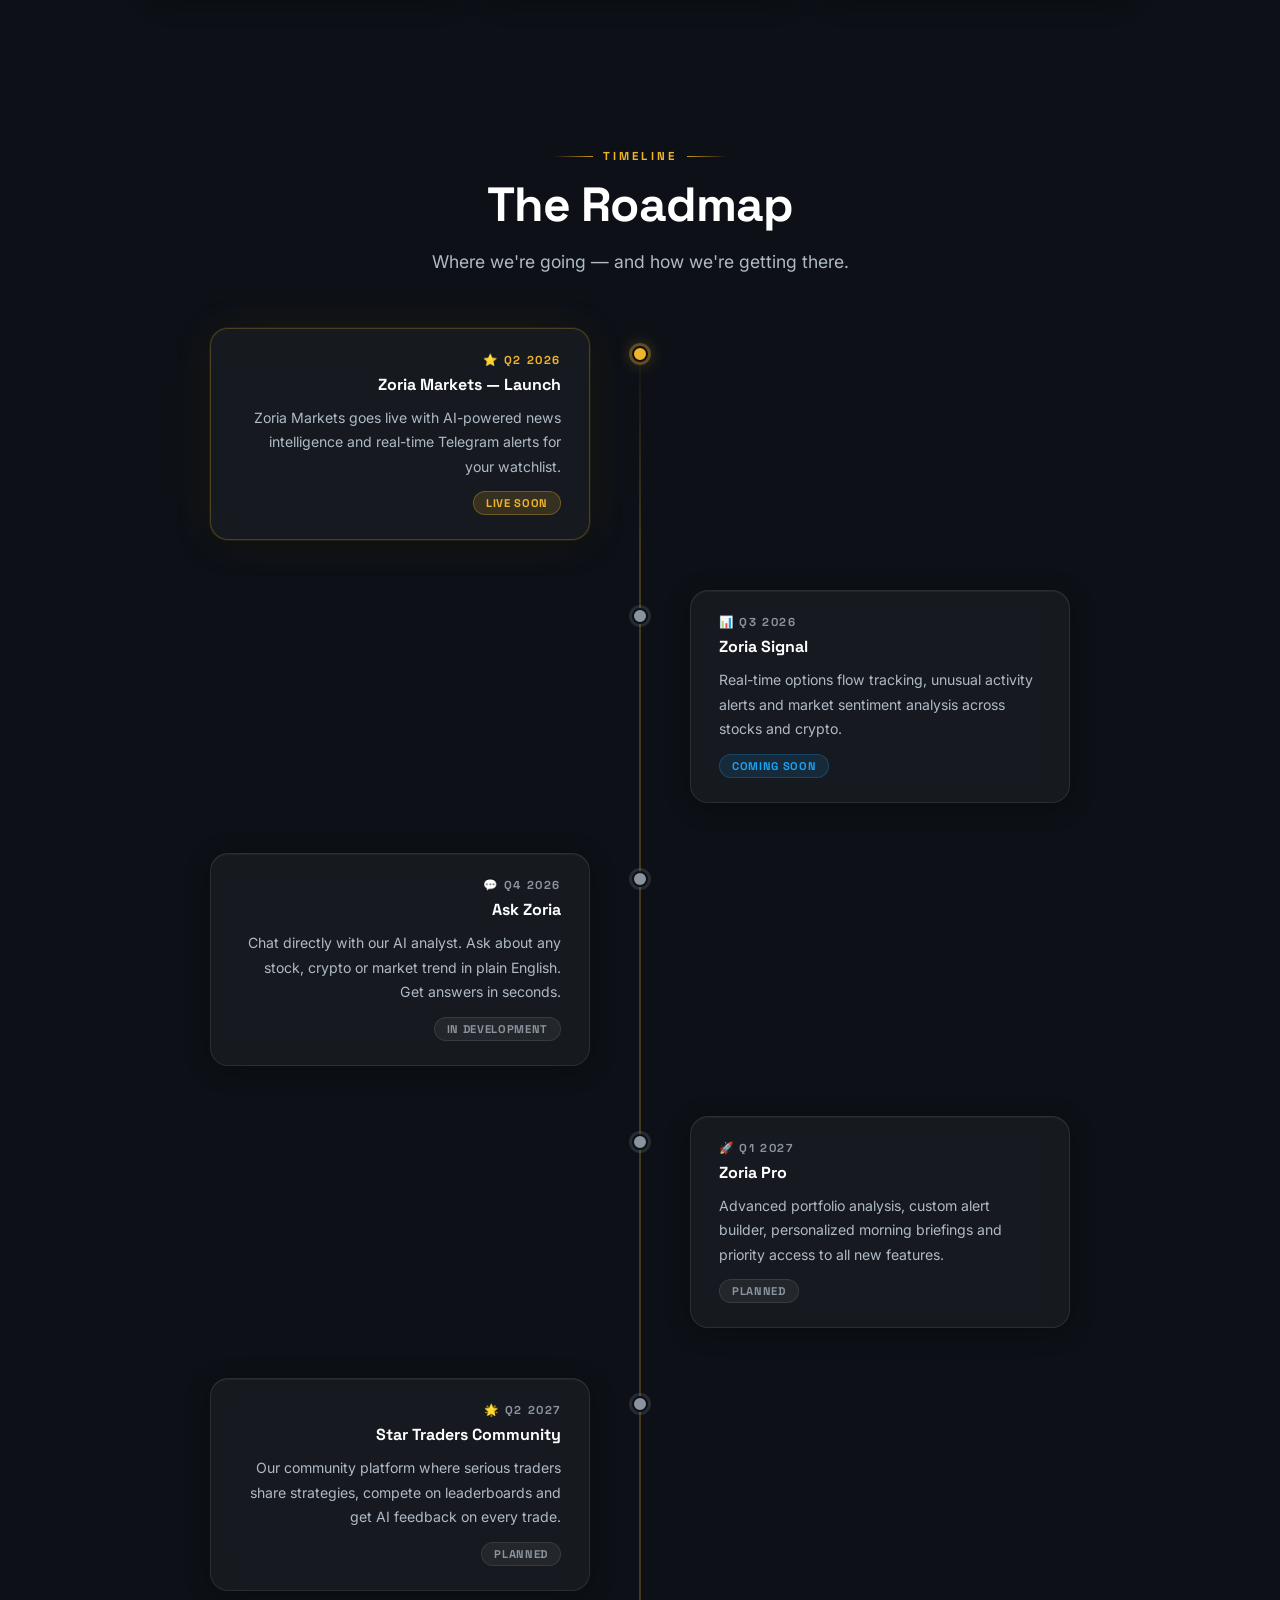
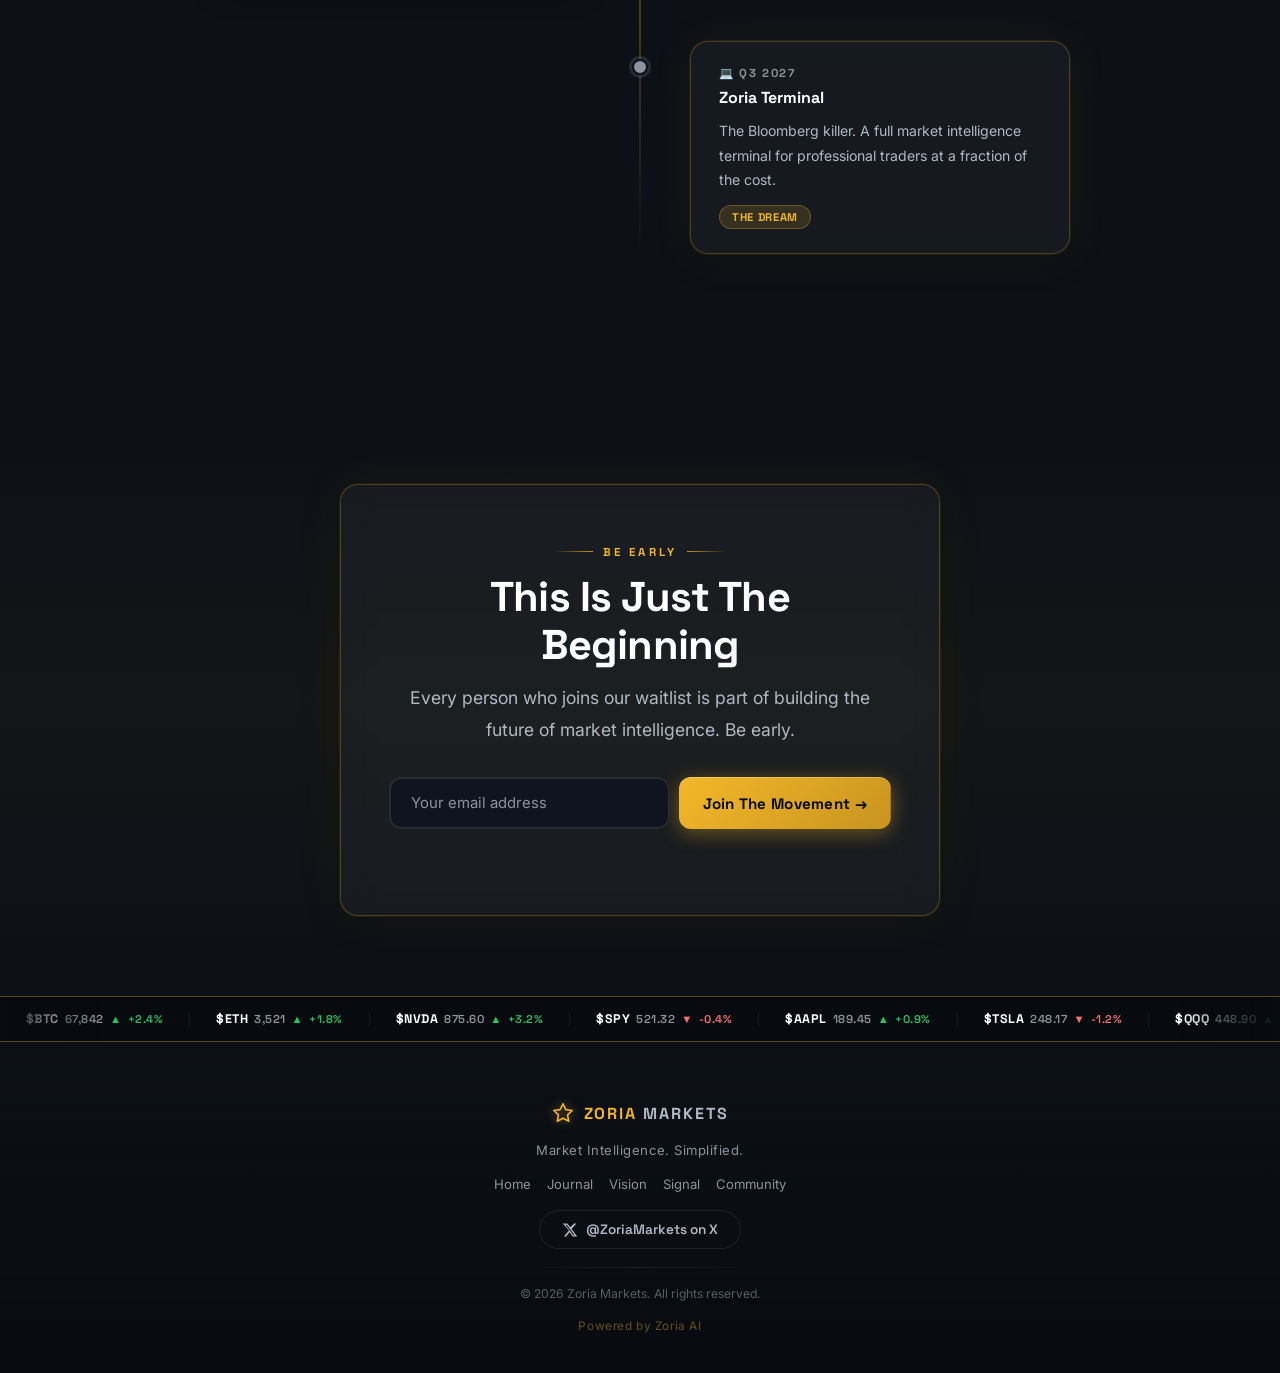
<file: vision.html>
<!DOCTYPE html>
<html lang="en">
<head>
<meta charset="UTF-8"/>
<meta name="viewport" content="width=device-width,initial-scale=1.0"/>
<meta name="description" content="Our Vision — Zoria Markets is building the future of market intelligence. The Bloomberg killer."/>
<meta name="theme-color" content="#0D1117"/>
<title>Our Vision — Zoria Markets</title>
<link rel="preconnect" href="https://fonts.googleapis.com"/>
<link rel="preconnect" href="https://fonts.gstatic.com" crossorigin/>
<link href="https://fonts.googleapis.com/css2?family=Inter:wght@300;400;500;600;700&family=Space+Grotesk:wght@400;500;600;700;800&display=swap" rel="stylesheet"/>
<style>
@property --angle{syntax:'<angle>';initial-value:0deg;inherits:false}
:root{--bg:#0D1117;--bg-deep:#080b10;--bg-card:rgba(255,255,255,0.04);--gold:#F0B429;--gold-b:#FFD060;--gold-d:#C8941F;--gold-g:rgba(240,180,41,0.35);--gold-gs:rgba(240,180,41,0.18);--gold-gx:rgba(240,180,41,0.08);--blue:#1DA1F2;--green:#22C55E;--red:#F87171;--white:#fff;--gray:#8B949E;--gray-l:#B0BAC6;--border:rgba(255,255,255,0.09);--border-g:rgba(240,180,41,0.25);--glass:blur(14px);--r:18px;--r-sm:12px;--r-xs:8px;--t:.3s cubic-bezier(.4,0,.2,1);--fh:'Space Grotesk',-apple-system,sans-serif;--fb:'Inter',-apple-system,sans-serif}
*,*::before,*::after{box-sizing:border-box;margin:0;padding:0}
html{scroll-behavior:smooth;-webkit-text-size-adjust:100%}
body{font-family:var(--fb);background:var(--bg);color:var(--white);min-height:100vh;overflow-x:hidden;-webkit-font-smoothing:antialiased;padding-top:70px}
a{color:inherit;text-decoration:none}button{font-family:inherit;cursor:pointer}
#starfield{position:fixed;inset:0;z-index:0;pointer-events:none}
body::before{content:'';position:fixed;inset:0;z-index:1;pointer-events:none;background:radial-gradient(ellipse 70% 50% at 50% -10%,rgba(240,180,41,.07) 0%,transparent 100%),radial-gradient(ellipse 45% 35% at 85% 90%,rgba(29,161,242,.05) 0%,transparent 100%),radial-gradient(ellipse 35% 25% at 5% 70%,rgba(240,180,41,.04) 0%,transparent 100%)}
.page-wrap{position:relative;z-index:2}
.nav{position:fixed;top:0;left:0;right:0;z-index:100;height:70px;transition:background var(--t),box-shadow var(--t),border-color var(--t);border-bottom:1px solid transparent}
.nav.scrolled{background:rgba(8,11,16,.9);backdrop-filter:var(--glass);-webkit-backdrop-filter:var(--glass);border-bottom-color:var(--border);box-shadow:0 4px 30px rgba(0,0,0,.5)}
.nav-inner{max-width:1200px;margin:0 auto;padding:0 28px;height:100%;display:flex;align-items:center;justify-content:space-between;gap:24px}
.nav-logo{display:flex;align-items:center;gap:10px;flex-shrink:0}
.nav-star{width:26px;height:26px;filter:drop-shadow(0 0 6px rgba(240,180,41,.5))}
.nav-brand{font-family:var(--fh);font-weight:800;line-height:1;display:flex;flex-direction:column}
.nav-z{font-size:1rem;letter-spacing:.14em;background:linear-gradient(90deg,var(--gold-b),var(--gold),var(--gold-b));background-size:200%;-webkit-background-clip:text;-webkit-text-fill-color:transparent;background-clip:text;animation:shimmer 4s linear infinite}
.nav-m{font-size:.5rem;letter-spacing:.35em;color:var(--gold-d);-webkit-text-fill-color:var(--gold-d)}
.nav-links{display:flex;align-items:center;gap:6px}
.nav-link{font-family:var(--fh);font-size:.88rem;font-weight:500;color:var(--gray-l);padding:7px 12px;border-radius:var(--r-xs);transition:color var(--t),background var(--t);white-space:nowrap}
.nav-link:hover{color:var(--white);background:rgba(255,255,255,.06)}.nav-link.active{color:var(--gold)}
.nav-cta{font-family:var(--fh);font-size:.85rem;font-weight:700;color:var(--bg-deep);background:linear-gradient(135deg,var(--gold-b),var(--gold),var(--gold-d));padding:9px 20px;border-radius:50px;white-space:nowrap;transition:transform var(--t),box-shadow var(--t);box-shadow:0 4px 16px rgba(240,180,41,.35)}
.nav-cta:hover{transform:translateY(-2px);box-shadow:0 8px 24px rgba(240,180,41,.5)}
.hamburger{display:none;flex-direction:column;gap:5px;background:none;border:none;padding:6px}
.hamburger span{display:block;width:22px;height:2px;background:var(--white);border-radius:2px;transition:transform var(--t),opacity var(--t);transform-origin:center}
.hamburger.open span:nth-child(1){transform:translateY(7px) rotate(45deg)}.hamburger.open span:nth-child(2){opacity:0}.hamburger.open span:nth-child(3){transform:translateY(-7px) rotate(-45deg)}
.ticker-wrap{position:relative;z-index:2;background:rgba(8,11,16,.96);border-top:1px solid rgba(240,180,41,.35);border-bottom:1px solid rgba(240,180,41,.35);overflow:hidden;height:46px;display:flex;align-items:center}
.ticker-wrap::before,.ticker-wrap::after{content:'';position:absolute;top:0;bottom:0;width:100px;z-index:3;pointer-events:none}
.ticker-wrap::before{left:0;background:linear-gradient(to right,rgba(8,11,16,1),transparent)}.ticker-wrap::after{right:0;background:linear-gradient(to left,rgba(8,11,16,1),transparent)}
.ticker-inner{display:flex;white-space:nowrap;animation:tickerScroll 45s linear infinite;will-change:transform}.ticker-inner:hover{animation-play-state:paused}
@keyframes tickerScroll{from{transform:translateX(0)}to{transform:translateX(-50%)}}
.ticker-item{display:inline-flex;align-items:center;gap:6px;padding:0 26px;font-family:var(--fh);font-size:.78rem;font-weight:600;letter-spacing:.04em;border-right:1px solid rgba(255,255,255,.06)}
.t-sym{color:var(--white);font-weight:700}.t-px{color:var(--gray);font-size:.72rem}.t-arr,.t-chg{font-size:.7rem}
.t-arr.up,.t-chg.up{color:var(--green)}.t-arr.dn,.t-chg.dn{color:var(--red)}
.site-footer{position:relative;z-index:2;padding:60px 24px 40px;background:linear-gradient(to top,rgba(8,11,16,.99) 0%,transparent 100%)}
.footer-inner{max-width:700px;margin:0 auto;display:flex;flex-direction:column;align-items:center;gap:18px;text-align:center}
.footer-brand{display:flex;align-items:center;gap:10px}
.footer-star{width:22px;height:22px;filter:drop-shadow(0 0 5px rgba(240,180,41,.5))}
.footer-name{font-family:var(--fh);font-size:1rem;font-weight:800;letter-spacing:.12em}
.footer-z{color:var(--gold)}.footer-mk{color:var(--gray-l)}
.footer-tagline{font-size:.82rem;color:var(--gray);letter-spacing:.04em}
.footer-nav{display:flex;flex-wrap:wrap;justify-content:center;gap:4px 16px}
.footer-nav a{font-size:.82rem;color:var(--gray);transition:color var(--t)}.footer-nav a:hover{color:var(--white)}
.footer-social{display:inline-flex;align-items:center;gap:8px;font-family:var(--fh);font-size:.85rem;font-weight:600;color:var(--gray-l);padding:10px 22px;border:1px solid var(--border);border-radius:50px;transition:all var(--t)}
.footer-social svg{width:16px;height:16px;fill:currentColor}.footer-social:hover{color:var(--white);border-color:rgba(255,255,255,.2);background:rgba(255,255,255,.05)}
.footer-divider{width:240px;height:1px;background:linear-gradient(to right,transparent,var(--border),transparent)}
.footer-copy{font-size:.76rem;color:rgba(139,148,158,.6)}.footer-powered{font-size:.74rem;color:rgba(240,180,41,.4);letter-spacing:.05em}
.section-inner{max-width:1040px;margin:0 auto;padding:0 28px}
.s-label{font-family:var(--fh);font-size:.72rem;font-weight:700;letter-spacing:.28em;text-transform:uppercase;color:var(--gold);margin-bottom:14px;display:flex;align-items:center;gap:10px}
.s-label::before,.s-label::after{content:'';flex:1;max-width:40px;height:1px;background:linear-gradient(to right,transparent,var(--gold-d))}
.s-label::after{background:linear-gradient(to left,transparent,var(--gold-d))}
.s-title{font-family:var(--fh);font-size:clamp(1.9rem,4vw,3rem);font-weight:700;color:var(--white);letter-spacing:-.02em;margin-bottom:14px;line-height:1.15}
.s-sub{font-size:clamp(.95rem,2vw,1.1rem);color:var(--gray-l);line-height:1.78;max-width:640px}
.glass-card{background:var(--bg-card);border:1px solid var(--border);backdrop-filter:var(--glass);-webkit-backdrop-filter:var(--glass);border-radius:var(--r);transition:transform var(--t),box-shadow var(--t),border-color var(--t);box-shadow:0 1px 0 rgba(255,255,255,.05) inset,0 4px 24px rgba(0,0,0,.3)}
.glass-card:hover{transform:translateY(-6px);border-color:var(--border-g);box-shadow:0 1px 0 rgba(255,255,255,.08) inset,0 20px 50px rgba(0,0,0,.45),0 0 40px var(--gold-gx)}
.gold-card{border-color:var(--border-g)!important;box-shadow:0 0 0 1px rgba(240,180,41,.08),0 4px 30px rgba(0,0,0,.35),0 0 50px var(--gold-gx)!important}
.icon-box{display:inline-flex;align-items:center;justify-content:center;width:58px;height:58px;border-radius:14px;background:linear-gradient(135deg,rgba(240,180,41,.14) 0%,rgba(240,180,41,.04) 100%);border:1px solid rgba(240,180,41,.2);font-size:1.65rem;margin-bottom:22px;transition:transform var(--t),box-shadow var(--t);flex-shrink:0}
.glass-card:hover .icon-box,.tilt-card:hover .icon-box{transform:scale(1.1) rotate(-4deg);box-shadow:0 0 22px rgba(240,180,41,.25)}
.btn-gold{display:inline-flex;align-items:center;gap:8px;padding:14px 28px;background:linear-gradient(135deg,var(--gold-b) 0%,var(--gold) 50%,var(--gold-d) 100%);background-size:200%;background-position:100% 0;border:none;border-radius:50px;color:var(--bg-deep);font-family:var(--fh);font-size:.95rem;font-weight:700;cursor:pointer;letter-spacing:.02em;white-space:nowrap;transition:background-position .4s,transform var(--t),box-shadow var(--t);box-shadow:0 4px 20px rgba(240,180,41,.4),0 1px 0 rgba(255,255,255,.25) inset;overflow:hidden;position:relative}
.btn-gold::after{content:'';position:absolute;top:0;left:-100%;width:60%;height:100%;background:linear-gradient(90deg,transparent,rgba(255,255,255,.22),transparent);transform:skewX(-20deg);transition:left .5s}
.btn-gold:hover{background-position:0% 0;transform:translateY(-2px);box-shadow:0 8px 32px rgba(240,180,41,.55)}.btn-gold:hover::after{left:160%}
.email-row{display:flex;gap:10px;max-width:520px}
.input-wrap{position:relative;flex:1;border-radius:var(--r-sm);padding:1.5px;background:rgba(255,255,255,.07)}
.input-wrap::before{content:'';position:absolute;inset:0;border-radius:inherit;background:conic-gradient(from var(--angle),var(--gold-d),var(--gold-b),var(--blue),var(--gold-d));opacity:0;transition:opacity .4s;animation:borderSpin 3s linear infinite}
.input-wrap.input-focused::before{opacity:1}
@keyframes borderSpin{to{--angle:360deg}}
.email-input{position:relative;z-index:1;display:block;width:100%;padding:15px 20px;background:#0e1520;border:none;border-radius:calc(var(--r-sm) - 1.5px);color:var(--white);font-family:var(--fb);font-size:.93rem;outline:none;-webkit-appearance:none}
.email-input::placeholder{color:var(--gray)}.email-input.shake{animation:shake .4s ease}
@keyframes shake{0%,100%{transform:translateX(0)}20%{transform:translateX(-7px)}40%{transform:translateX(7px)}60%{transform:translateX(-4px)}80%{transform:translateX(4px)}}
.form-error{font-size:.82rem;color:#F87171;margin-top:8px;min-height:18px}
.badge{display:inline-flex;align-items:center;gap:5px;padding:4px 12px;border-radius:50px;font-family:var(--fh);font-size:.7rem;font-weight:700;letter-spacing:.06em;text-transform:uppercase}
.badge-gold{background:rgba(240,180,41,.15);color:var(--gold);border:1px solid rgba(240,180,41,.3)}
.badge-blue{background:rgba(29,161,242,.12);color:var(--blue);border:1px solid rgba(29,161,242,.25)}
.badge-gray{background:rgba(255,255,255,.06);color:var(--gray);border:1px solid var(--border)}
.fade-up{opacity:0;transform:translateY(36px);transition:opacity .75s cubic-bezier(.22,1,.36,1),transform .75s cubic-bezier(.22,1,.36,1);transition-delay:var(--delay,0s)}
.fade-up.visible{opacity:1;transform:translateY(0)}
@keyframes shimmer{0%{background-position:200% center}100%{background-position:-200% center}}
@keyframes floatY{0%,100%{transform:translateY(0)}50%{transform:translateY(-10px)}}
/* VISION SPECIFIC */
.vision-hero{padding:80px 28px 70px;text-align:center}
.problem-section{padding:70px 28px;background:linear-gradient(180deg,transparent,rgba(240,180,41,.03) 50%,transparent)}
.problem-heading{font-family:var(--fh);font-size:clamp(2.5rem,6vw,4.5rem);font-weight:800;letter-spacing:-.03em;background:linear-gradient(135deg,var(--gold-b),var(--gold));-webkit-background-clip:text;-webkit-text-fill-color:transparent;background-clip:text;margin-bottom:28px;line-height:1}
.problem-text{font-size:clamp(1rem,2.2vw,1.2rem);color:var(--gray-l);line-height:1.9;max-width:640px}
.problem-text strong{color:var(--white);font-weight:600}
.solution-section{padding:70px 28px;text-align:center}
.vision-cards{display:grid;grid-template-columns:repeat(3,1fr);gap:22px;max-width:1000px;margin:0 auto}
.vision-card{padding:40px 28px;text-align:left}
.card-title{font-family:var(--fh);font-size:1.1rem;font-weight:700;color:var(--white);margin-bottom:12px;letter-spacing:-.01em}
.card-text{font-size:.9rem;color:var(--gray-l);line-height:1.8}
.roadmap-section{padding:80px 28px 100px}
.roadmap{position:relative;max-width:900px;margin:50px auto 0}
.roadmap::before{content:'';position:absolute;left:50%;top:0;bottom:0;width:2px;background:linear-gradient(to bottom,transparent,var(--border-g) 15%,var(--border-g) 85%,transparent);transform:translateX(-50%)}
.rm-item{position:relative;display:grid;grid-template-columns:1fr 60px 1fr;gap:0 20px;margin-bottom:50px;align-items:start}
.rm-item:nth-child(odd) .rm-card{grid-column:1;grid-row:1;justify-self:end;text-align:right}
.rm-item:nth-child(odd) .rm-dot{grid-column:2;grid-row:1}.rm-item:nth-child(odd) .rm-spacer{grid-column:3;grid-row:1}
.rm-item:nth-child(even) .rm-spacer{grid-column:1;grid-row:1}.rm-item:nth-child(even) .rm-dot{grid-column:2;grid-row:1}.rm-item:nth-child(even) .rm-card{grid-column:3;grid-row:1}
.rm-dot{display:flex;align-items:flex-start;justify-content:center;padding-top:18px}
.rm-dot-inner{width:16px;height:16px;border-radius:50%;background:var(--gold);border:2px solid var(--bg);box-shadow:0 0 0 3px rgba(240,180,41,.3),0 0 16px rgba(240,180,41,.4);position:relative;z-index:1}
.rm-item.dim .rm-dot-inner{background:var(--gray);box-shadow:0 0 0 3px rgba(139,148,158,.2)}
.rm-card{padding:24px 28px;max-width:380px}
.rm-eyebrow{font-family:var(--fh);font-size:.72rem;font-weight:700;letter-spacing:.14em;color:var(--gold);margin-bottom:8px;display:flex;align-items:center;gap:8px}
.rm-item.dim .rm-eyebrow{color:var(--gray)}.rm-item:nth-child(odd) .rm-eyebrow{justify-content:flex-end}
.rm-title{font-family:var(--fh);font-size:1rem;font-weight:700;color:var(--white);margin-bottom:10px;line-height:1.3}
.rm-desc{font-size:.88rem;color:var(--gray-l);line-height:1.75}
.rm-badge{display:inline-flex;margin-top:12px}
.join-movement{padding:80px 28px;text-align:center;background:linear-gradient(180deg,transparent,rgba(240,180,41,.03) 50%,transparent)}
.movement-box{max-width:600px;margin:0 auto;padding:60px 48px}
@media(max-width:768px){
  .hamburger{display:flex}.nav-links{display:none;position:absolute;top:70px;left:0;right:0;background:rgba(8,11,16,.97);backdrop-filter:var(--glass);-webkit-backdrop-filter:var(--glass);border-bottom:1px solid var(--border);flex-direction:column;padding:16px 24px 24px;gap:4px}.nav-links.open{display:flex}
  .nav-link{padding:12px 14px;font-size:.95rem}.nav-cta{text-align:center;margin-top:8px;padding:13px;border-radius:var(--r-sm)}
  .vision-cards{grid-template-columns:1fr;max-width:500px;margin-left:auto;margin-right:auto}
  .roadmap::before{left:24px}.rm-item{grid-template-columns:50px 1fr;gap:0 16px}
  .rm-item:nth-child(odd) .rm-card,.rm-item:nth-child(even) .rm-card{grid-column:2;grid-row:1;justify-self:start;text-align:left;max-width:100%}
  .rm-item:nth-child(odd) .rm-dot,.rm-item:nth-child(even) .rm-dot{grid-column:1;grid-row:1}.rm-item .rm-spacer{display:none}
  .rm-item:nth-child(odd) .rm-eyebrow{justify-content:flex-start}
  .movement-box{padding:36px 28px}.email-row{flex-direction:column}
  .email-row .btn-gold{width:100%;justify-content:center;border-radius:var(--r-sm);height:52px}
}
@media(max-width:480px){body{padding-top:64px}.nav{height:64px}.nav-links{top:64px}}
@media(prefers-reduced-motion:reduce){*,*::before,*::after{animation-duration:.01ms!important;animation-iteration-count:1!important;transition-duration:.01ms!important}.ticker-inner{animation:none}}
</style>
</head>
<body data-page="vision">
<canvas id="starfield"></canvas>

<nav class="nav" id="nav">
  <div class="nav-inner">
    <a href="index.html" class="nav-logo"><svg class="nav-star" viewBox="0 0 24 24" xmlns="http://www.w3.org/2000/svg" aria-hidden="true"><polygon points="12,2 15.09,8.26 22,9.27 17,14.14 18.18,21.02 12,17.77 5.82,21.02 7,14.14 2,9.27 8.91,8.26" fill="none" stroke="#F0B429" stroke-width="1.8" stroke-linejoin="round"/></svg><span class="nav-brand"><span class="nav-z">ZORIA</span><span class="nav-m">MARKETS</span></span></a>
    <div class="nav-links" id="nav-links">
      <a href="journal.html" class="nav-link" data-nav="journal">Journal</a>
      <a href="vision.html" class="nav-link" data-nav="vision">Vision</a>
      <a href="signal.html" class="nav-link" data-nav="signal">Signal</a>
      <a href="community.html" class="nav-link" data-nav="community">Community</a>
      <a href="index.html#waitlist" class="nav-cta">Join Waitlist</a>
    </div>
    <button class="hamburger" id="hamburger" aria-label="Toggle menu" aria-expanded="false"><span></span><span></span><span></span></button>
  </div>
</nav>

<div class="page-wrap">

  <section class="vision-hero fade-up">
    <div class="section-inner" style="text-align:center">
      <div class="s-label" style="justify-content:center">Our Mission</div>
      <h1 class="s-title" style="font-size:clamp(2rem,5.5vw,3.8rem);max-width:800px;margin:0 auto 20px">We're Building Something<br>the World Has Never Seen</h1>
      <p class="s-sub" style="margin:0 auto">What if every retail trader had access to the same intelligence as a <strong style="color:var(--gold)">$50,000/year Bloomberg terminal?</strong><br>That's exactly what we're building.</p>
    </div>
  </section>

  <section class="problem-section">
    <div class="section-inner">
      <div class="s-label">The Problem</div>
      <h2 class="problem-heading fade-up">The Game Is Rigged.</h2>
      <p class="problem-text fade-up">Institutional traders have armies of analysts, real-time data feeds, and AI tools that cost <strong>tens of thousands of dollars per year</strong>.<br><br>Retail traders get CNBC and Reddit.<br><br>We think that's wrong.<br><strong>So we're changing it.</strong></p>
    </div>
  </section>

  <section class="solution-section">
    <div class="section-inner">
      <div class="s-label" style="justify-content:center">The Solution</div>
      <h2 class="s-title fade-up" style="text-align:center">We're Changing That.</h2>
      <p class="s-sub fade-up" style="text-align:center;margin:0 auto 50px">Institutional-grade intelligence, engineered for every trader.</p>
      <div class="vision-cards">
        <div class="vision-card glass-card tilt-card fade-up" style="--delay:.04s"><div class="icon-box" aria-hidden="true">🤖</div><h3 class="card-title">AI That Never Sleeps</h3><p class="card-text">Zoria AI scans thousands of sources 24/7 and surfaces only what actually matters to your portfolio — while you sleep, while you work, always.</p></div>
        <div class="vision-card glass-card tilt-card fade-up" style="--delay:.12s"><div class="icon-box" aria-hidden="true">🎯</div><h3 class="card-title">Intelligence For Everyone</h3><p class="card-text">Institutional-grade analysis and alerts available to every trader regardless of portfolio size. No Bloomberg subscription required. Zero cost to start.</p></div>
        <div class="vision-card glass-card tilt-card fade-up" style="--delay:.2s"><div class="icon-box" aria-hidden="true">💡</div><h3 class="card-title">Built By Traders, For Traders</h3><p class="card-text">We built this because we needed it ourselves. Every feature solves a real problem that real traders face every single day.</p></div>
      </div>
    </div>
  </section>

  <section class="roadmap-section">
    <div class="section-inner">
      <div class="s-label" style="justify-content:center">Timeline</div>
      <h2 class="s-title fade-up" style="text-align:center">The Roadmap</h2>
      <p class="s-sub fade-up" style="text-align:center;margin:0 auto 10px">Where we're going — and how we're getting there.</p>
      <div class="roadmap">
        <div class="rm-item fade-up">
          <div class="rm-card glass-card gold-card"><div class="rm-eyebrow">⭐ Q2 2026</div><h3 class="rm-title">Zoria Markets — Launch</h3><p class="rm-desc">Zoria Markets goes live with AI-powered news intelligence and real-time Telegram alerts for your watchlist.</p><div class="rm-badge"><span class="badge badge-gold">LIVE SOON</span></div></div>
          <div class="rm-dot"><div class="rm-dot-inner"></div></div><div class="rm-spacer"></div>
        </div>
        <div class="rm-item dim fade-up" style="--delay:.08s">
          <div class="rm-spacer"></div><div class="rm-dot"><div class="rm-dot-inner"></div></div>
          <div class="rm-card glass-card"><div class="rm-eyebrow">📊 Q3 2026</div><h3 class="rm-title">Zoria Signal</h3><p class="rm-desc">Real-time options flow tracking, unusual activity alerts and market sentiment analysis across stocks and crypto.</p><div class="rm-badge"><span class="badge badge-blue">COMING SOON</span></div></div>
        </div>
        <div class="rm-item dim fade-up" style="--delay:.12s">
          <div class="rm-card glass-card"><div class="rm-eyebrow">💬 Q4 2026</div><h3 class="rm-title">Ask Zoria</h3><p class="rm-desc">Chat directly with our AI analyst. Ask about any stock, crypto or market trend in plain English. Get answers in seconds.</p><div class="rm-badge"><span class="badge badge-gray">IN DEVELOPMENT</span></div></div>
          <div class="rm-dot"><div class="rm-dot-inner"></div></div><div class="rm-spacer"></div>
        </div>
        <div class="rm-item dim fade-up" style="--delay:.16s">
          <div class="rm-spacer"></div><div class="rm-dot"><div class="rm-dot-inner"></div></div>
          <div class="rm-card glass-card"><div class="rm-eyebrow">🚀 Q1 2027</div><h3 class="rm-title">Zoria Pro</h3><p class="rm-desc">Advanced portfolio analysis, custom alert builder, personalized morning briefings and priority access to all new features.</p><div class="rm-badge"><span class="badge badge-gray">PLANNED</span></div></div>
        </div>
        <div class="rm-item dim fade-up" style="--delay:.2s">
          <div class="rm-card glass-card"><div class="rm-eyebrow">🌟 Q2 2027</div><h3 class="rm-title">Star Traders Community</h3><p class="rm-desc">Our community platform where serious traders share strategies, compete on leaderboards and get AI feedback on every trade.</p><div class="rm-badge"><span class="badge badge-gray">PLANNED</span></div></div>
          <div class="rm-dot"><div class="rm-dot-inner"></div></div><div class="rm-spacer"></div>
        </div>
        <div class="rm-item dim fade-up" style="--delay:.24s">
          <div class="rm-spacer"></div><div class="rm-dot"><div class="rm-dot-inner"></div></div>
          <div class="rm-card glass-card gold-card"><div class="rm-eyebrow">💻 Q3 2027</div><h3 class="rm-title">Zoria Terminal</h3><p class="rm-desc">The Bloomberg killer. A full market intelligence terminal for professional traders at a fraction of the cost.</p><div class="rm-badge"><span class="badge badge-gold">THE DREAM</span></div></div>
        </div>
      </div>
    </div>
  </section>

  <section class="join-movement fade-up">
    <div class="section-inner" style="text-align:center">
      <div class="movement-box glass-card gold-card">
        <div class="s-label" style="justify-content:center">Be Early</div>
        <h2 class="s-title" style="text-align:center;font-size:clamp(1.7rem,4vw,2.6rem)">This Is Just The Beginning</h2>
        <p class="s-sub" style="text-align:center;margin:0 auto 32px">Every person who joins our waitlist is part of building the future of market intelligence. Be early.</p>
        <form class="waitlist-form" novalidate>
          <div class="email-row" style="margin:0 auto">
            <div class="input-wrap"><input type="email" class="email-input" placeholder="Your email address" autocomplete="email" required aria-label="Email address"/></div>
            <button type="submit" class="btn-gold" style="border-radius:var(--r-sm);padding:0 24px;height:52px;white-space:nowrap"><span class="btn-text">Join The Movement →</span></button>
          </div>
          <div class="form-error" role="alert"></div>
        </form>
      </div>
    </div>
  </section>

</div>

<div class="ticker-wrap" role="marquee" aria-label="Live market data"><div class="ticker-inner" id="ticker-inner"></div></div>

<footer class="site-footer">
  <div class="footer-inner">
    <div class="footer-brand"><svg class="footer-star" viewBox="0 0 24 24" xmlns="http://www.w3.org/2000/svg" aria-hidden="true"><polygon points="12,2 15.09,8.26 22,9.27 17,14.14 18.18,21.02 12,17.77 5.82,21.02 7,14.14 2,9.27 8.91,8.26" fill="none" stroke="#F0B429" stroke-width="1.8" stroke-linejoin="round"/></svg><span class="footer-name"><span class="footer-z">ZORIA</span> <span class="footer-mk">MARKETS</span></span></div>
    <p class="footer-tagline">Market Intelligence. Simplified.</p>
    <nav class="footer-nav"><a href="index.html">Home</a><a href="journal.html">Journal</a><a href="vision.html">Vision</a><a href="signal.html">Signal</a><a href="community.html">Community</a></nav>
    <a href="https://x.com/zoriamarkets" class="footer-social" target="_blank" rel="noopener noreferrer"><svg viewBox="0 0 24 24" aria-hidden="true"><path d="M18.244 2.25h3.308l-7.227 8.26 8.502 11.24H16.17l-4.714-6.231-5.401 6.231H2.744l7.737-8.835L1.254 2.25H8.08l4.253 5.622L18.244 2.25zm-1.161 17.52h1.833L7.084 4.126H5.117L17.083 19.77z"/></svg>@ZoriaMarkets on X</a>
    <div class="footer-divider" aria-hidden="true"></div>
    <p class="footer-copy">© 2026 Zoria Markets. All rights reserved.</p>
    <p class="footer-powered">Powered by Zoria AI</p>
  </div>
</footer>

<script>
'use strict';
function debounce(fn,d){let t;return function(...a){clearTimeout(t);t=setTimeout(()=>fn.apply(this,a),d)}}
(function(){const nav=document.getElementById('nav'),hb=document.getElementById('hamburger'),nl=document.getElementById('nav-links');if(!nav)return;window.addEventListener('scroll',()=>nav.classList.toggle('scrolled',scrollY>40),{passive:true});nav.classList.toggle('scrolled',scrollY>40);if(hb&&nl){hb.addEventListener('click',()=>{const o=nl.classList.toggle('open');hb.classList.toggle('open',o);hb.setAttribute('aria-expanded',o)});nl.querySelectorAll('a').forEach(a=>a.addEventListener('click',()=>{nl.classList.remove('open');hb.classList.remove('open');hb.setAttribute('aria-expanded','false')}));document.addEventListener('click',e=>{if(!nav.contains(e.target)){nl.classList.remove('open');hb.classList.remove('open');hb.setAttribute('aria-expanded','false')}})}const page=document.body.dataset.page;if(page){const l=nav.querySelector('[data-nav="'+page+'"]');if(l)l.classList.add('active')}})();
(function(){const cv=document.getElementById('starfield');if(!cv)return;const cx=cv.getContext('2d');let W,H,stars=[];function r(a,b){return Math.random()*(b-a)+a}function mk(){return{x:r(0,W),y:r(0,H),rad:r(.3,1.8),base:r(.2,.9),spd:r(.012,.055),ph:r(0,6.28),dr:r(-.03,.03),gold:Math.random()<.13,blue:Math.random()<.08}}function resize(){W=cv.width=innerWidth;H=cv.height=innerHeight;stars=Array.from({length:180},mk)}let last=0;function draw(ts){const dt=Math.min((ts-last)/16.67,3);last=ts;cx.clearRect(0,0,W,H);for(const s of stars){s.ph+=s.spd*dt;const a=s.base*(.5+.5*Math.sin(s.ph));s.x=(s.x+s.dr*dt+W)%W;cx.beginPath();cx.arc(s.x,s.y,s.rad,0,6.28);cx.fillStyle=s.gold?`rgba(240,180,41,${a})`:s.blue?`rgba(29,161,242,${a})`:`rgba(255,255,255,${a})`;cx.fill();if(s.rad>1.2){cx.beginPath();cx.arc(s.x,s.y,s.rad*3,0,6.28);cx.fillStyle=s.gold?`rgba(240,180,41,${a*.1})`:`rgba(255,255,255,${a*.06})`;cx.fill()}}requestAnimationFrame(draw)}window.addEventListener('resize',debounce(resize,200));resize();requestAnimationFrame(draw);})();
(function(){document.querySelectorAll('.waitlist-form').forEach(form=>{const inp=form.querySelector('.email-input'),btn=form.querySelector('button[type=submit]'),err=form.querySelector('.form-error');if(!inp||!btn)return;const re=/^[^\s@]+@[^\s@]+\.[^\s@]+$/;function shake(el){el.classList.remove('shake');void el.offsetWidth;el.classList.add('shake');el.addEventListener('animationend',()=>el.classList.remove('shake'),{once:true})}form.addEventListener('submit',e=>{e.preventDefault();if(err)err.textContent='';const v=inp.value.trim();if(!v||!re.test(v)){if(err)err.textContent='Please enter a valid email address.';shake(inp);inp.focus();return}btn.disabled=true;const tx=btn.querySelector('.btn-text')||btn;tx.textContent='Joining…';setTimeout(()=>{localStorage.setItem('zoria_email',v);tx.textContent='⭐ You\'re on the list!';btn.style.background='rgba(240,180,41,.15)';btn.style.color='#F0B429';btn.style.border='1px solid rgba(240,180,41,.3)';btn.disabled=false},700)});});})();
(function(){document.querySelectorAll('.email-input').forEach(inp=>{const w=inp.closest('.input-wrap');if(!w)return;inp.addEventListener('focus',()=>w.classList.add('input-focused'));inp.addEventListener('blur',()=>w.classList.remove('input-focused'));});})();
(function(){if(window.matchMedia('(prefers-reduced-motion:reduce)').matches){document.querySelectorAll('.fade-up').forEach(e=>e.classList.add('visible'));return}const io=new IntersectionObserver(entries=>entries.forEach(e=>{if(e.isIntersecting){e.target.classList.add('visible');io.unobserve(e.target)}}),{threshold:.1,rootMargin:'0px 0px -30px 0px'});document.querySelectorAll('.fade-up').forEach(e=>io.observe(e));})();
(function(){const c=document.getElementById('ticker-inner');if(!c)return;const data=[{s:'$BTC',c:2.4,p:'67,842'},{s:'$ETH',c:1.8,p:'3,521'},{s:'$NVDA',c:3.2,p:'875.60'},{s:'$SPY',c:-.4,p:'521.32'},{s:'$AAPL',c:.9,p:'189.45'},{s:'$TSLA',c:-1.2,p:'248.17'},{s:'$QQQ',c:.7,p:'448.90'},{s:'$META',c:2.1,p:'493.81'},{s:'$MSFT',c:1.4,p:'412.55'},{s:'$AMZN',c:.6,p:'183.70'},{s:'$SOL',c:4.1,p:'152.33'},{s:'$GOLD',c:.3,p:'2,318'}];function item(d){const up=d.c>=0,el=document.createElement('span');el.className='ticker-item';el.innerHTML=`<span class="t-sym">${d.s}</span><span class="t-px">${d.p}</span><span class="t-arr ${up?'up':'dn'}">${up?'▲':'▼'}</span><span class="t-chg ${up?'up':'dn'}">${up?'+':''}${d.c.toFixed(1)}%</span>`;return el}const f1=document.createDocumentFragment(),f2=document.createDocumentFragment();data.forEach(d=>{f1.appendChild(item(d));f2.appendChild(item(d))});c.appendChild(f1);c.appendChild(f2);})();
(function(){if(window.matchMedia('(hover:none)').matches)return;document.querySelectorAll('.tilt-card').forEach(card=>{card.addEventListener('mousemove',e=>{const r=card.getBoundingClientRect(),dx=(e.clientX-r.left-r.width/2)/(r.width/2),dy=(e.clientY-r.top-r.height/2)/(r.height/2);card.style.transform=`translateY(-8px) perspective(900px) rotateX(${dy*-6}deg) rotateY(${dx*6}deg)`});card.addEventListener('mouseleave',()=>{card.style.transform='';card.style.transition='transform .5s cubic-bezier(.4,0,.2,1),box-shadow .3s,border-color .3s'});card.addEventListener('mouseenter',()=>{card.style.transition='box-shadow .3s,border-color .3s'});});})();
</script>
</body>
</html>
</file>
